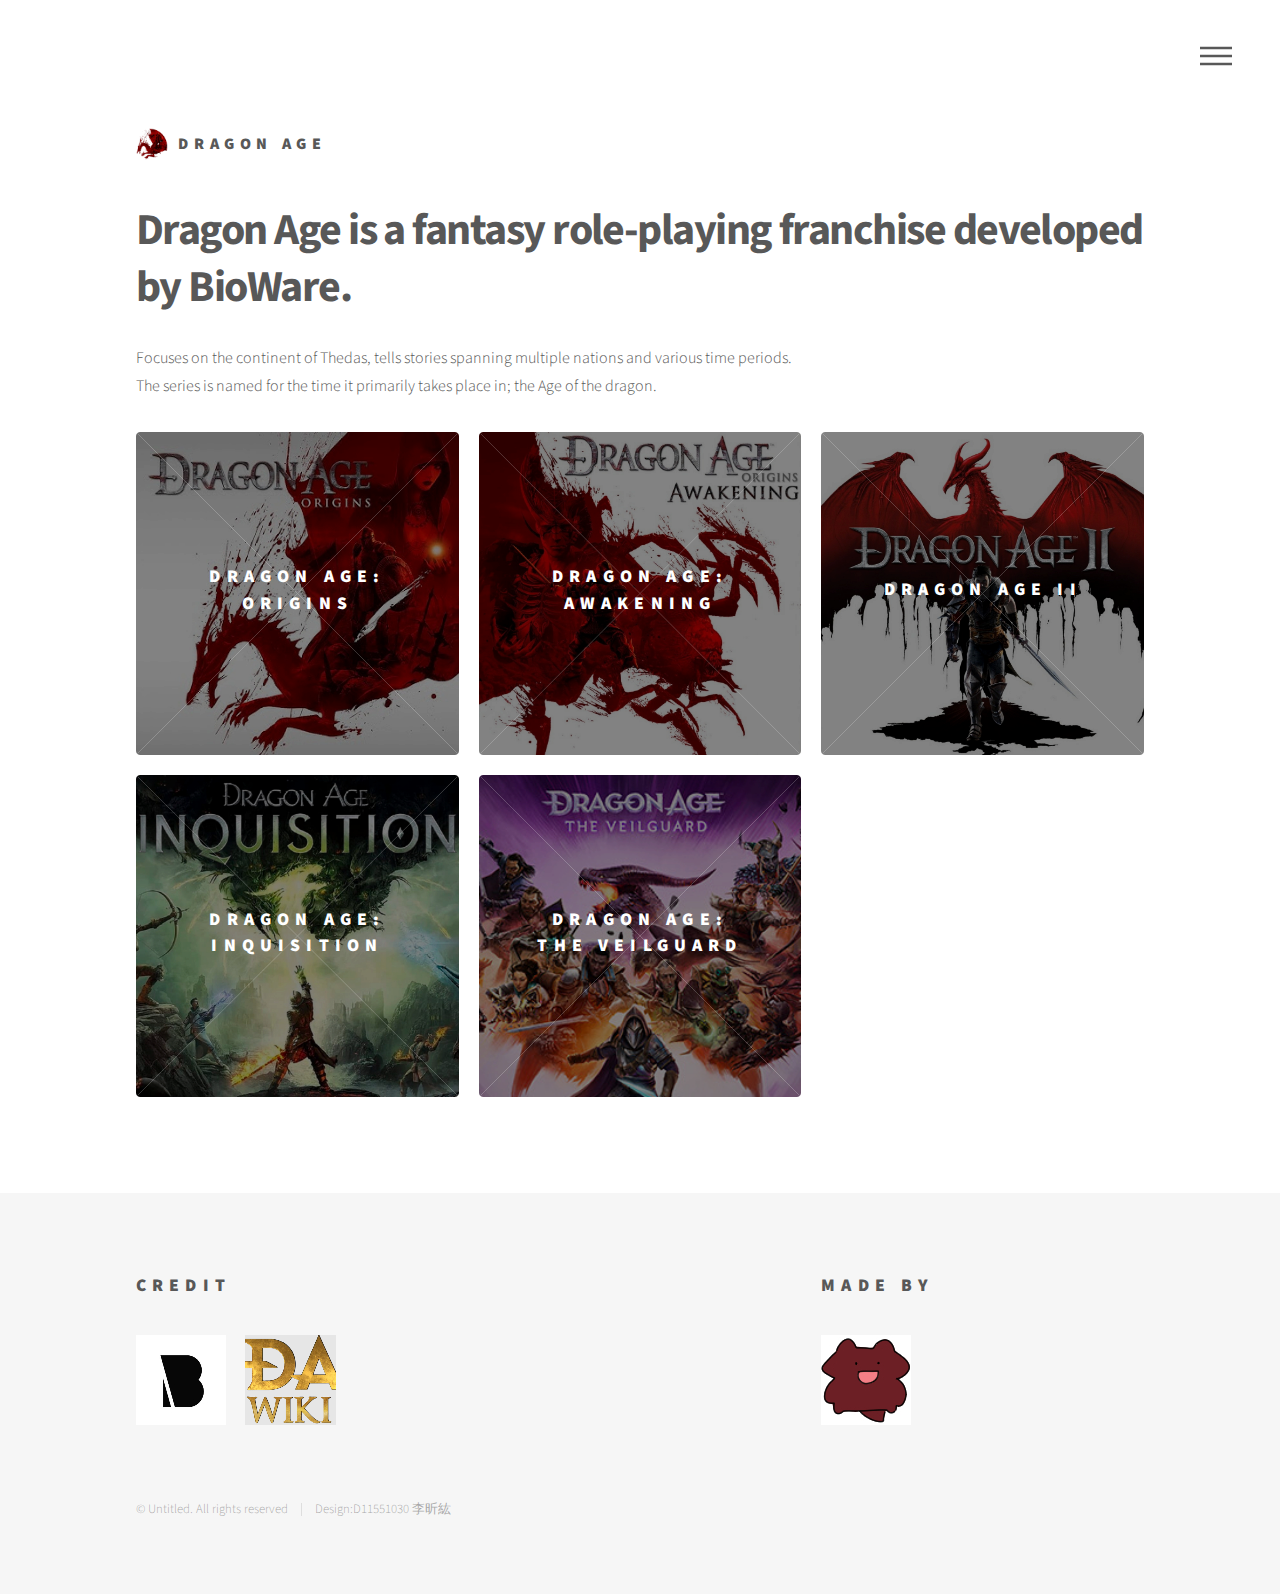
<file: endterm/index.html>
<!DOCTYPE HTML>
<!--
	Phantom by HTML5 UP
	html5up.net | @ajlkn
	Free for personal and commercial use under the CCA 3.0 license (html5up.net/license)
-->
<html>
	<head>
		<title>Dragon Age</title>
		<link rel="icon" type="image/x-icon" href="images/logo.png">
		<meta charset="utf-8" />
		<meta name="viewport" content="width=device-width, initial-scale=1, user-scalable=no" />
		<link rel="stylesheet" href="assets/css/main.css" />
		<noscript><link rel="stylesheet" href="assets/css/noscript.css" /></noscript>
	</head>
	<body class="is-preload">
		<!-- Wrapper -->
			<div id="wrapper">

				<!-- Header -->
					<header id="header">
						<div class="inner">

							<!-- Logo -->
								<a href="index.html" class="logo">
									<span class="symbol"><img src="images/logo.png" alt="" /></span><span class="title">Dragon Age</span>
								</a>

							<!-- Nav -->
								<nav>
									<ul>
										<li><a href="#menu">Menu</a></li>
									</ul>
								</nav>

						</div>
					</header>

				<!-- Menu -->
					<nav id="menu">
						<h2>Menu</h2>
						<ul>
							<li><a href="index.html">Home Page</a></li>
							<li><a href="generic1.html">Dragon age: Origins</a></li>
							<li><a href="generic2.html">Dragon Age: Awakening</a></li>
							<li><a href="generic3.html">Dragon Age II</a></li>
							<li><a href="generic4.html">Dragon Age: Inquisition</a></li>
							<li><a href="generic5.html">Dragon Age: The Veilguard</a></li>
						</ul>
					</nav>

				<!-- Main -->
					<div id="main">
						<div class="inner">
							<header>
								<h1>Dragon Age is a fantasy role-playing franchise developed<br />
									by BioWare.</a></h1>
								<p>Focuses on the continent of Thedas, tells stories spanning multiple nations and various time periods.<br/>
									The series is named for the time it primarily takes place in; the Age of the dragon.</p>
							</header>
							<section class="tiles">
								<article class="style1">
									<span class="image">
										<img src="images/hq720.jpg" alt="" />
									</span>
									<a href="generic1.html">
										<h2>Dragon Age:<br/>Origins</h2>
										<div class="content">
											<p>The first game of the Dragon Age series, released on November 3, 2009.</p>
										</div>
									</a>
								</article>
								<article class="style2">
									<span class="image">
										<img src="images/daa.jpg" alt="" />
									</span>
									<a href="generic2.html">
										<h2>Dragon Age:<br/>Awakening</h2>
										<div class="content">
											<p>The expansion pack of the first game, released on March 16, 2010.</p>
										</div>
									</a>
								</article>
								<article class="style3">
									<span class="image">
										<img src="images/da2.jpg" alt="" />
									</span>
									<a href="generic3.html">
										<h2>Dragon Age II</h2>
										<div class="content">
											<p>The second game of the series, released on March 8, 2011.</p>
										</div>
									</a>
								</article>
								<article class="style4">
									<span class="image">
										<img src="images/dai.jpg" alt="" />
									</span>
									<a href="generic4.html">
										<h2>Dragon Age:<br/>Inquisition</h2>
										<div class="content">
											<p>The third game of the series, released on November 18, 2014.</p>
										</div>
									</a>
								</article>
								<article class="style5">
									<span class="image">
										<img src="images/datv.jpg" alt="" />
									</span>
									<a href="generic5.html">
										<h2>Dragon Age:<br/>The Veilguard</h2>
										<div class="content">
											<p>The fourth game of the series, released on October 31, 2024.</p>
										</div>
									</a>
								</article>
							</section>
						</div>
					</div>

				<!-- Footer -->
					<footer id="footer">
						<div class="inner">
							<section>
								<h2>Credit</h2>
								<ul class="icons">
									<li><img src="images/biowarelogo.jpg"></li>
									<li><img src="images/Dawiki.png"></li>
							</section>
							<section>
								<h2>Made by</h2>
								<ul class="icons">
									<li><img src="images/mobao.jpg"></li>
								</ul>
							</section>
							<ul class="copyright">
								<li>&copy; Untitled. All rights reserved</li><li>Design:D11551030 李昕紘</li>
							</ul>
						</div>
					</footer>

			</div>

		<!-- Scripts -->
			<script src="assets/js/jquery.min.js"></script>
			<script src="assets/js/browser.min.js"></script>
			<script src="assets/js/breakpoints.min.js"></script>
			<script src="assets/js/util.js"></script>
			<script src="assets/js/main.js"></script>

	</body>
</html>
</file>
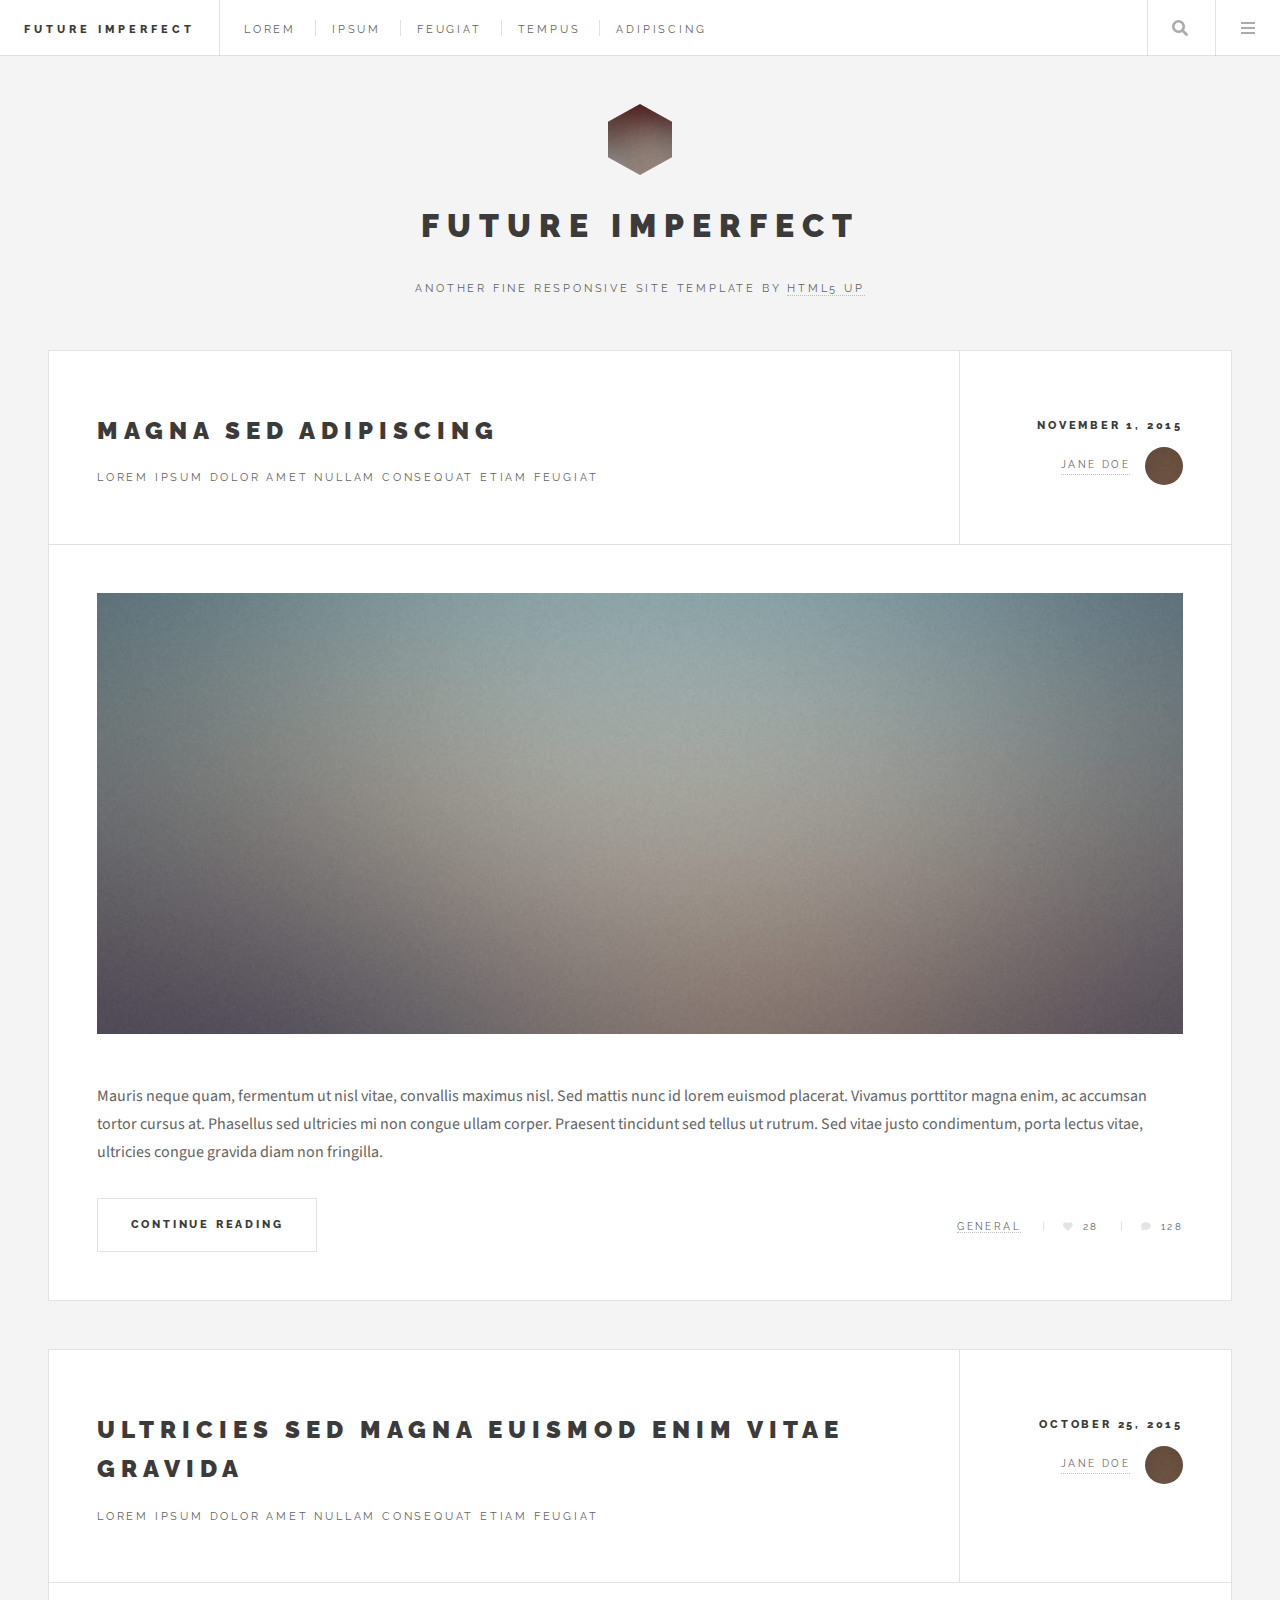
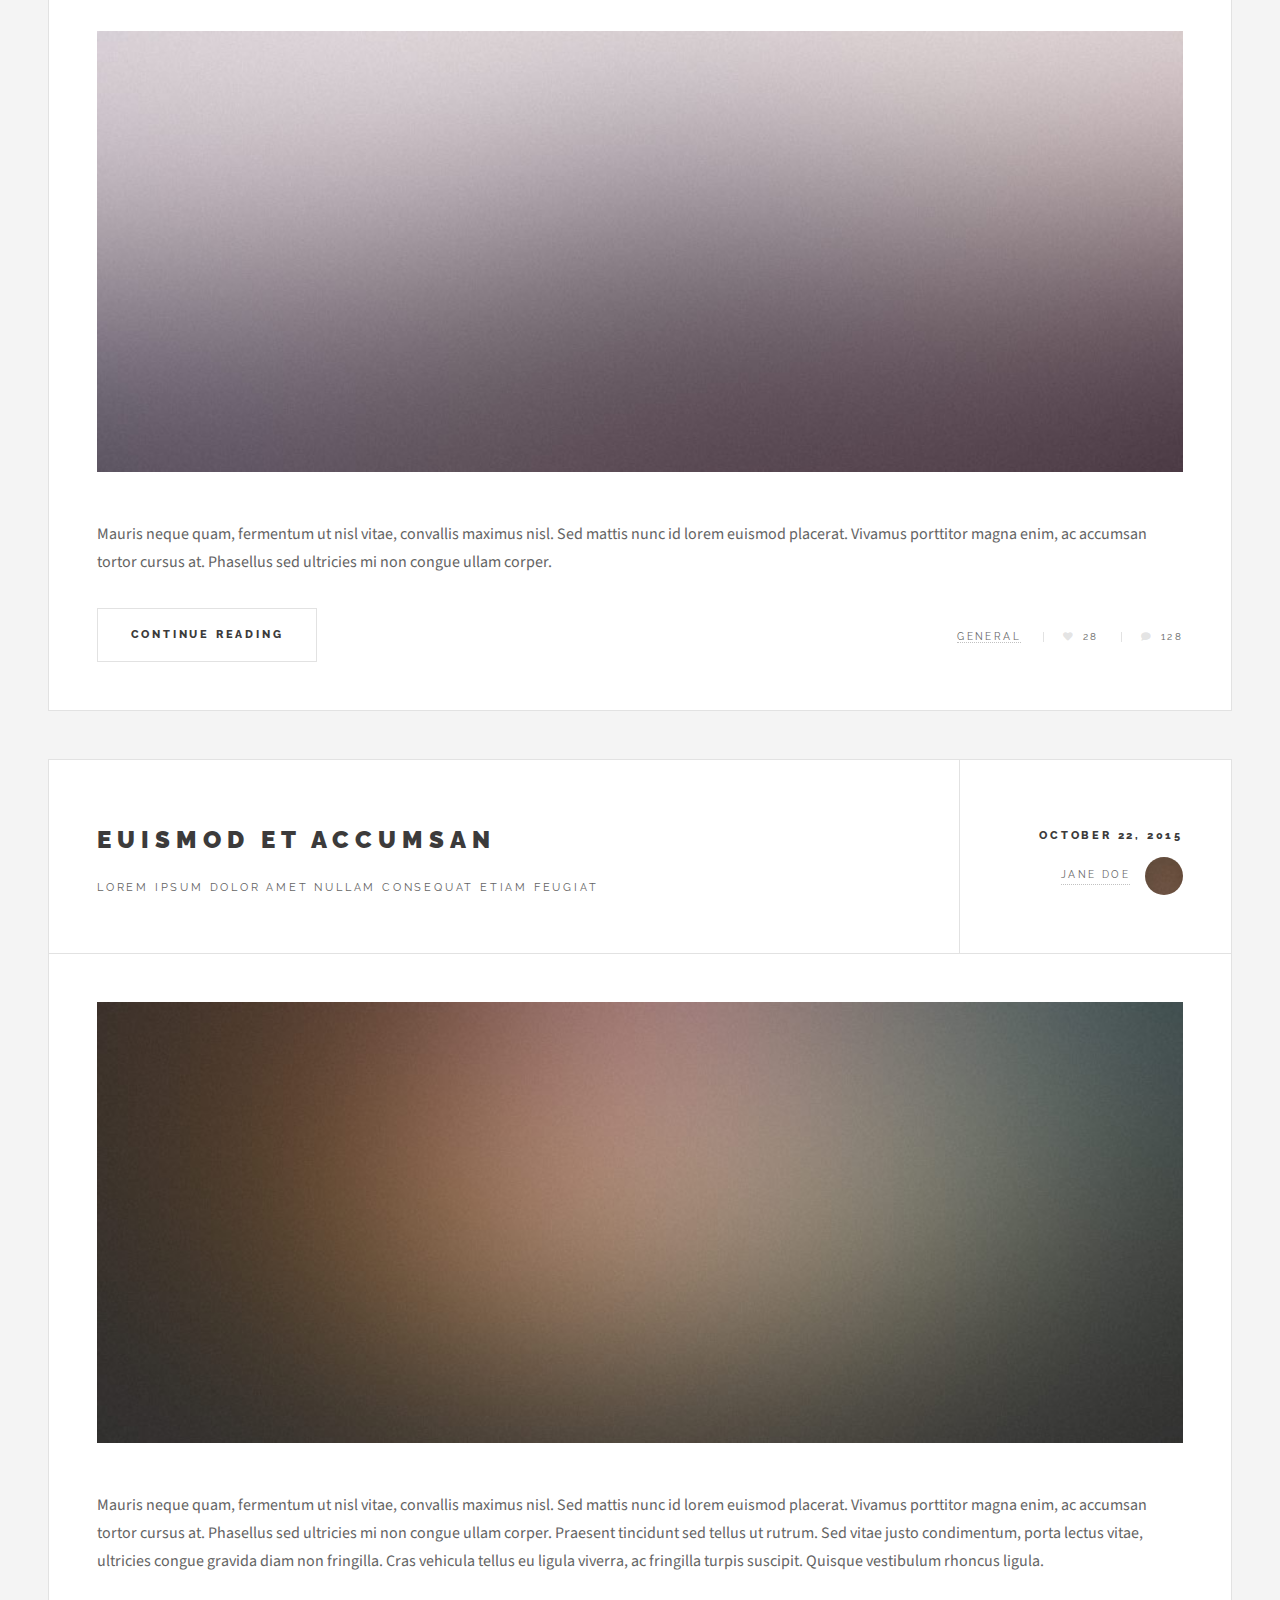
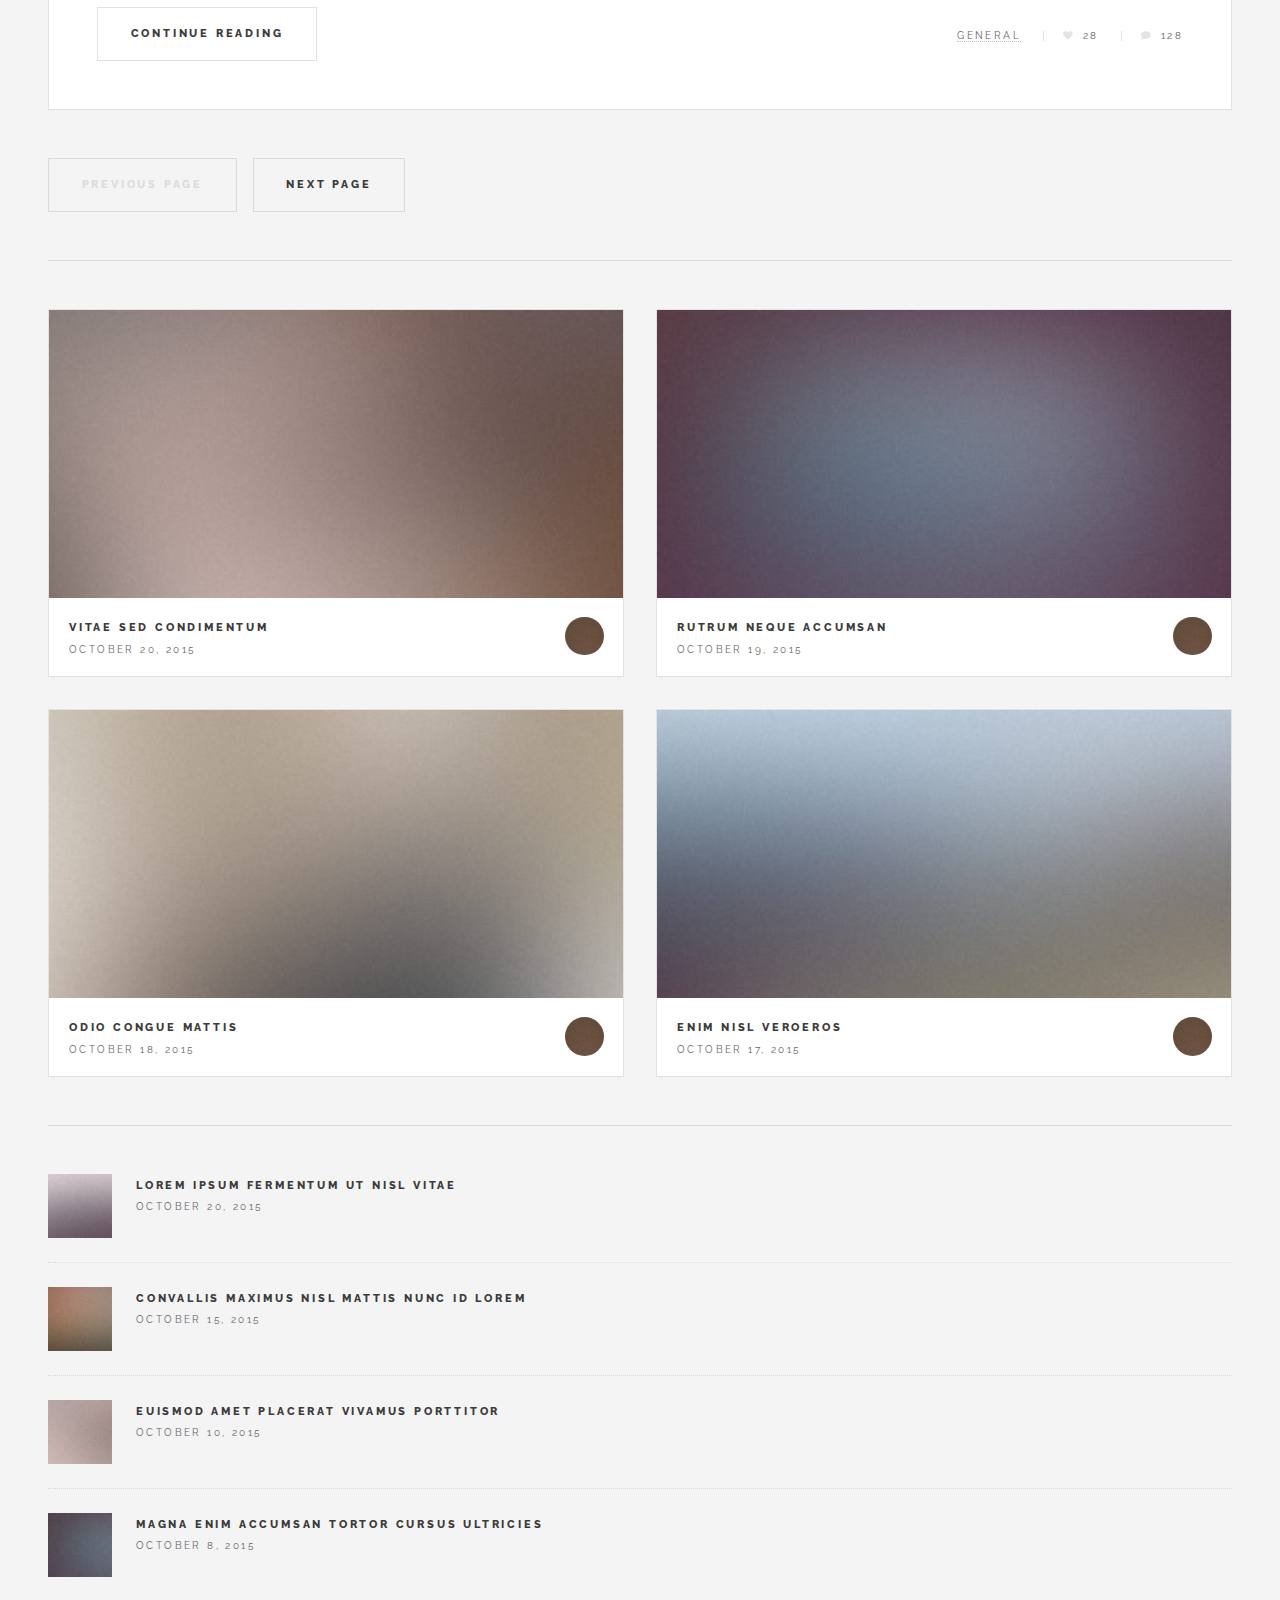
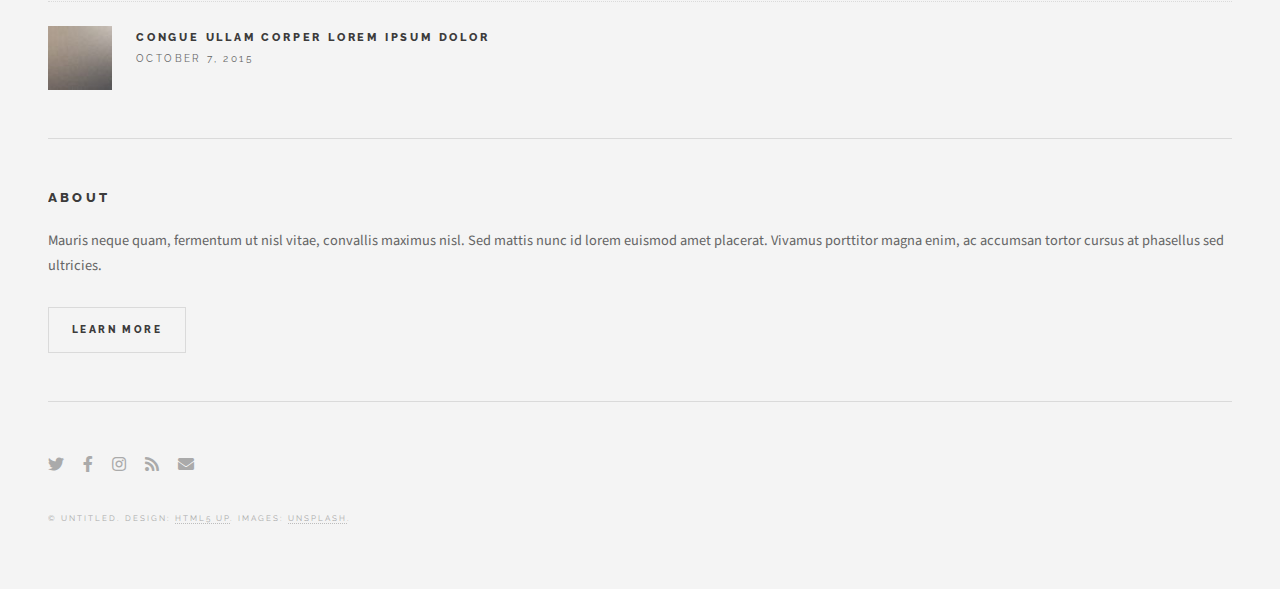
<file: html5up-future-imperfect/index.html>
<!DOCTYPE HTML>
<!--
	Future Imperfect by HTML5 UP
	html5up.net | @ajlkn
	Free for personal and commercial use under the CCA 3.0 license (html5up.net/license)
-->
<html>
	<head>
		<title>Future Imperfect by HTML5 UP</title>
		<meta charset="utf-8" />
		<meta name="viewport" content="width=device-width, initial-scale=1, user-scalable=no" />
		<link rel="stylesheet" href="assets/css/main.css" />
	</head>
	<body class="is-preload">

		<!-- Wrapper -->
			<div id="wrapper">

				<!-- Header -->
					<header id="header">
						<h1><a href="index.html">Future Imperfect</a></h1>
						<nav class="links">
							<ul>
								<li><a href="#">Lorem</a></li>
								<li><a href="#">Ipsum</a></li>
								<li><a href="#">Feugiat</a></li>
								<li><a href="#">Tempus</a></li>
								<li><a href="#">Adipiscing</a></li>
							</ul>
						</nav>
						<nav class="main">
							<ul>
								<li class="search">
									<a class="fa-search" href="#search">Search</a>
									<form id="search" method="get" action="#">
										<input type="text" name="query" placeholder="Search" />
									</form>
								</li>
								<li class="menu">
									<a class="fa-bars" href="#menu">Menu</a>
								</li>
							</ul>
						</nav>
					</header>

				<!-- Menu -->
					<section id="menu">

						<!-- Search -->
							<section>
								<form class="search" method="get" action="#">
									<input type="text" name="query" placeholder="Search" />
								</form>
							</section>

						<!-- Links -->
							<section>
								<ul class="links">
									<li>
										<a href="#">
											<h3>Lorem ipsum</h3>
											<p>Feugiat tempus veroeros dolor</p>
										</a>
									</li>
									<li>
										<a href="#">
											<h3>Dolor sit amet</h3>
											<p>Sed vitae justo condimentum</p>
										</a>
									</li>
									<li>
										<a href="#">
											<h3>Feugiat veroeros</h3>
											<p>Phasellus sed ultricies mi congue</p>
										</a>
									</li>
									<li>
										<a href="#">
											<h3>Etiam sed consequat</h3>
											<p>Porta lectus amet ultricies</p>
										</a>
									</li>
								</ul>
							</section>

						<!-- Actions -->
							<section>
								<ul class="actions stacked">
									<li><a href="#" class="button large fit">Log In</a></li>
								</ul>
							</section>

					</section>

				<!-- Main -->
					<div id="main">

						<!-- Post -->
							<article class="post">
								<header>
									<div class="title">
										<h2><a href="single.html">Magna sed adipiscing</a></h2>
										<p>Lorem ipsum dolor amet nullam consequat etiam feugiat</p>
									</div>
									<div class="meta">
										<time class="published" datetime="2015-11-01">November 1, 2015</time>
										<a href="#" class="author"><span class="name">Jane Doe</span><img src="images/avatar.jpg" alt="" /></a>
									</div>
								</header>
								<a href="single.html" class="image featured"><img src="images/pic01.jpg" alt="" /></a>
								<p>Mauris neque quam, fermentum ut nisl vitae, convallis maximus nisl. Sed mattis nunc id lorem euismod placerat. Vivamus porttitor magna enim, ac accumsan tortor cursus at. Phasellus sed ultricies mi non congue ullam corper. Praesent tincidunt sed tellus ut rutrum. Sed vitae justo condimentum, porta lectus vitae, ultricies congue gravida diam non fringilla.</p>
								<footer>
									<ul class="actions">
										<li><a href="single.html" class="button large">Continue Reading</a></li>
									</ul>
									<ul class="stats">
										<li><a href="#">General</a></li>
										<li><a href="#" class="icon solid fa-heart">28</a></li>
										<li><a href="#" class="icon solid fa-comment">128</a></li>
									</ul>
								</footer>
							</article>

						<!-- Post -->
							<article class="post">
								<header>
									<div class="title">
										<h2><a href="single.html">Ultricies sed magna euismod enim vitae gravida</a></h2>
										<p>Lorem ipsum dolor amet nullam consequat etiam feugiat</p>
									</div>
									<div class="meta">
										<time class="published" datetime="2015-10-25">October 25, 2015</time>
										<a href="#" class="author"><span class="name">Jane Doe</span><img src="images/avatar.jpg" alt="" /></a>
									</div>
								</header>
								<a href="single.html" class="image featured"><img src="images/pic02.jpg" alt="" /></a>
								<p>Mauris neque quam, fermentum ut nisl vitae, convallis maximus nisl. Sed mattis nunc id lorem euismod placerat. Vivamus porttitor magna enim, ac accumsan tortor cursus at. Phasellus sed ultricies mi non congue ullam corper.</p>
								<footer>
									<ul class="actions">
										<li><a href="single.html" class="button large">Continue Reading</a></li>
									</ul>
									<ul class="stats">
										<li><a href="#">General</a></li>
										<li><a href="#" class="icon solid fa-heart">28</a></li>
										<li><a href="#" class="icon solid fa-comment">128</a></li>
									</ul>
								</footer>
							</article>

						<!-- Post -->
							<article class="post">
								<header>
									<div class="title">
										<h2><a href="single.html">Euismod et accumsan</a></h2>
										<p>Lorem ipsum dolor amet nullam consequat etiam feugiat</p>
									</div>
									<div class="meta">
										<time class="published" datetime="2015-10-22">October 22, 2015</time>
										<a href="#" class="author"><span class="name">Jane Doe</span><img src="images/avatar.jpg" alt="" /></a>
									</div>
								</header>
								<a href="single.html" class="image featured"><img src="images/pic03.jpg" alt="" /></a>
								<p>Mauris neque quam, fermentum ut nisl vitae, convallis maximus nisl. Sed mattis nunc id lorem euismod placerat. Vivamus porttitor magna enim, ac accumsan tortor cursus at. Phasellus sed ultricies mi non congue ullam corper. Praesent tincidunt sed tellus ut rutrum. Sed vitae justo condimentum, porta lectus vitae, ultricies congue gravida diam non fringilla. Cras vehicula tellus eu ligula viverra, ac fringilla turpis suscipit. Quisque vestibulum rhoncus ligula.</p>
								<footer>
									<ul class="actions">
										<li><a href="single.html" class="button large">Continue Reading</a></li>
									</ul>
									<ul class="stats">
										<li><a href="#">General</a></li>
										<li><a href="#" class="icon solid fa-heart">28</a></li>
										<li><a href="#" class="icon solid fa-comment">128</a></li>
									</ul>
								</footer>
							</article>

						<!-- Post -->
						<!--
							<article class="post">
								<header>
									<div class="title">
										<h2><a href="#">Elements</a></h2>
										<p>Lorem ipsum dolor amet nullam consequat etiam feugiat</p>
									</div>
									<div class="meta">
										<time class="published" datetime="2015-10-18">October 18, 2015</time>
										<a href="#" class="author"><span class="name">Jane Doe</span><img src="images/avatar.jpg" alt="" /></a>
									</div>
								</header>

								<section>
									<h3>Text</h3>
									<p>This is <b>bold</b> and this is <strong>strong</strong>. This is <i>italic</i> and this is <em>emphasized</em>.
									This is <sup>superscript</sup> text and this is <sub>subscript</sub> text.
									This is <u>underlined</u> and this is code: <code>for (;;) { ... }</code>. Finally, <a href="#">this is a link</a>.</p>
									<hr />
									<p>Nunc lacinia ante nunc ac lobortis. Interdum adipiscing gravida odio porttitor sem non mi integer non faucibus ornare mi ut ante amet placerat aliquet. Volutpat eu sed ante lacinia sapien lorem accumsan varius montes viverra nibh in adipiscing blandit tempus accumsan.</p>
									<hr />
									<h2>Heading Level 2</h2>
									<h3>Heading Level 3</h3>
									<h4>Heading Level 4</h4>
									<hr />
									<h4>Blockquote</h4>
									<blockquote>Fringilla nisl. Donec accumsan interdum nisi, quis tincidunt felis sagittis eget tempus euismod. Vestibulum ante ipsum primis in faucibus vestibulum. Blandit adipiscing eu felis iaculis volutpat ac adipiscing accumsan faucibus. Vestibulum ante ipsum primis in faucibus lorem ipsum dolor sit amet nullam adipiscing eu felis.</blockquote>
									<h4>Preformatted</h4>
									<pre><code>i = 0;

while (!deck.isInOrder()) {
  print 'Iteration ' + i;
  deck.shuffle();
  i++;
}

print 'It took ' + i + ' iterations to sort the deck.';</code></pre>
								</section>

								<section>
									<h3>Lists</h3>
									<div class="row">
										<div class="col-6 col-12-medium">
											<h4>Unordered</h4>
											<ul>
												<li>Dolor pulvinar etiam.</li>
												<li>Sagittis adipiscing.</li>
												<li>Felis enim feugiat.</li>
											</ul>
											<h4>Alternate</h4>
											<ul class="alt">
												<li>Dolor pulvinar etiam.</li>
												<li>Sagittis adipiscing.</li>
												<li>Felis enim feugiat.</li>
											</ul>
										</div>
										<div class="col-6 col-12-medium">
											<h4>Ordered</h4>
											<ol>
												<li>Dolor pulvinar etiam.</li>
												<li>Etiam vel felis viverra.</li>
												<li>Felis enim feugiat.</li>
												<li>Dolor pulvinar etiam.</li>
												<li>Etiam vel felis lorem.</li>
												<li>Felis enim et feugiat.</li>
											</ol>
											<h4>Icons</h4>
											<ul class="icons">
												<li><a href="#" class="icon brands fa-twitter"><span class="label">Twitter</span></a></li>
												<li><a href="#" class="icon brands fa-facebook-f"><span class="label">Facebook</span></a></li>
												<li><a href="#" class="icon brands fa-instagram"><span class="label">Instagram</span></a></li>
												<li><a href="#" class="icon brands fa-github"><span class="label">Github</span></a></li>
											</ul>
										</div>
									</div>
									<h3>Actions</h3>
									<div class="row">
										<div class="col-6 col-12-medium">
											<ul class="actions">
												<li><a href="#" class="button">Default</a></li>
												<li><a href="#" class="button">Default</a></li>
												<li><a href="#" class="button">Default</a></li>
											</ul>
											<ul class="actions small">
												<li><a href="#" class="button small">Small</a></li>
												<li><a href="#" class="button small">Small</a></li>
												<li><a href="#" class="button small">Small</a></li>
											</ul>
											<ul class="actions stacked">
												<li><a href="#" class="button">Default</a></li>
												<li><a href="#" class="button">Default</a></li>
												<li><a href="#" class="button">Default</a></li>
											</ul>
											<ul class="actions stacked">
												<li><a href="#" class="button small">Small</a></li>
												<li><a href="#" class="button small">Small</a></li>
												<li><a href="#" class="button small">Small</a></li>
											</ul>
										</div>
										<div class="col-6 col-12-medium">
											<ul class="actions stacked">
												<li><a href="#" class="button fit">Default</a></li>
												<li><a href="#" class="button fit">Default</a></li>
											</ul>
											<ul class="actions stacked">
												<li><a href="#" class="button small fit">Small</a></li>
												<li><a href="#" class="button small fit">Small</a></li>
											</ul>
										</div>
									</div>
								</section>

								<section>
									<h3>Table</h3>
									<h4>Default</h4>
									<div class="table-wrapper">
										<table>
											<thead>
												<tr>
													<th>Name</th>
													<th>Description</th>
													<th>Price</th>
												</tr>
											</thead>
											<tbody>
												<tr>
													<td>Item One</td>
													<td>Ante turpis integer aliquet porttitor.</td>
													<td>29.99</td>
												</tr>
												<tr>
													<td>Item Two</td>
													<td>Vis ac commodo adipiscing arcu aliquet.</td>
													<td>19.99</td>
												</tr>
												<tr>
													<td>Item Three</td>
													<td> Morbi faucibus arcu accumsan lorem.</td>
													<td>29.99</td>
												</tr>
												<tr>
													<td>Item Four</td>
													<td>Vitae integer tempus condimentum.</td>
													<td>19.99</td>
												</tr>
												<tr>
													<td>Item Five</td>
													<td>Ante turpis integer aliquet porttitor.</td>
													<td>29.99</td>
												</tr>
											</tbody>
											<tfoot>
												<tr>
													<td colspan="2"></td>
													<td>100.00</td>
												</tr>
											</tfoot>
										</table>
									</div>

									<h4>Alternate</h4>
									<div class="table-wrapper">
										<table class="alt">
											<thead>
												<tr>
													<th>Name</th>
													<th>Description</th>
													<th>Price</th>
												</tr>
											</thead>
											<tbody>
												<tr>
													<td>Item One</td>
													<td>Ante turpis integer aliquet porttitor.</td>
													<td>29.99</td>
												</tr>
												<tr>
													<td>Item Two</td>
													<td>Vis ac commodo adipiscing arcu aliquet.</td>
													<td>19.99</td>
												</tr>
												<tr>
													<td>Item Three</td>
													<td> Morbi faucibus arcu accumsan lorem.</td>
													<td>29.99</td>
												</tr>
												<tr>
													<td>Item Four</td>
													<td>Vitae integer tempus condimentum.</td>
													<td>19.99</td>
												</tr>
												<tr>
													<td>Item Five</td>
													<td>Ante turpis integer aliquet porttitor.</td>
													<td>29.99</td>
												</tr>
											</tbody>
											<tfoot>
												<tr>
													<td colspan="2"></td>
													<td>100.00</td>
												</tr>
											</tfoot>
										</table>
									</div>
								</section>

								<section>
									<h3>Buttons</h3>
									<ul class="actions">
										<li><a href="#" class="button large">Large</a></li>
										<li><a href="#" class="button">Default</a></li>
										<li><a href="#" class="button small">Small</a></li>
									</ul>
									<ul class="actions fit">
										<li><a href="#" class="button fit">Fit</a></li>
										<li><a href="#" class="button fit">Fit</a></li>
										<li><a href="#" class="button fit">Fit</a></li>
									</ul>
									<ul class="actions fit small">
										<li><a href="#" class="button fit small">Fit + Small</a></li>
										<li><a href="#" class="button fit small">Fit + Small</a></li>
										<li><a href="#" class="button fit small">Fit + Small</a></li>
									</ul>
									<ul class="actions">
										<li><a href="#" class="button icon solid fa-download">Icon</a></li>
										<li><a href="#" class="button icon solid fa-upload">Icon</a></li>
										<li><a href="#" class="button icon solid fa-save">Icon</a></li>
									</ul>
									<ul class="actions">
										<li><span class="button disabled">Disabled</span></li>
										<li><span class="button disabled icon solid fa-download">Disabled</span></li>
									</ul>
								</section>

								<section>
									<h3>Form</h3>
									<form method="post" action="#">
										<div class="row gtr-uniform">
											<div class="col-6 col-12-xsmall">
												<input type="text" name="demo-name" id="demo-name" value="" placeholder="Name" />
											</div>
											<div class="col-6 col-12-xsmall">
												<input type="email" name="demo-email" id="demo-email" value="" placeholder="Email" />
											</div>
											<div class="col-12">
												<select name="demo-category" id="demo-category">
													<option value="">- Category -</option>
													<option value="1">Manufacturing</option>
													<option value="1">Shipping</option>
													<option value="1">Administration</option>
													<option value="1">Human Resources</option>
												</select>
											</div>
											<div class="col-4 col-12-small">
												<input type="radio" id="demo-priority-low" name="demo-priority" checked>
												<label for="demo-priority-low">Low</label>
											</div>
											<div class="col-4 col-12-small">
												<input type="radio" id="demo-priority-normal" name="demo-priority">
												<label for="demo-priority-normal">Normal</label>
											</div>
											<div class="col-4 col-12-small">
												<input type="radio" id="demo-priority-high" name="demo-priority">
												<label for="demo-priority-high">High</label>
											</div>
											<div class="col-6 col-12-small">
												<input type="checkbox" id="demo-copy" name="demo-copy">
												<label for="demo-copy">Email me a copy</label>
											</div>
											<div class="col-6 col-12-small">
												<input type="checkbox" id="demo-human" name="demo-human" checked>
												<label for="demo-human">Not a robot</label>
											</div>
											<div class="col-12">
												<textarea name="demo-message" id="demo-message" placeholder="Enter your message" rows="6"></textarea>
											</div>
											<div class="col-12">
												<ul class="actions">
													<li><input type="submit" value="Send Message" /></li>
													<li><input type="reset" value="Reset" /></li>
												</ul>
											</div>
										</div>
									</form>
								</section>

								<section>
									<h3>Image</h3>
									<h4>Fit</h4>
									<div class="box alt">
										<div class="row gtr-uniform">
											<div class="col-12"><span class="image fit"><img src="images/pic02.jpg" alt="" /></span></div>
											<div class="col-4"><span class="image fit"><img src="images/pic04.jpg" alt="" /></span></div>
											<div class="col-4"><span class="image fit"><img src="images/pic05.jpg" alt="" /></span></div>
											<div class="col-4"><span class="image fit"><img src="images/pic06.jpg" alt="" /></span></div>
											<div class="col-4"><span class="image fit"><img src="images/pic06.jpg" alt="" /></span></div>
											<div class="col-4"><span class="image fit"><img src="images/pic04.jpg" alt="" /></span></div>
											<div class="col-4"><span class="image fit"><img src="images/pic05.jpg" alt="" /></span></div>
											<div class="col-4"><span class="image fit"><img src="images/pic05.jpg" alt="" /></span></div>
											<div class="col-4"><span class="image fit"><img src="images/pic06.jpg" alt="" /></span></div>
											<div class="col-4"><span class="image fit"><img src="images/pic04.jpg" alt="" /></span></div>
										</div>
									</div>
									<h4>Left &amp; Right</h4>
									<p><span class="image left"><img src="images/pic07.jpg" alt="" /></span>Fringilla nisl. Donec accumsan interdum nisi, quis tincidunt felis sagittis eget. tempus euismod. Vestibulum ante ipsum primis in faucibus vestibulum. Blandit adipiscing eu felis iaculis volutpat ac adipiscing accumsan eu faucibus. Integer ac pellentesque praesent tincidunt felis sagittis eget. tempus euismod. Vestibulum ante ipsum primis in faucibus vestibulum. Blandit adipiscing eu felis iaculis volutpat ac adipiscing accumsan eu faucibus. Integer ac pellentesque praesent. Donec accumsan interdum nisi, quis tincidunt felis sagittis eget. tempus euismod. Vestibulum ante ipsum primis in faucibus vestibulum. Blandit adipiscing eu felis iaculis volutpat ac adipiscing accumsan eu faucibus. Integer ac pellentesque praesent tincidunt felis sagittis eget. tempus euismod. Vestibulum ante ipsum primis in faucibus vestibulum. Blandit adipiscing eu felis iaculis volutpat ac adipiscing accumsan eu faucibus. Integer ac pellentesque praesent. Blandit adipiscing eu felis iaculis volutpat ac adipiscing accumsan eu faucibus. Integer ac pellentesque praesent tincidunt felis sagittis eget. tempus euismod. Vestibulum ante ipsum primis in faucibus vestibulum. Blandit adipiscing eu felis iaculis volutpat ac adipiscing accumsan eu faucibus. Integer ac pellentesque praesent.</p>
									<p><span class="image right"><img src="images/pic04.jpg" alt="" /></span>Fringilla nisl. Donec accumsan interdum nisi, quis tincidunt felis sagittis eget. tempus euismod. Vestibulum ante ipsum primis in faucibus vestibulum. Blandit adipiscing eu felis iaculis volutpat ac adipiscing accumsan eu faucibus. Integer ac pellentesque praesent tincidunt felis sagittis eget. tempus euismod. Vestibulum ante ipsum primis in faucibus vestibulum. Blandit adipiscing eu felis iaculis volutpat ac adipiscing accumsan eu faucibus. Integer ac pellentesque praesent. Donec accumsan interdum nisi, quis tincidunt felis sagittis eget. tempus euismod. Vestibulum ante ipsum primis in faucibus vestibulum. Blandit adipiscing eu felis iaculis volutpat ac adipiscing accumsan eu faucibus. Integer ac pellentesque praesent tincidunt felis sagittis eget. tempus euismod. Vestibulum ante ipsum primis in faucibus vestibulum. Blandit adipiscing eu felis iaculis volutpat ac adipiscing accumsan eu faucibus. Integer ac pellentesque praesent. Blandit adipiscing eu felis iaculis volutpat ac adipiscing accumsan eu faucibus. Integer ac pellentesque praesent tincidunt felis sagittis eget. tempus euismod. Vestibulum ante ipsum primis in faucibus vestibulum. Blandit adipiscing eu felis iaculis volutpat ac adipiscing accumsan eu faucibus. Integer ac pellentesque praesent.</p>
								</section>

							</article>
						-->

						<!-- Pagination -->
							<ul class="actions pagination">
								<li><a href="" class="disabled button large previous">Previous Page</a></li>
								<li><a href="#" class="button large next">Next Page</a></li>
							</ul>

					</div>

				<!-- Sidebar -->
					<section id="sidebar">

						<!-- Intro -->
							<section id="intro">
								<a href="#" class="logo"><img src="images/logo.jpg" alt="" /></a>
								<header>
									<h2>Future Imperfect</h2>
									<p>Another fine responsive site template by <a href="http://html5up.net">HTML5 UP</a></p>
								</header>
							</section>

						<!-- Mini Posts -->
							<section>
								<div class="mini-posts">

									<!-- Mini Post -->
										<article class="mini-post">
											<header>
												<h3><a href="single.html">Vitae sed condimentum</a></h3>
												<time class="published" datetime="2015-10-20">October 20, 2015</time>
												<a href="#" class="author"><img src="images/avatar.jpg" alt="" /></a>
											</header>
											<a href="single.html" class="image"><img src="images/pic04.jpg" alt="" /></a>
										</article>

									<!-- Mini Post -->
										<article class="mini-post">
											<header>
												<h3><a href="single.html">Rutrum neque accumsan</a></h3>
												<time class="published" datetime="2015-10-19">October 19, 2015</time>
												<a href="#" class="author"><img src="images/avatar.jpg" alt="" /></a>
											</header>
											<a href="single.html" class="image"><img src="images/pic05.jpg" alt="" /></a>
										</article>

									<!-- Mini Post -->
										<article class="mini-post">
											<header>
												<h3><a href="single.html">Odio congue mattis</a></h3>
												<time class="published" datetime="2015-10-18">October 18, 2015</time>
												<a href="#" class="author"><img src="images/avatar.jpg" alt="" /></a>
											</header>
											<a href="single.html" class="image"><img src="images/pic06.jpg" alt="" /></a>
										</article>

									<!-- Mini Post -->
										<article class="mini-post">
											<header>
												<h3><a href="single.html">Enim nisl veroeros</a></h3>
												<time class="published" datetime="2015-10-17">October 17, 2015</time>
												<a href="#" class="author"><img src="images/avatar.jpg" alt="" /></a>
											</header>
											<a href="single.html" class="image"><img src="images/pic07.jpg" alt="" /></a>
										</article>

								</div>
							</section>

						<!-- Posts List -->
							<section>
								<ul class="posts">
									<li>
										<article>
											<header>
												<h3><a href="single.html">Lorem ipsum fermentum ut nisl vitae</a></h3>
												<time class="published" datetime="2015-10-20">October 20, 2015</time>
											</header>
											<a href="single.html" class="image"><img src="images/pic08.jpg" alt="" /></a>
										</article>
									</li>
									<li>
										<article>
											<header>
												<h3><a href="single.html">Convallis maximus nisl mattis nunc id lorem</a></h3>
												<time class="published" datetime="2015-10-15">October 15, 2015</time>
											</header>
											<a href="single.html" class="image"><img src="images/pic09.jpg" alt="" /></a>
										</article>
									</li>
									<li>
										<article>
											<header>
												<h3><a href="single.html">Euismod amet placerat vivamus porttitor</a></h3>
												<time class="published" datetime="2015-10-10">October 10, 2015</time>
											</header>
											<a href="single.html" class="image"><img src="images/pic10.jpg" alt="" /></a>
										</article>
									</li>
									<li>
										<article>
											<header>
												<h3><a href="single.html">Magna enim accumsan tortor cursus ultricies</a></h3>
												<time class="published" datetime="2015-10-08">October 8, 2015</time>
											</header>
											<a href="single.html" class="image"><img src="images/pic11.jpg" alt="" /></a>
										</article>
									</li>
									<li>
										<article>
											<header>
												<h3><a href="single.html">Congue ullam corper lorem ipsum dolor</a></h3>
												<time class="published" datetime="2015-10-06">October 7, 2015</time>
											</header>
											<a href="single.html" class="image"><img src="images/pic12.jpg" alt="" /></a>
										</article>
									</li>
								</ul>
							</section>

						<!-- About -->
							<section class="blurb">
								<h2>About</h2>
								<p>Mauris neque quam, fermentum ut nisl vitae, convallis maximus nisl. Sed mattis nunc id lorem euismod amet placerat. Vivamus porttitor magna enim, ac accumsan tortor cursus at phasellus sed ultricies.</p>
								<ul class="actions">
									<li><a href="#" class="button">Learn More</a></li>
								</ul>
							</section>

						<!-- Footer -->
							<section id="footer">
								<ul class="icons">
									<li><a href="#" class="icon brands fa-twitter"><span class="label">Twitter</span></a></li>
									<li><a href="#" class="icon brands fa-facebook-f"><span class="label">Facebook</span></a></li>
									<li><a href="#" class="icon brands fa-instagram"><span class="label">Instagram</span></a></li>
									<li><a href="#" class="icon solid fa-rss"><span class="label">RSS</span></a></li>
									<li><a href="#" class="icon solid fa-envelope"><span class="label">Email</span></a></li>
								</ul>
								<p class="copyright">&copy; Untitled. Design: <a href="http://html5up.net">HTML5 UP</a>. Images: <a href="http://unsplash.com">Unsplash</a>.</p>
							</section>

					</section>

			</div>

		<!-- Scripts -->
			<script src="assets/js/jquery.min.js"></script>
			<script src="assets/js/browser.min.js"></script>
			<script src="assets/js/breakpoints.min.js"></script>
			<script src="assets/js/util.js"></script>
			<script src="assets/js/main.js"></script>

	</body>
</html>
</file>
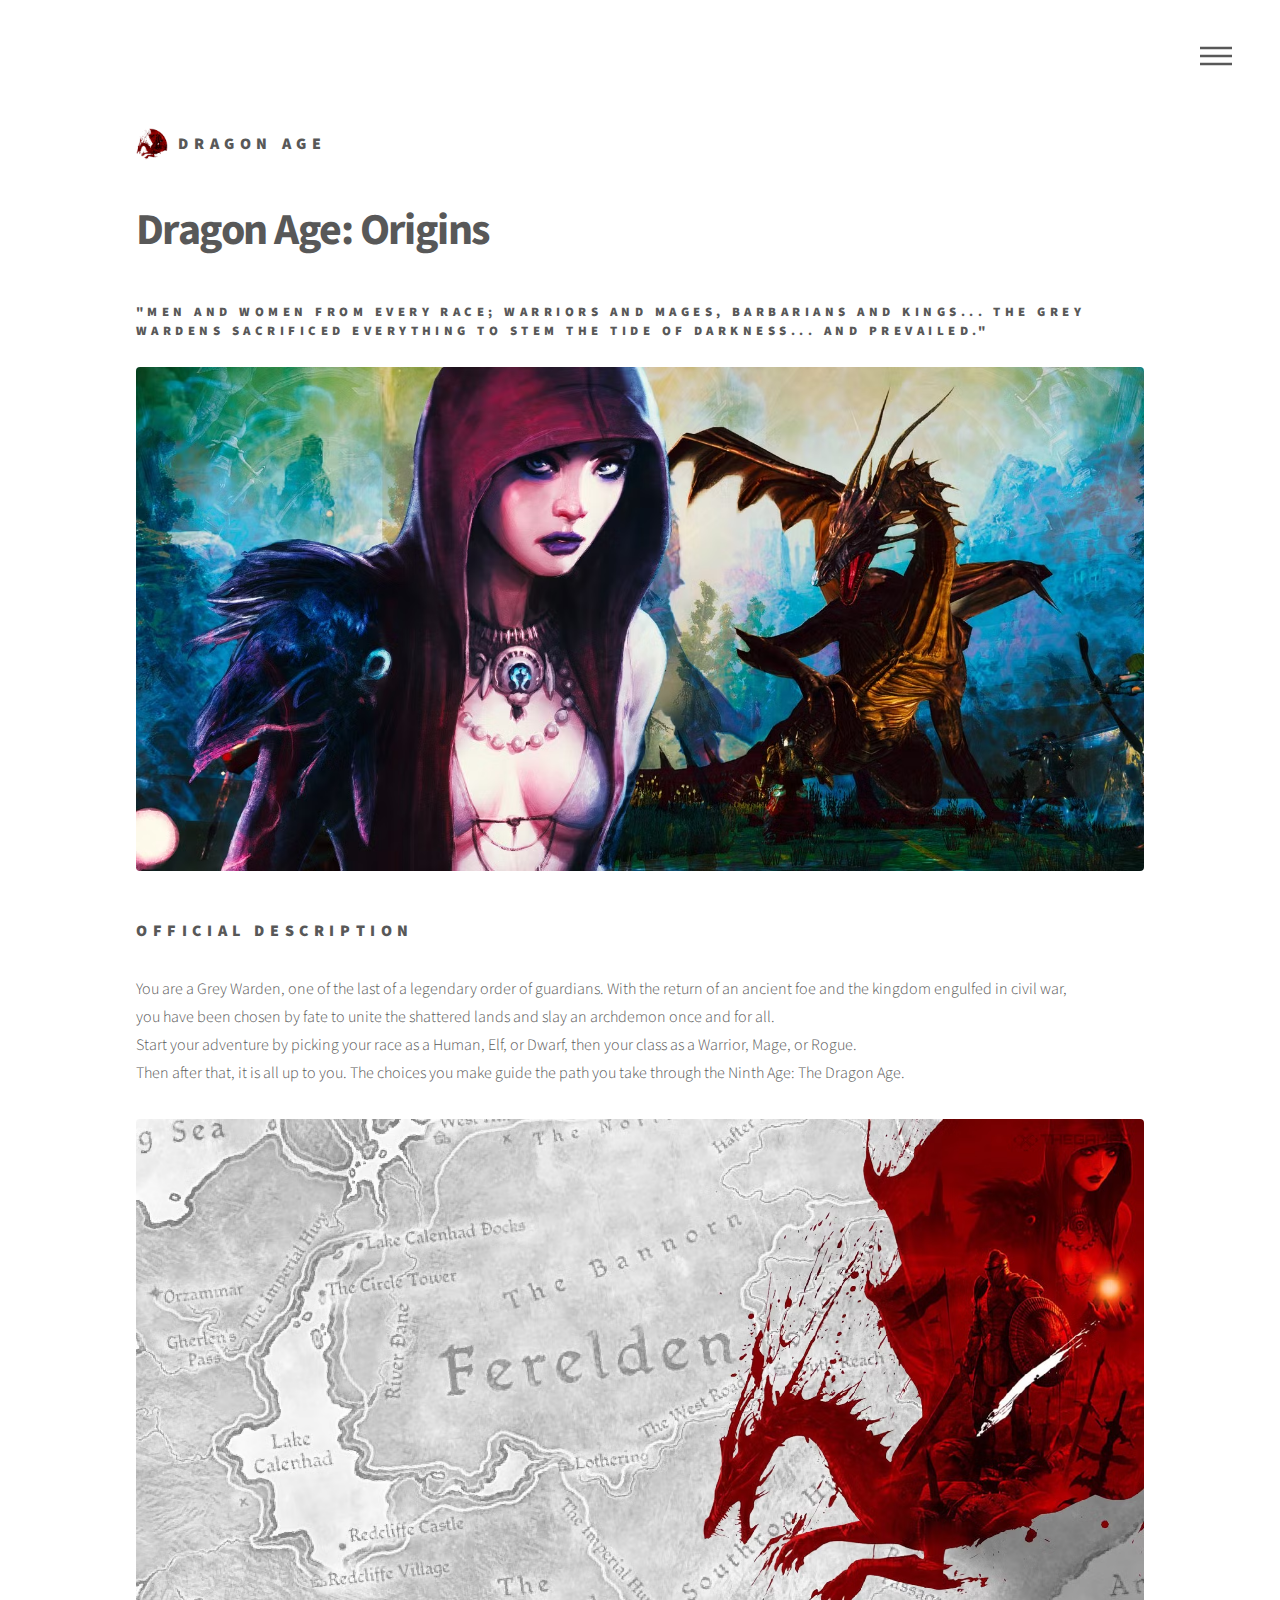
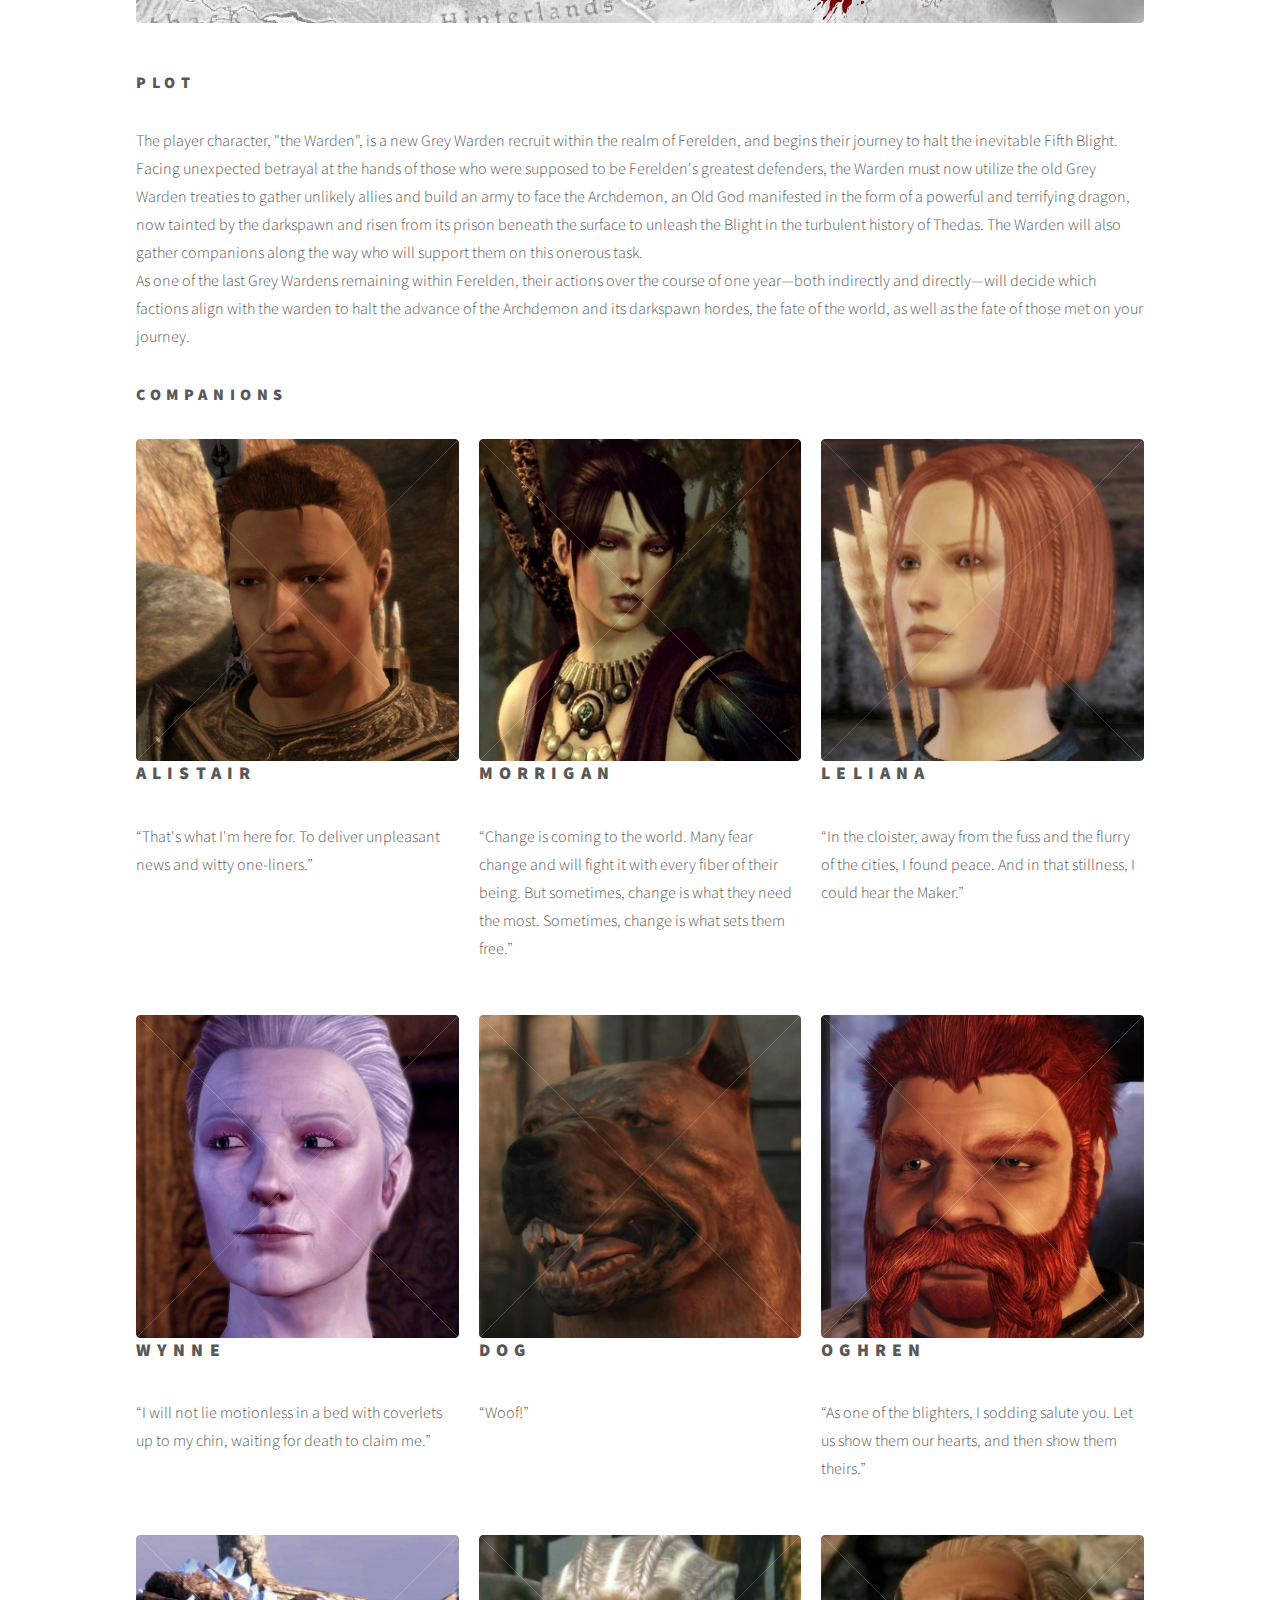
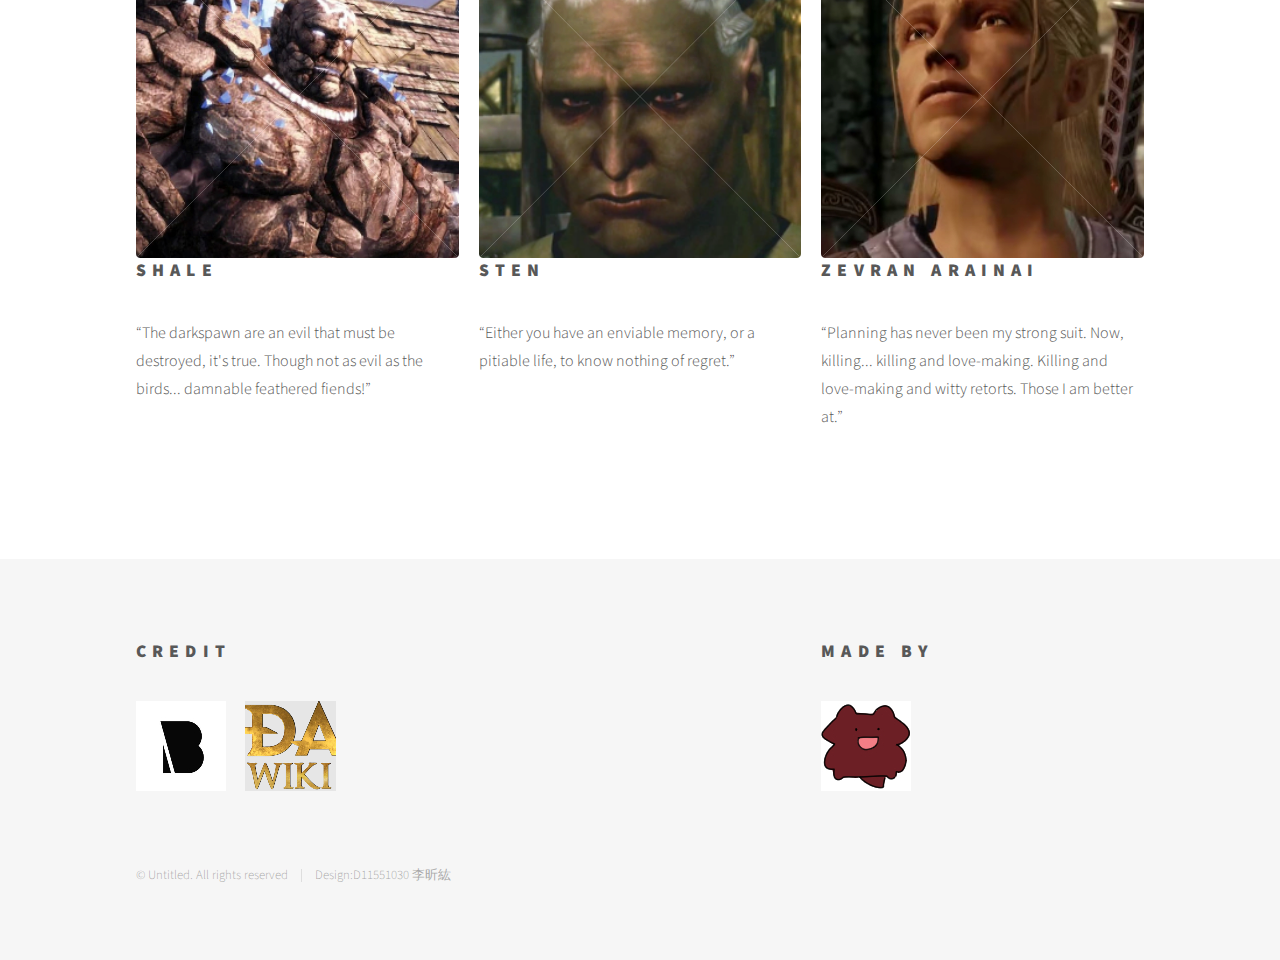
<file: endterm/generic1.html>
<!DOCTYPE HTML>
<!--
	Phantom by HTML5 UP
	html5up.net | @ajlkn
	Free for personal and commercial use under the CCA 3.0 license (html5up.net/license)
-->
<html>
	<head>
		<title>Dragon Age: Origins</title>
		<link rel="icon" type="image/x-icon" href="images/logo.png">
		<meta charset="utf-8" />
		<meta name="viewport" content="width=device-width, initial-scale=1, user-scalable=no" />
		<link rel="stylesheet" href="assets/css/main.css" />
		<noscript><link rel="stylesheet" href="assets/css/noscript.css" /></noscript>
	</head>
	<body class="is-preload">
		<!-- Wrapper -->
			<div id="wrapper">

				<!-- Header -->
					<header id="header">
						<div class="inner">

							<!-- Logo -->
								<a href="index.html" class="logo">
									<span class="symbol"><img src="images/logo.png" alt="" /></span><span class="title">Dragon Age</span>
								</a>

							<!-- Nav -->
								<nav>
									<ul>
										<li><a href="#menu">Menu</a></li>
									</ul>
								</nav>

						</div>
					</header>

				<!-- Menu -->
					<nav id="menu">
						<h2>Menu</h2>
						<ul>
							<li><a href="index.html">Home Page</a></li>
							<li><a href="generic1.html">Dragon age: Origins</a></li>
							<li><a href="generic2.html">Dragon Age: Awakening</a></li>
							<li><a href="generic3.html">Dragon Age II</a></li>
							<li><a href="generic4.html">Dragon Age: Inquisition</a></li>
							<li><a href="generic5.html">Dragon Age: The Veilguard</a></li>
						</ul>
					</nav>

				<!-- Main -->
					<div id="main">
						<div class="inner">
							<h1>Dragon Age: Origins</h1>
							<h4>"Men and women from every race; warriors and mages, barbarians and kings... the Grey Wardens sacrificed everything to stem the tide of darkness... and prevailed."</h4>
							<span class="image main"><img src="images/daosplash.avif" alt="" /></span>
							<h3>Official description</h3>
							<p>You are a Grey Warden, one of the last of a legendary order of guardians. With the return of an ancient foe and the kingdom engulfed in civil war,<br/>you have been chosen by fate to unite the shattered lands and slay an archdemon once and for all.<br/>Start your adventure by picking your race as a Human, Elf, or Dwarf, then your class as a Warrior, Mage, or Rogue.<br/>Then after that, it is all up to you. The choices you make guide the path you take through the Ninth Age: The Dragon Age.</p>
							<span class="image main"><img src="images/daosplash2.avif" alt="" /></span>
							<h3>Plot</h3>
							<p>The player character, "the Warden", is a new Grey Warden recruit within the realm of Ferelden, and begins their journey to halt the inevitable Fifth Blight.<br/>Facing unexpected betrayal at the hands of those who were supposed to be Ferelden's greatest defenders, the Warden must now utilize the old Grey Warden treaties to gather unlikely allies and build an army to face the Archdemon, an Old God manifested in the form of a powerful and terrifying dragon, now tainted by the darkspawn and risen from its prison beneath the surface to unleash the Blight in the turbulent history of Thedas. The Warden will also gather companions along the way who will support them on this onerous task.<br/>As one of the last Grey Wardens remaining within Ferelden, their actions over the course of one year—both indirectly and directly—will decide which factions align with the warden to halt the advance of the Archdemon and its darkspawn hordes, the fate of the world, as well as the fate of those met on your journey.</p>
							<h3>Companions</h3>
							<section class="tiles">
								<article class="style1">
									<span class="image">
										<img src="images/alistair.jpg" alt="" />
									</span>
										<h2>Alistair</h2>
										<div class="content">
											<p>“That's what I'm here for. To deliver unpleasant news and witty one-liners.”</p>
										</div>
									</a>
								</article>
								<article class="style2">
									<span class="image">
										<img src="images/morrigan.jpg" alt="" />
									</span>
										<h2>Morrigan</h2>
										<div class="content">
											<p>“Change is coming to the world. Many fear change and will fight it with every fiber of their being. But sometimes, change is what they need the most. Sometimes, change is what sets them free.”</p>
										</div>
									</a>
								</article>
								<article class="style3">
									<span class="image">
										<img src="images/leliana.jpg" alt="" />
									</span>
										<h2>Leliana</h2>
										<div class="content">
											<p>“In the cloister, away from the fuss and the flurry of the cities, I found peace. And in that stillness, I could hear the Maker.”</p>
										</div>
									</a>
								</article>
								<article class="style4">
									<span class="image">
										<img src="images/wynne.jpg" alt="" />
									</span>

										<h2>Wynne</h2>
										<div class="content">
											<p>“I will not lie motionless in a bed with coverlets up to my chin, waiting for death to claim me.”</p>
										</div>
									</a>
								</article>
								<article class="style5">
									<span class="image">
										<img src="images/dog.jpg" alt="" />
									</span>
										<h2>Dog</h2>
										<div class="content">
											<p>“Woof!”</p>
										</div>
									</a>
								</article>
								<article class="style6">
									<span class="image">
										<img src="images/oghren.jpg" alt="" />
									</span>
										<h2>Oghren</h2>
										<div class="content">
											<p>“As one of the blighters, I sodding salute you. Let us show them our hearts, and then show them theirs.”</p>
										</div>
									</a>
								</article>
								<article class="style1">
									<span class="image">
										<img src="images/shale.jpg" alt="" />
									</span>
										<h2>Shale</h2>
										<div class="content">
											<p>“The darkspawn are an evil that must be destroyed, it's true. Though not as evil as the birds... damnable feathered fiends!”</p>
										</div>
									</a>
								</article>
								<article class="style1">
									<span class="image">
										<img src="images/sten.jpg" alt="" />
									</span>
										<h2>Sten</h2>
										<div class="content">
											<p>“Either you have an enviable memory, or a pitiable life, to know nothing of regret.”</p>
										</div>
									</a>
								</article>
								<article class="style1">
									<span class="image">
										<img src="images/zevran.jpg" alt="" />
									</span>
										<h2>Zevran Arainai</h2>
										<div class="content">
											<p>“Planning has never been my strong suit. Now, killing... killing and love-making. Killing and love-making and witty retorts. Those I am better at.”</p>
										</div>
									</a>
								</article>
							</section>
						</div>
					</div>

				<!-- Footer -->
				<footer id="footer">
					<div class="inner">
						<section>
							<h2>Credit</h2>
							<ul class="icons">
								<li><img src="images/biowarelogo.jpg"></li>
								<li><img src="images/Dawiki.png"></li>
						</section>
						<section>
							<h2>Made by</h2>
							<ul class="icons">
								<li><img src="images/mobao.jpg"></li>
							</ul>
						</section>
						<ul class="copyright">
								<li>&copy; Untitled. All rights reserved</li><li>Design:D11551030 李昕紘</li>
							</ul>
						</div>
					</footer>

			</div>

		<!-- Scripts -->
			<script src="assets/js/jquery.min.js"></script>
			<script src="assets/js/browser.min.js"></script>
			<script src="assets/js/breakpoints.min.js"></script>
			<script src="assets/js/util.js"></script>
			<script src="assets/js/main.js"></script>

	</body>
</html>
</file>
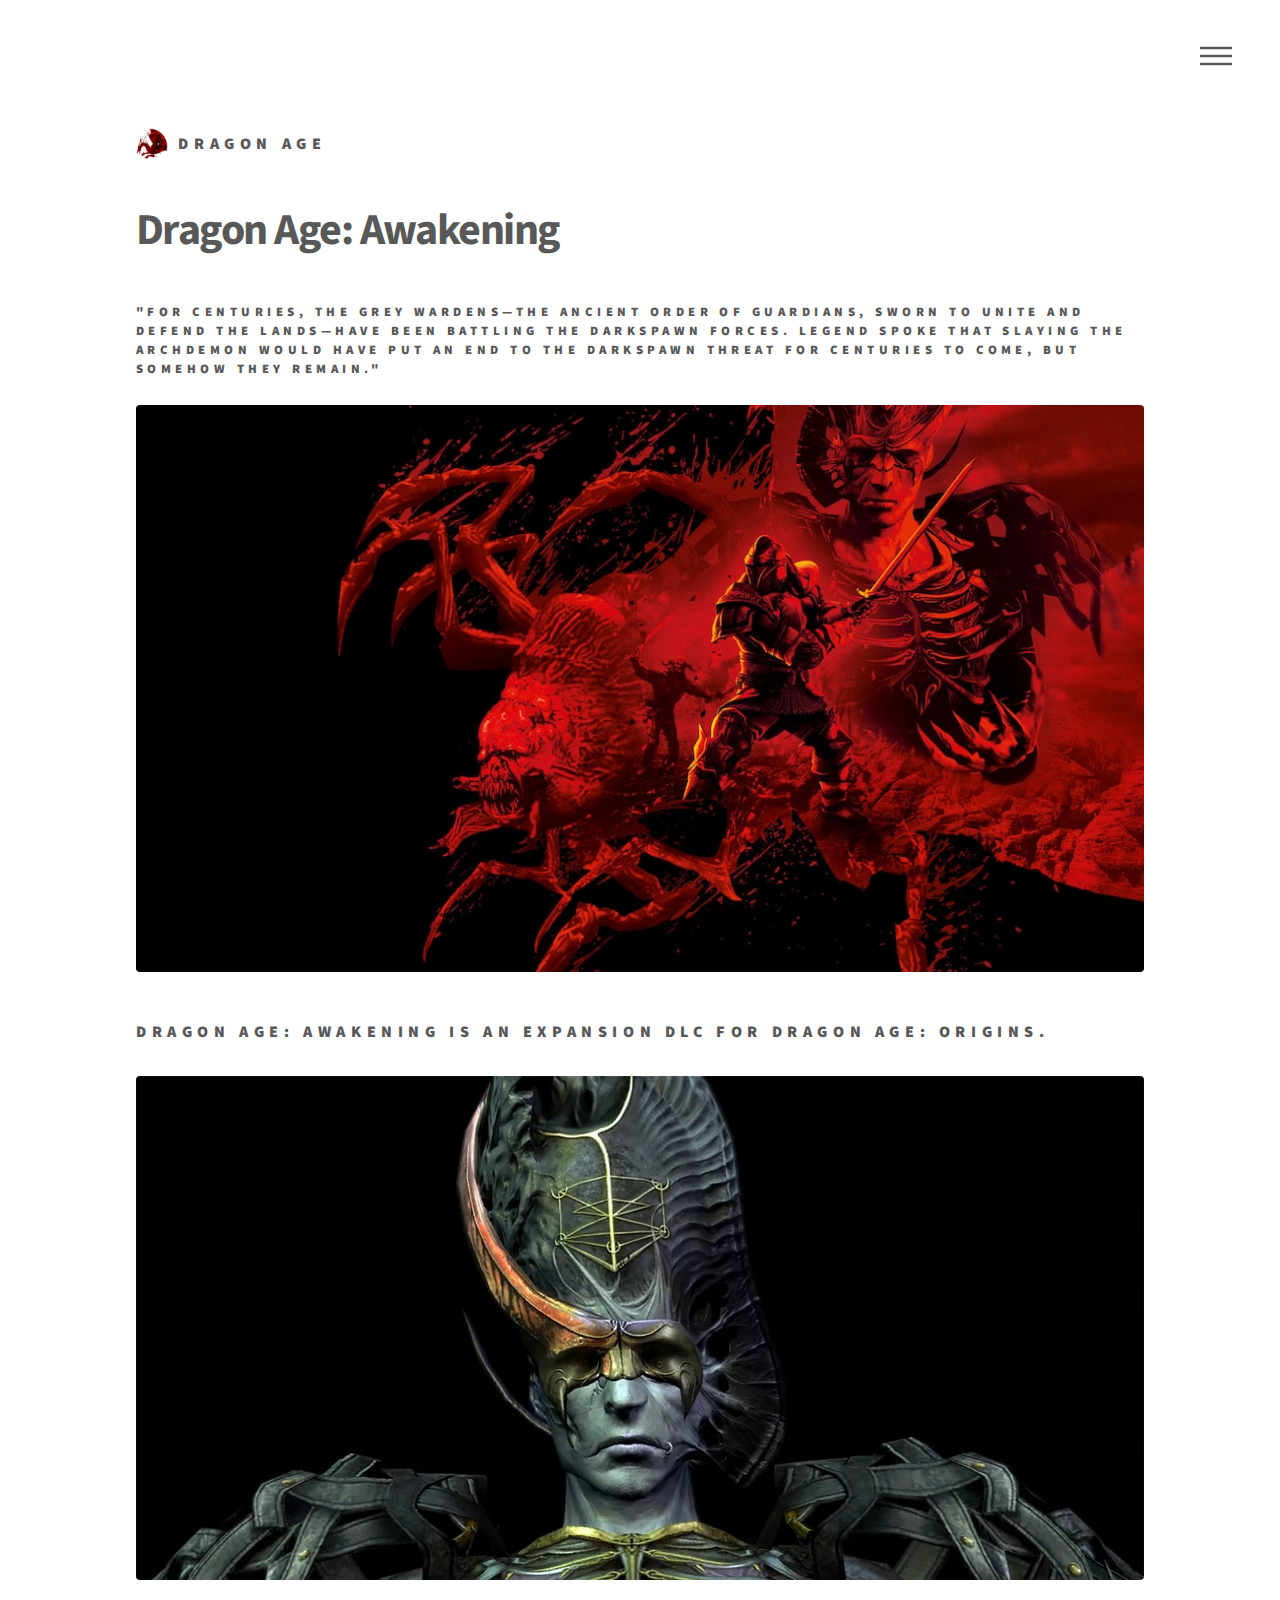
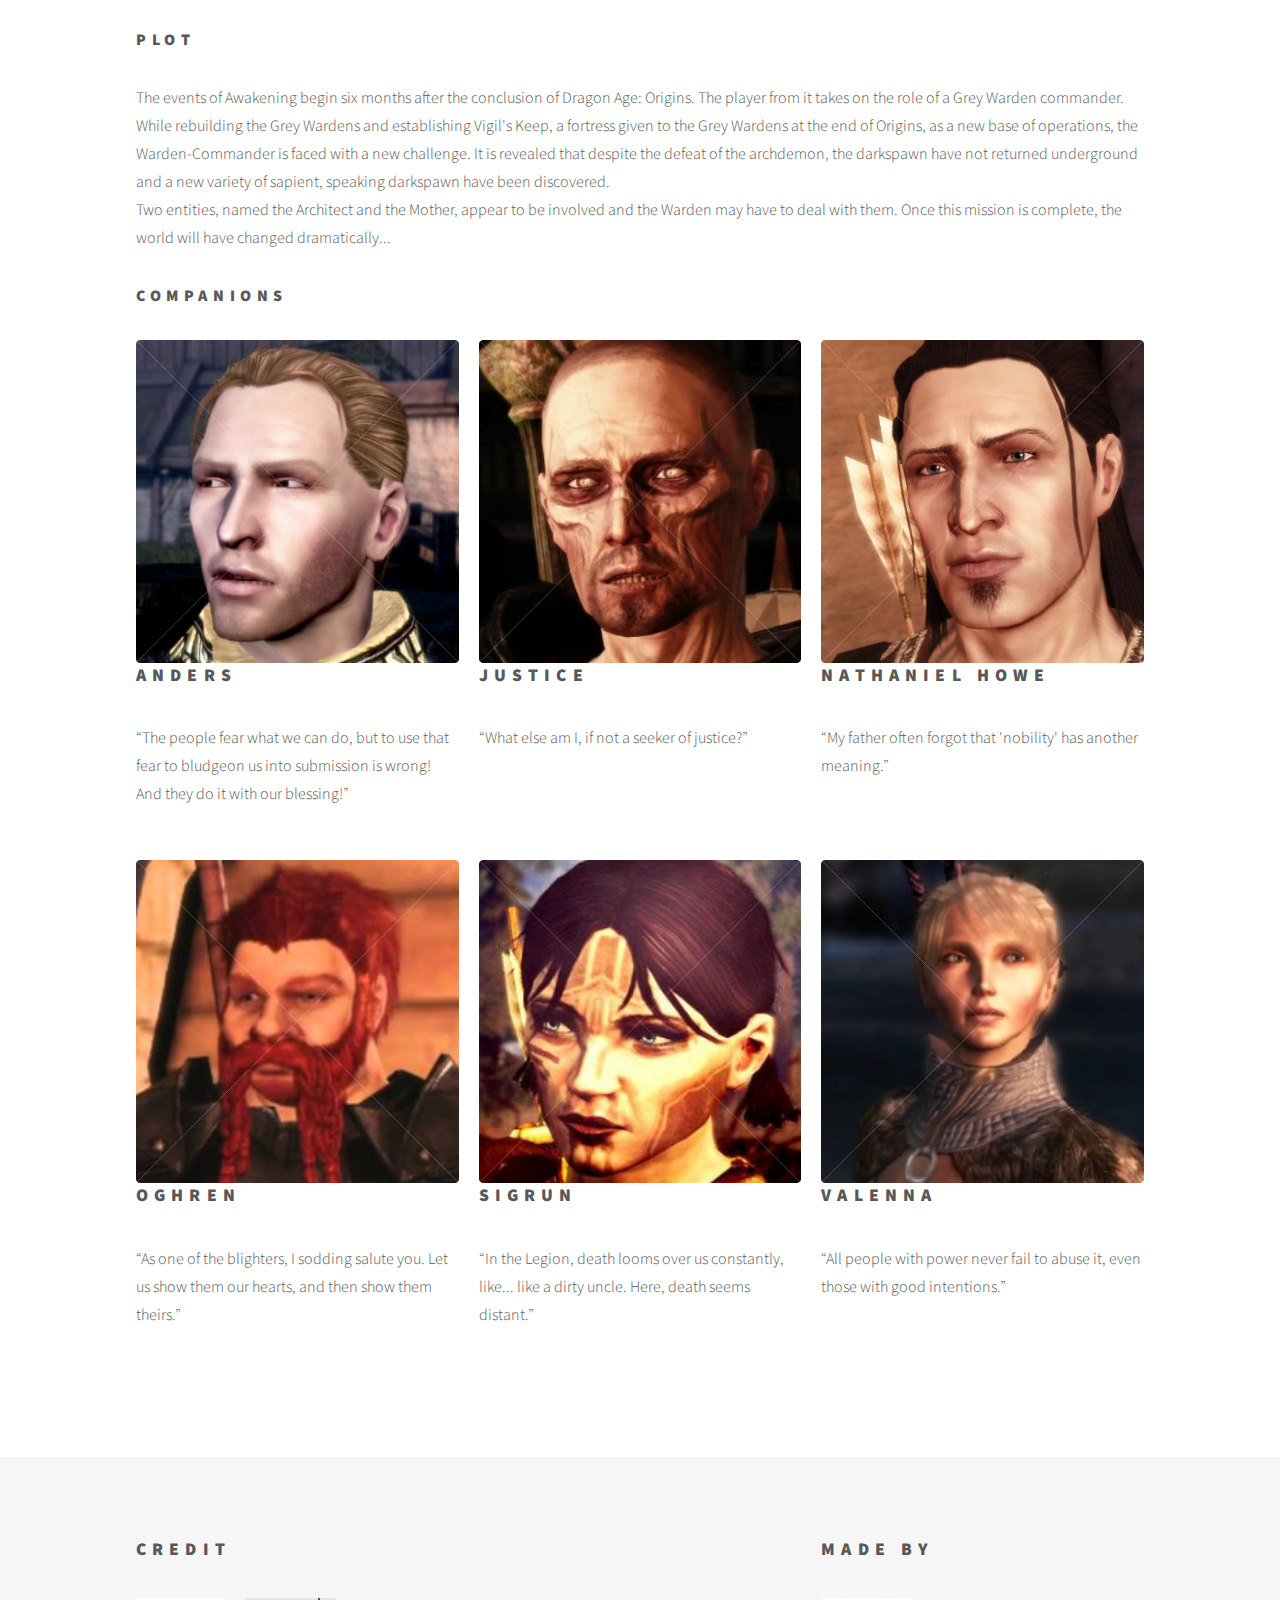
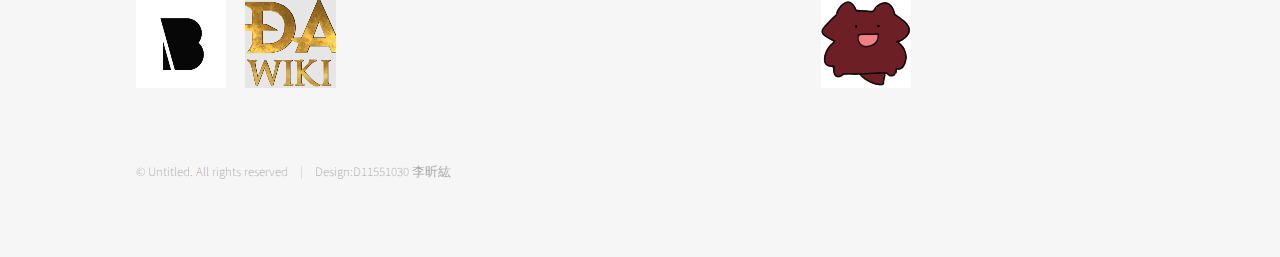
<file: endterm/generic2.html>
<!DOCTYPE HTML>
<!--
	Phantom by HTML5 UP
	html5up.net | @ajlkn
	Free for personal and commercial use under the CCA 3.0 license (html5up.net/license)
-->
<html>
	<head>
		<title>Dragon Age: Awakening</title>
		<link rel="icon" type="image/x-icon" href="images/logo.png">
		<meta charset="utf-8" />
		<meta name="viewport" content="width=device-width, initial-scale=1, user-scalable=no" />
		<link rel="stylesheet" href="assets/css/main.css" />
		<noscript><link rel="stylesheet" href="assets/css/noscript.css" /></noscript>
	</head>
	<body class="is-preload">
		<!-- Wrapper -->
			<div id="wrapper">

				<!-- Header -->
					<header id="header">
						<div class="inner">

							<!-- Logo -->
								<a href="index.html" class="logo">
									<span class="symbol"><img src="images/logo.png" alt="" /></span><span class="title">Dragon Age</span>
								</a>

							<!-- Nav -->
								<nav>
									<ul>
										<li><a href="#menu">Menu</a></li>
									</ul>
								</nav>

						</div>
					</header>

				<!-- Menu -->
					<nav id="menu">
						<h2>Menu</h2>
						<ul>
							<li><a href="index.html">Home Page</a></li>
							<li><a href="generic1.html">Dragon age: Origins</a></li>
							<li><a href="generic2.html">Dragon Age: Awakening</a></li>
							<li><a href="generic3.html">Dragon Age II</a></li>
							<li><a href="generic4.html">Dragon Age: Inquisition</a></li>
							<li><a href="generic5.html">Dragon Age: The Veilguard</a></li>
						</ul>
					</nav>

				<!-- Main -->
					<div id="main">
						<div class="inner">
							<h1>Dragon Age: Awakening</h1>
							<h4>"For centuries, the Grey Wardens—the ancient order of guardians, sworn to unite and defend the lands—have been battling the darkspawn forces. Legend spoke that slaying the Archdemon would have put an end to the darkspawn threat for centuries to come, but somehow they remain."</h4>
							<span class="image main"><img src="images/Daasplash.jpg" alt="" /></span>
							<h3>Dragon Age: Awakening is an expansion DLC for Dragon Age: Origins.</h3>
							<span class="image main"><img src="images/Dragon-Age-Architect.avif" alt="" /></span>
							<h3>Plot</h3>
							<p>The events of Awakening begin six months after the conclusion of Dragon Age: Origins. The player from it takes on the role of a Grey Warden commander.<br/>While rebuilding the Grey Wardens and establishing Vigil's Keep, a fortress given to the Grey Wardens at the end of Origins, as a new base of operations, the Warden-Commander is faced with a new challenge. It is revealed that despite the defeat of the archdemon, the darkspawn have not returned underground and a new variety of sapient, speaking darkspawn have been discovered.<br/>Two entities, named the Architect and the Mother, appear to be involved and the Warden may have to deal with them. Once this mission is complete, the world will have changed dramatically...</p>
							<h3>Companions</h3>
							<section class="tiles">
								<article class="style1">
									<span class="image">
										<img src="images/anders1.jpg" alt="" />
									</span>
										<h2>Anders</h2>
										<div class="content">
											<p>“The people fear what we can do, but to use that fear to bludgeon us into submission is wrong! And they do it with our blessing!”</p>
										</div>
									</a>
								</article>
								<article class="style2">
									<span class="image">
										<img src="images/justice.jpg" alt="" />
									</span>
										<h2>Justice</h2>
										<div class="content">
											<p>“What else am I, if not a seeker of justice?”</p>
										</div>
									</a>
								</article>
								<article class="style3">
									<span class="image">
										<img src="images/natha.jpg" alt="" />
									</span>
										<h2>Nathaniel Howe</h2>
										<div class="content">
											<p>“My father often forgot that 'nobility' has another meaning.”</p>
										</div>
									</a>
								</article>
								<article class="style4">
									<span class="image">
										<img src="images/oghren1.jpg" alt="" />
									</span>

										<h2>Oghren</h2>
										<div class="content">
											<p>“As one of the blighters, I sodding salute you. Let us show them our hearts, and then show them theirs.”</p>
										</div>
									</a>
								</article>
								<article class="style5">
									<span class="image">
										<img src="images/sigrun.jpg" alt="" />
									</span>
										<h2>Sigrun</h2>
										<div class="content">
											<p>“In the Legion, death looms over us constantly, like... like a dirty uncle. Here, death seems distant.”</p>
										</div>
									</a>
								</article>
								<article class="style6">
									<span class="image">
										<img src="images/velanna.jpg" alt="" />
									</span>
										<h2>Valenna</h2>
										<div class="content">
											<p>“All people with power never fail to abuse it, even those with good intentions.”</p>
										</div>
									</a>
								</article>
							</section>
						</div>
					</div>

				<!-- Footer -->
				<footer id="footer">
					<div class="inner">
						<section>
							<h2>Credit</h2>
							<ul class="icons">
								<li><img src="images/biowarelogo.jpg"></li>
								<li><img src="images/Dawiki.png"></li>
						</section>
						<section>
							<h2>Made by</h2>
							<ul class="icons">
								<li><img src="images/mobao.jpg"></li>
							</ul>
						</section>
						<ul class="copyright">
								<li>&copy; Untitled. All rights reserved</li><li>Design:D11551030 李昕紘</li>
							</ul>
						</div>
					</footer>

			</div>

		<!-- Scripts -->
			<script src="assets/js/jquery.min.js"></script>
			<script src="assets/js/browser.min.js"></script>
			<script src="assets/js/breakpoints.min.js"></script>
			<script src="assets/js/util.js"></script>
			<script src="assets/js/main.js"></script>

	</body>
</html>
</file>
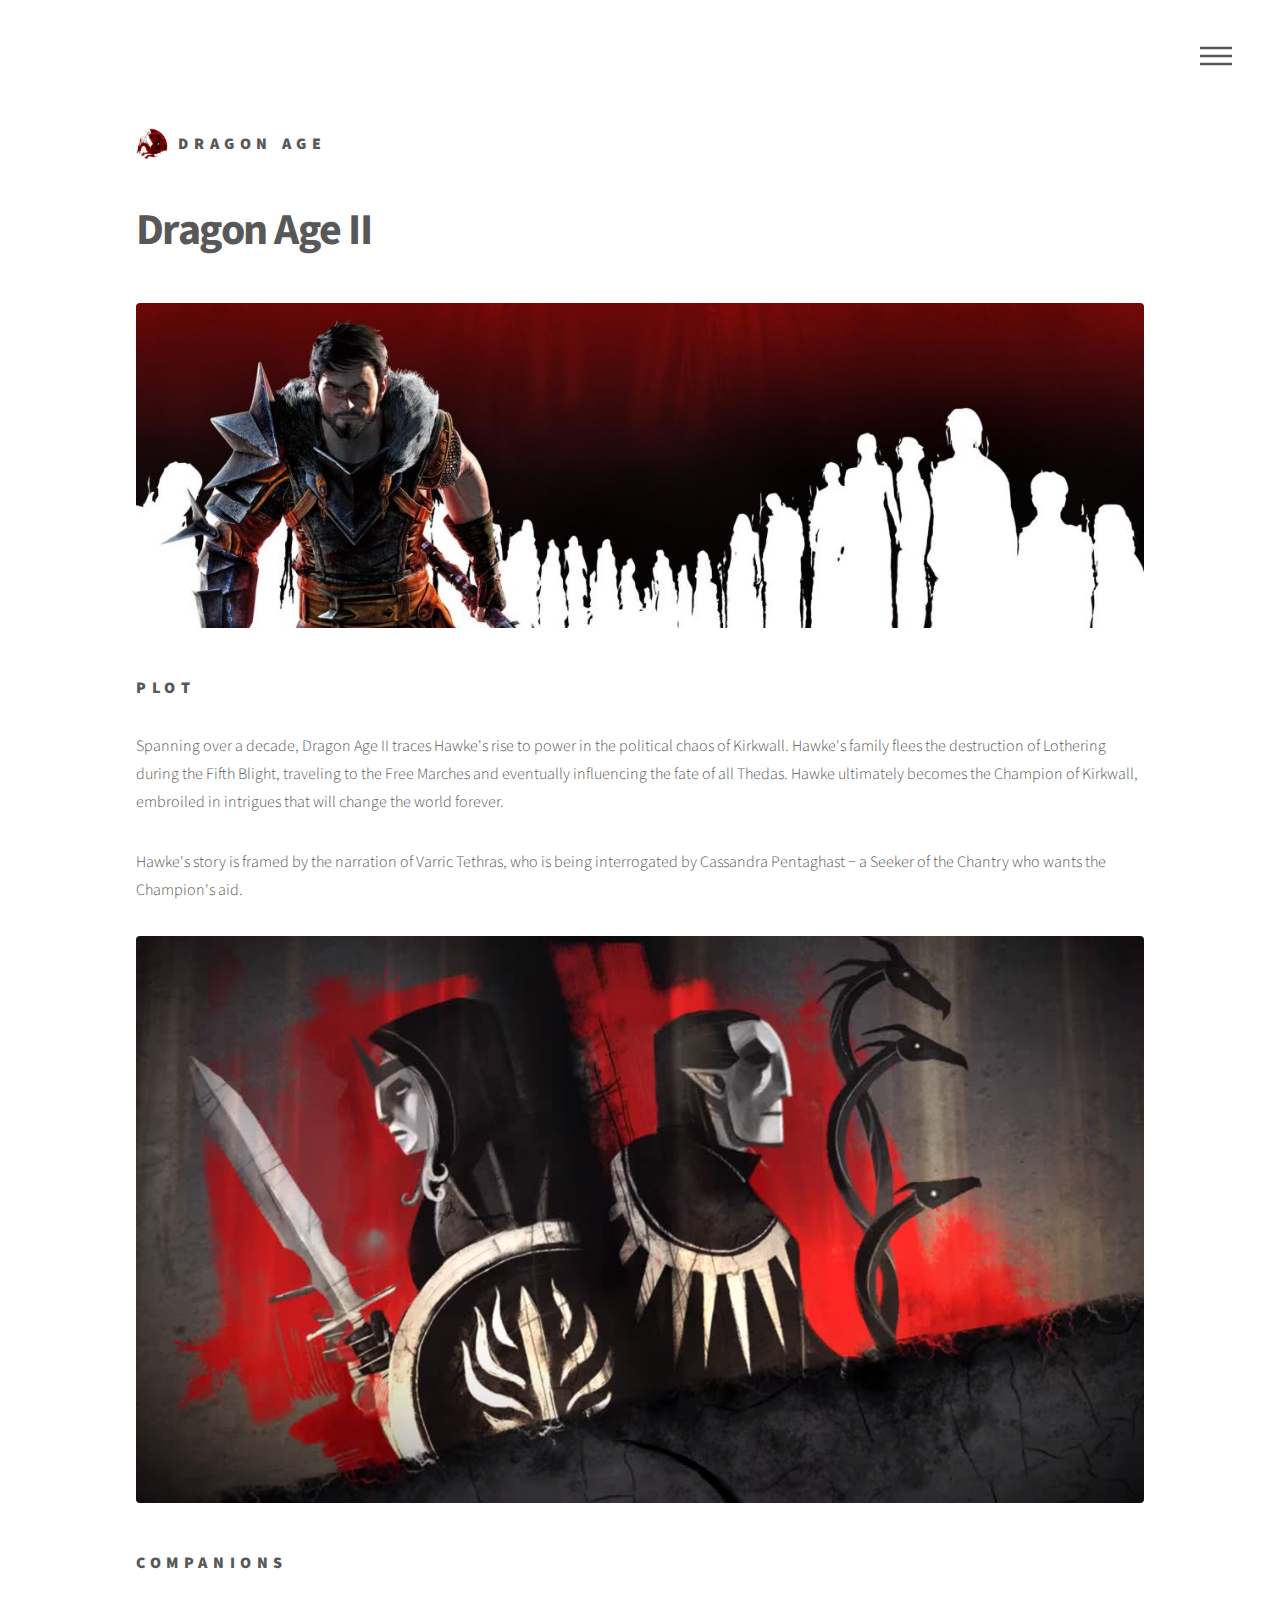
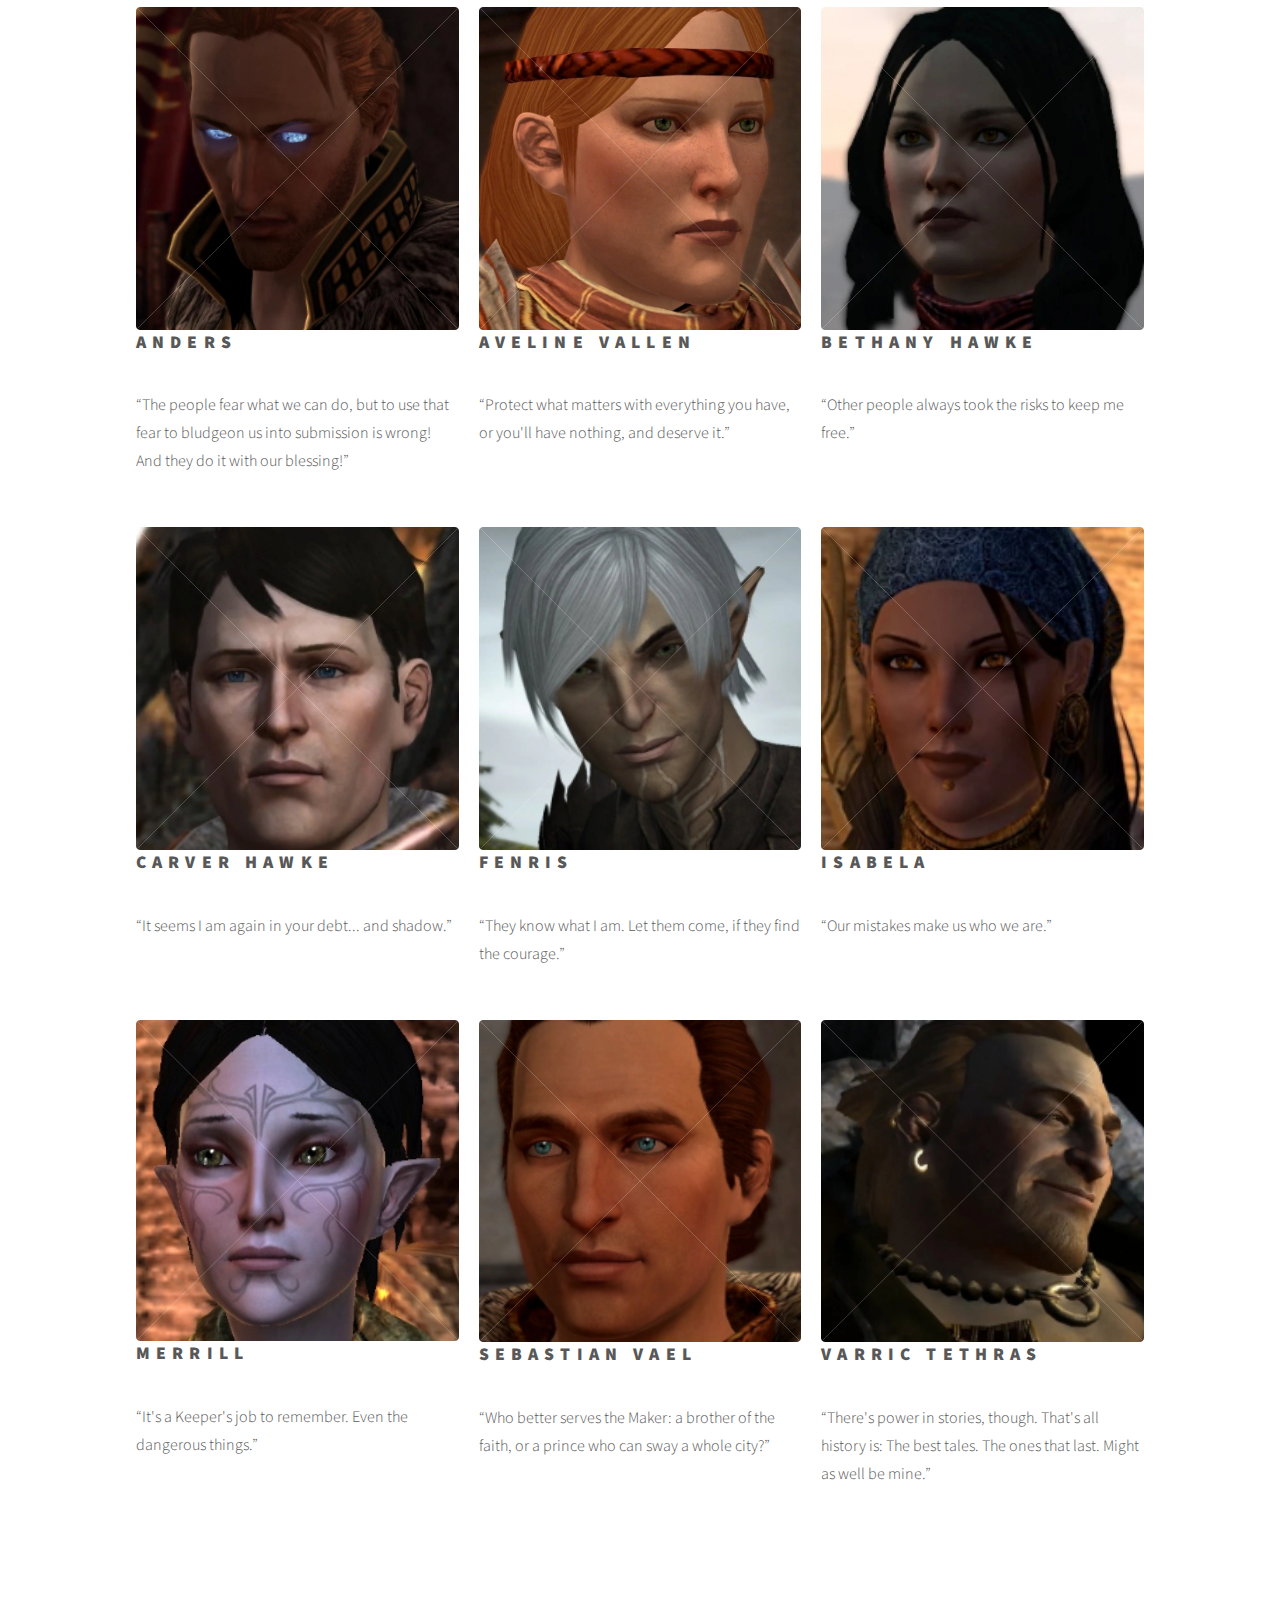
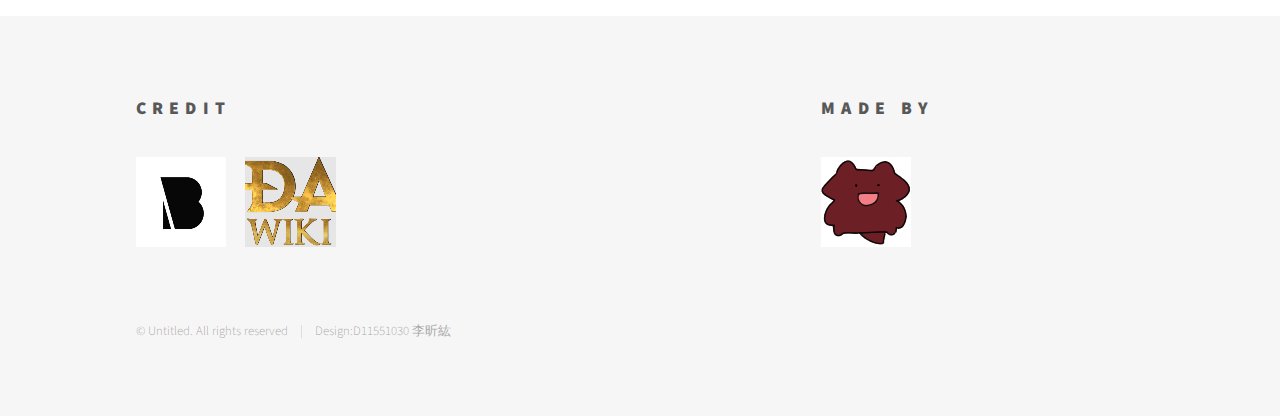
<file: endterm/generic3.html>
<!DOCTYPE HTML>
<!--
	Phantom by HTML5 UP
	html5up.net | @ajlkn
	Free for personal and commercial use under the CCA 3.0 license (html5up.net/license)
-->
<html>
	<head>
		<title>Dragon Age II</title>
		<link rel="icon" type="image/x-icon" href="images/logo.png">
		<meta charset="utf-8" />
		<meta name="viewport" content="width=device-width, initial-scale=1, user-scalable=no" />
		<link rel="stylesheet" href="assets/css/main.css" />
		<noscript><link rel="stylesheet" href="assets/css/noscript.css" /></noscript>
	</head>
	<body class="is-preload">
		<!-- Wrapper -->
			<div id="wrapper">

				<!-- Header -->
					<header id="header">
						<div class="inner">

							<!-- Logo -->
								<a href="index.html" class="logo">
									<span class="symbol"><img src="images/logo.png" alt="" /></span><span class="title">Dragon Age</span>
								</a>

							<!-- Nav -->
								<nav>
									<ul>
										<li><a href="#menu">Menu</a></li>
									</ul>
								</nav>

						</div>
					</header>

				<!-- Menu -->
					<nav id="menu">
						<h2>Menu</h2>
						<ul>
							<li><a href="index.html">Home Page</a></li>
							<li><a href="generic1.html">Dragon age: Origins</a></li>
							<li><a href="generic2.html">Dragon Age: Awakening</a></li>
							<li><a href="generic3.html">Dragon Age II</a></li>
							<li><a href="generic4.html">Dragon Age: Inquisition</a></li>
							<li><a href="generic5.html">Dragon Age: The Veilguard</a></li>
						</ul>
					</nav>

				<!-- Main -->
					<div id="main">
						<div class="inner">
							<h1>Dragon Age II</h1>
							<span class="image main"><img src="images/da2sp.jpg" alt="" /></span>
							<h3>Plot</h3>
							<p>Spanning over a decade, Dragon Age II traces Hawke's rise to power in the political chaos of Kirkwall. Hawke's family flees the destruction of Lothering during the Fifth Blight, traveling to the Free Marches and eventually influencing the fate of all Thedas. Hawke ultimately becomes the Champion of Kirkwall, embroiled in intrigues that will change the world forever.</p>
								<p>Hawke's story is framed by the narration of Varric Tethras, who is being interrogated by Cassandra Pentaghast − a Seeker of the Chantry who wants the Champion's aid.</p>
								<span class="image main"><img src="images/da2-10.jpg" alt="" /></span>
								<h3>Companions</h3>
							<section class="tiles">
								<article class="style1">
									<span class="image">
										<img src="images/anders2.jpg" alt="" />
									</span>
										<h2>Anders</h2>
										<div class="content">
											<p>“The people fear what we can do, but to use that fear to bludgeon us into submission is wrong! And they do it with our blessing!”</p>
										</div>
									</a>
								</article>
								<article class="style2">
									<span class="image">
										<img src="images/aveline.jpg" alt="" />
									</span>
										<h2>Aveline Vallen</h2>
										<div class="content">
											<p>“Protect what matters with everything you have, or you'll have nothing, and deserve it.”</p>
										</div>
									</a>
								</article>
								<article class="style3">
									<span class="image">
										<img src="images/bethany.jpg" alt="" />
									</span>
										<h2>Bethany Hawke</h2>
										<div class="content">
											<p>“Other people always took the risks to keep me free.”</p>
										</div>
									</a>
								</article>
								<article class="style4">
									<span class="image">
										<img src="images/carver.jpg" alt="" />
									</span>

										<h2>Carver Hawke</h2>
										<div class="content">
											<p>“It seems I am again in your debt... and shadow.”</p>
										</div>
									</a>
								</article>
								<article class="style5">
									<span class="image">
										<img src="images/fenris.jpg" alt="" />
									</span>
										<h2>Fenris</h2>
										<div class="content">
											<p>“They know what I am. Let them come, if they find the courage.”</p>
										</div>
									</a>
								</article>
								<article class="style6">
									<span class="image">
										<img src="images/isabela.jpg" alt="" />
									</span>
										<h2>Isabela</h2>
										<div class="content">
											<p>“Our mistakes make us who we are.”</p>
										</div>
									</a>
								</article>
								<article class="style1">
									<span class="image">
										<img src="images/meril.jpg" alt="" />
									</span>
										<h2>Merrill</h2>
										<div class="content">
											<p>“It's a Keeper's job to remember. Even the dangerous things.”</p>
										</div>
									</a>
								</article>
								<article class="style1">
									<span class="image">
										<img src="images/sebas.jpg" alt="" />
									</span>
										<h2>Sebastian Vael</h2>
										<div class="content">
											<p>“Who better serves the Maker: a brother of the faith, or a prince who can sway a whole city?”</p>
										</div>
									</a>
								</article>
								<article class="style1">
									<span class="image">
										<img src="images/varric.jpg" alt="" />
									</span>
										<h2>Varric Tethras</h2>
										<div class="content">
											<p>“There's power in stories, though. That's all history is: The best tales. The ones that last. Might as well be mine.”</p>
										</div>
									</a>
								</article>
							</section>
						</div>
					</div>

				<!-- Footer -->
				<footer id="footer">
					<div class="inner">
						<section>
							<h2>Credit</h2>
							<ul class="icons">
								<li><img src="images/biowarelogo.jpg"></li>
								<li><img src="images/Dawiki.png"></li>
						</section>
						<section>
							<h2>Made by</h2>
							<ul class="icons">
								<li><img src="images/mobao.jpg"></li>
							</ul>
						</section>
						<ul class="copyright">
								<li>&copy; Untitled. All rights reserved</li><li>Design:D11551030 李昕紘</li>
							</ul>
						</div>
					</footer>

			</div>

		<!-- Scripts -->
			<script src="assets/js/jquery.min.js"></script>
			<script src="assets/js/browser.min.js"></script>
			<script src="assets/js/breakpoints.min.js"></script>
			<script src="assets/js/util.js"></script>
			<script src="assets/js/main.js"></script>

	</body>
</html>
</file>
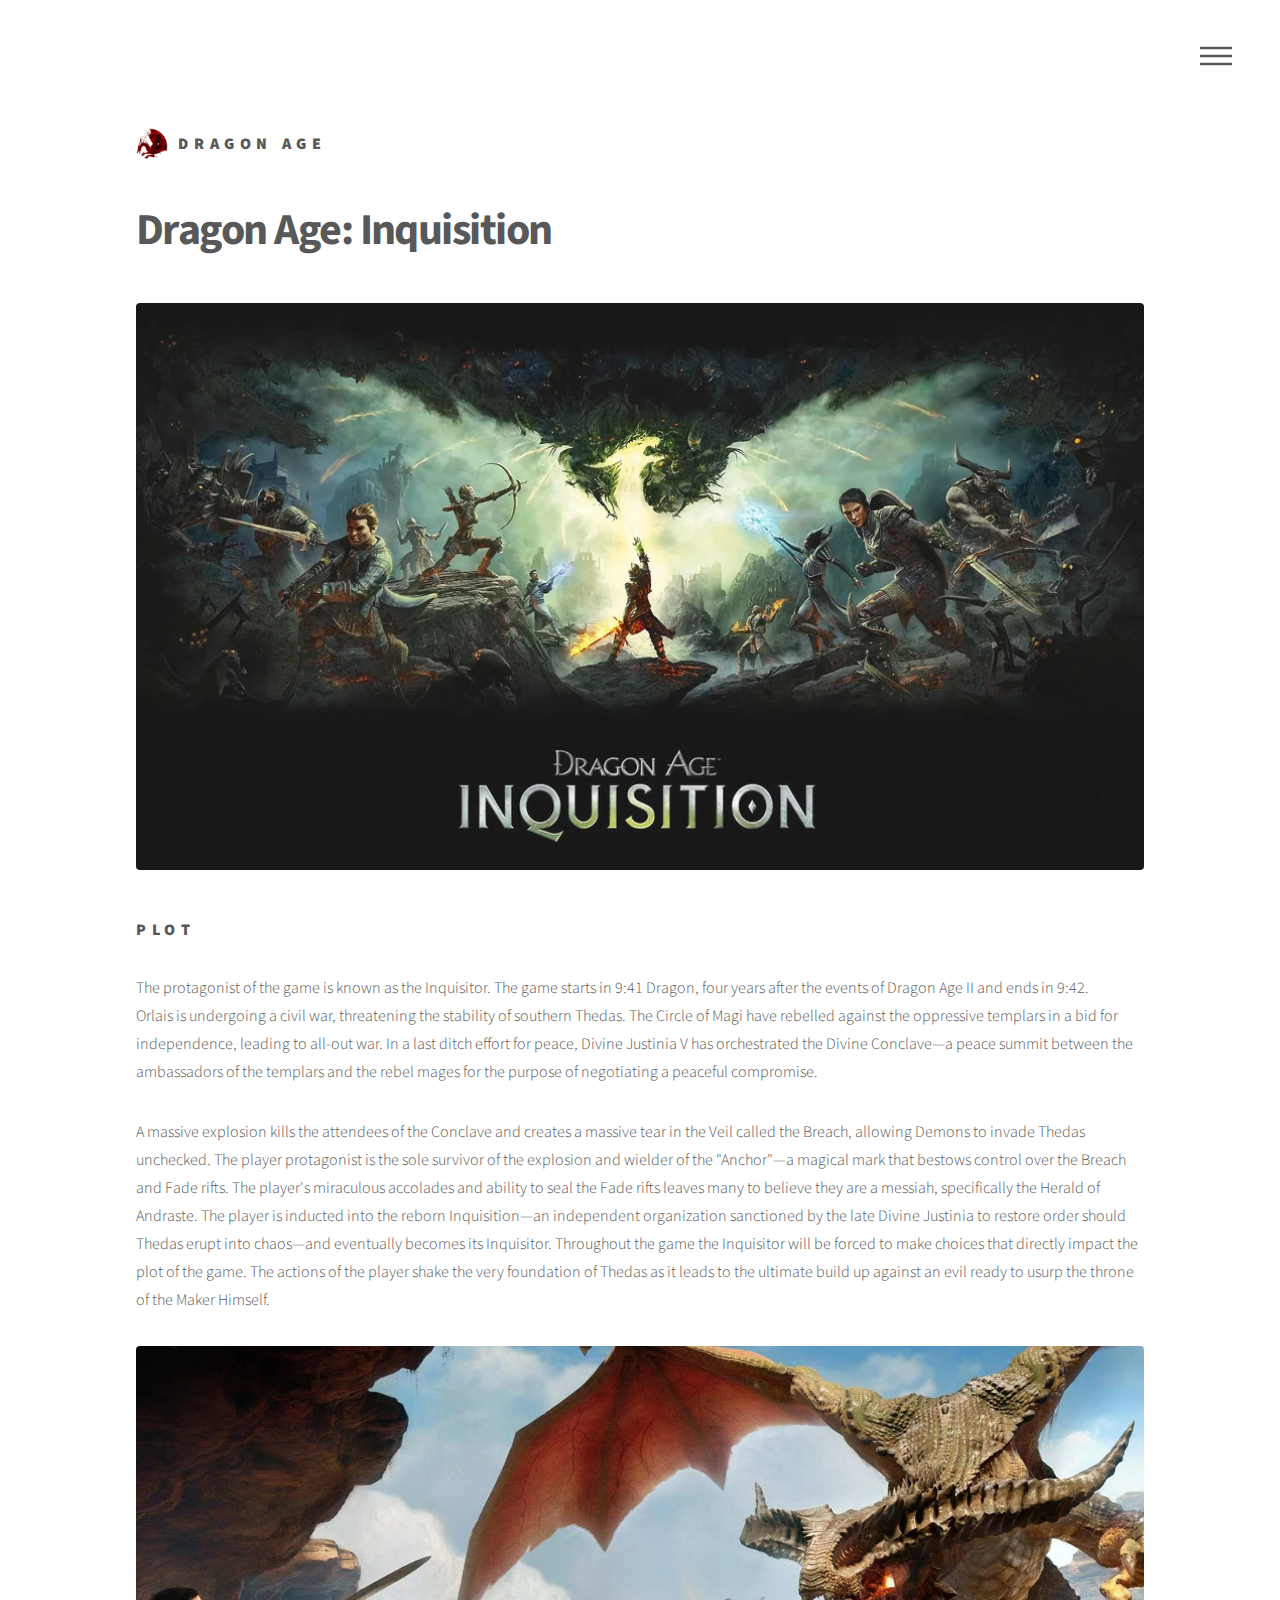
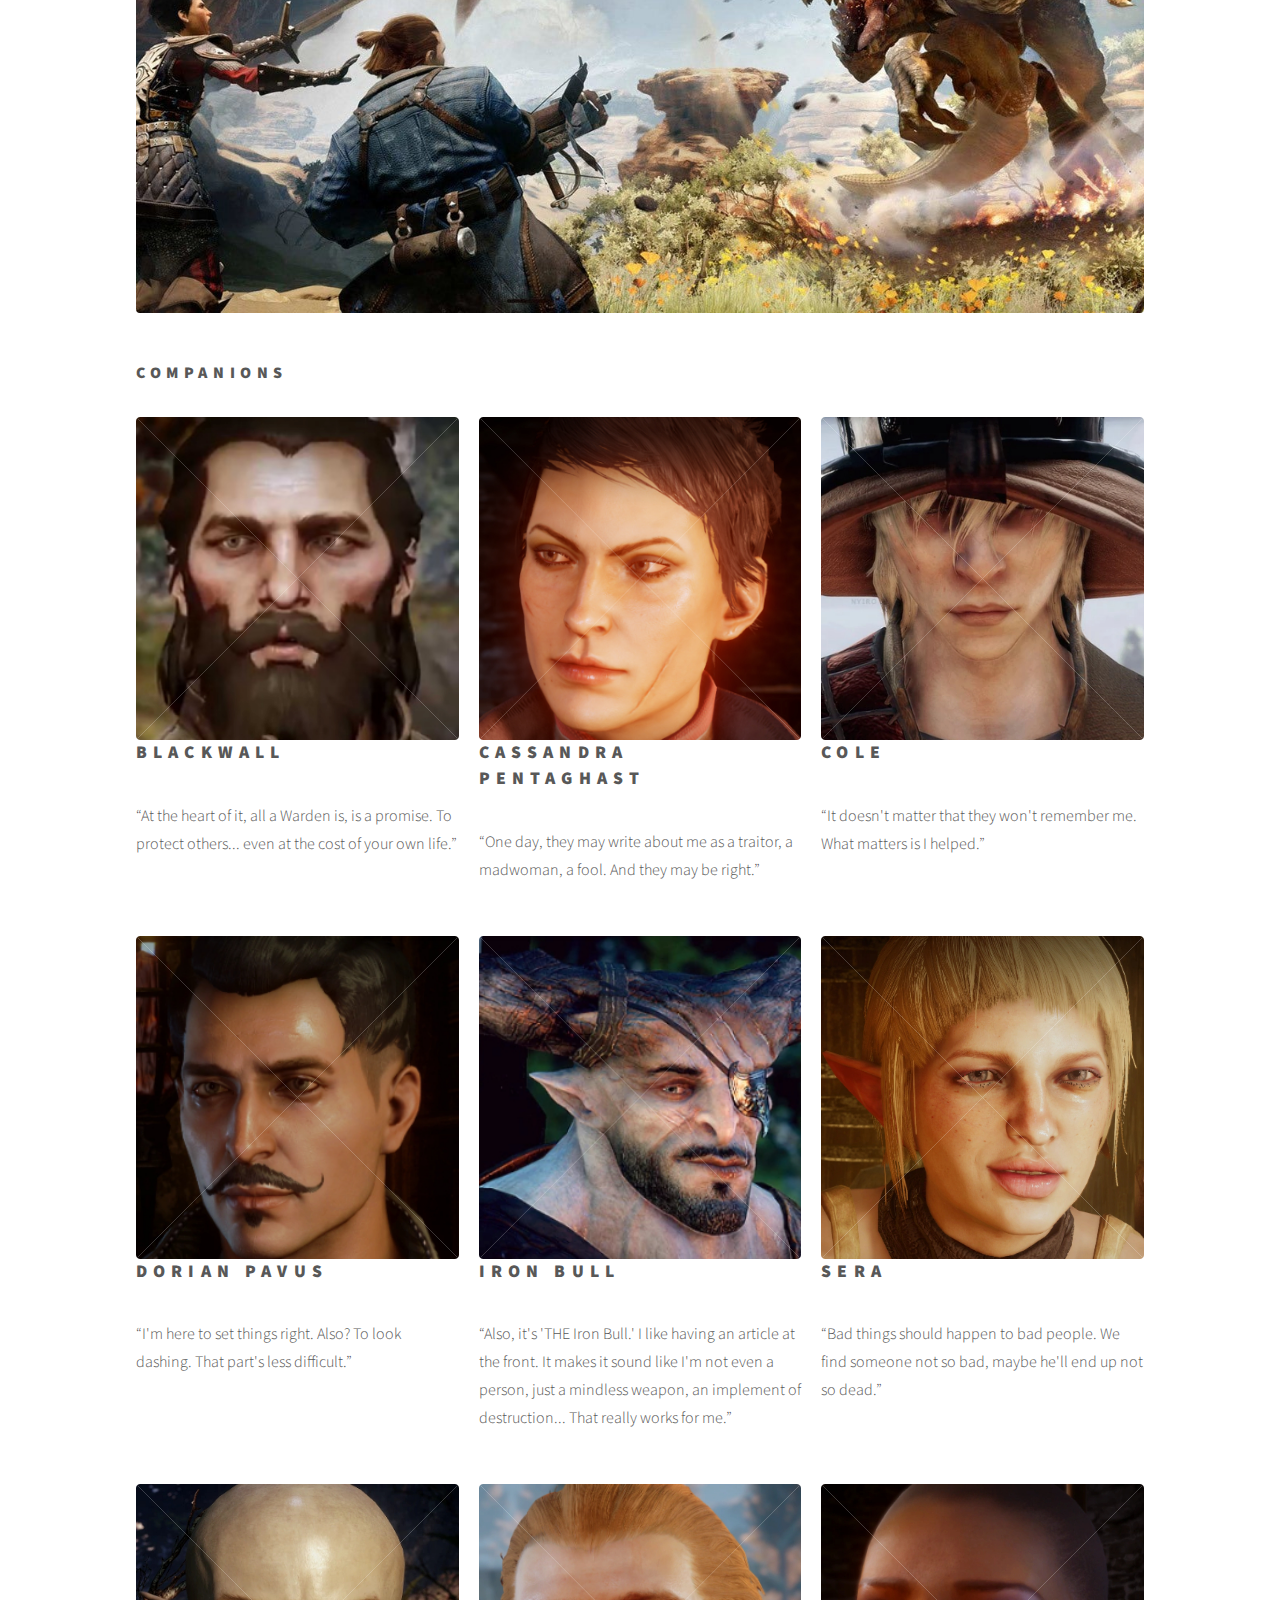
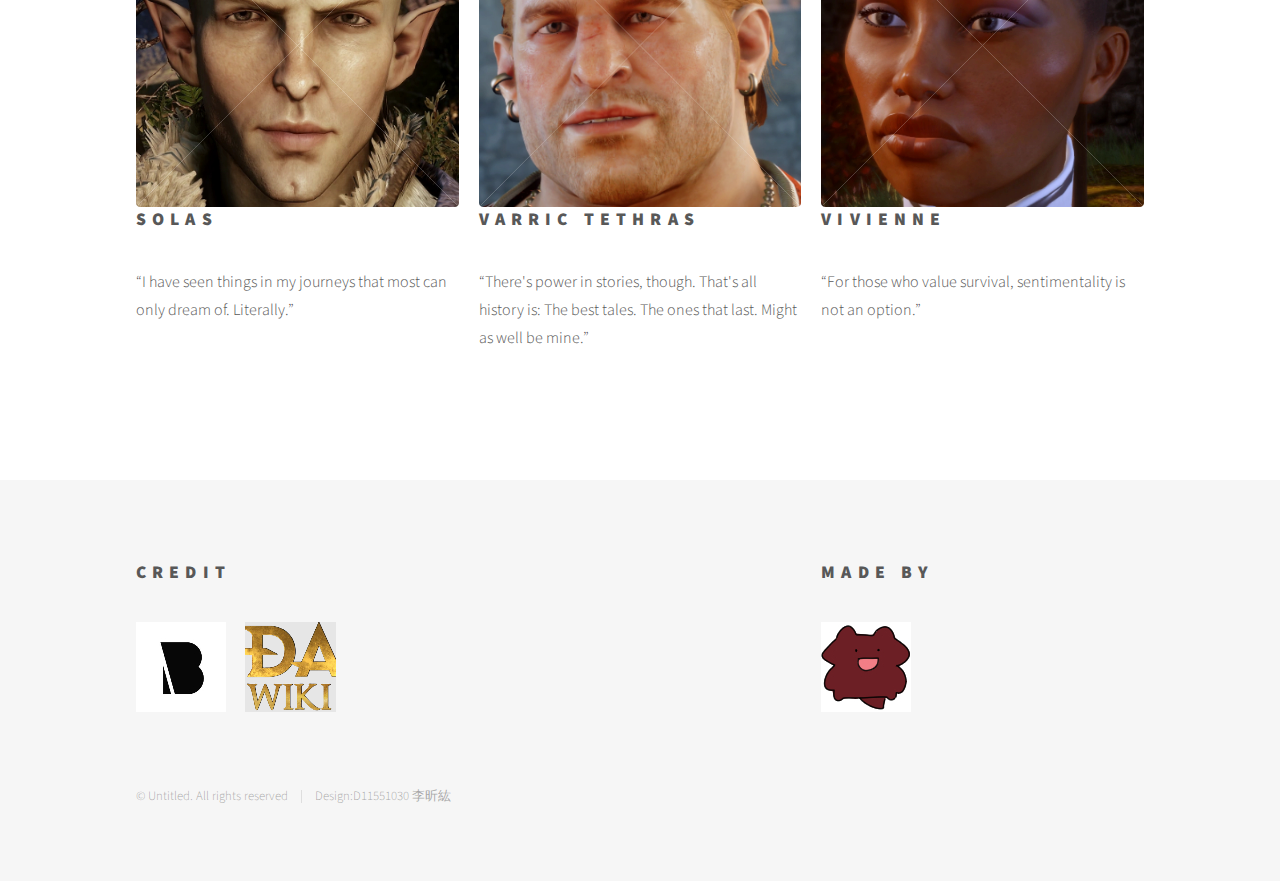
<file: endterm/generic4.html>
<!DOCTYPE HTML>
<!--
	Phantom by HTML5 UP
	html5up.net | @ajlkn
	Free for personal and commercial use under the CCA 3.0 license (html5up.net/license)
-->
<html>
	<head>
		<title>Dragon Age: inquisition</title>
		<link rel="icon" type="image/x-icon" href="images/logo.png">
		<meta charset="utf-8" />
		<meta name="viewport" content="width=device-width, initial-scale=1, user-scalable=no" />
		<link rel="stylesheet" href="assets/css/main.css" />
		<noscript><link rel="stylesheet" href="assets/css/noscript.css" /></noscript>
	</head>
	<body class="is-preload">
		<!-- Wrapper -->
			<div id="wrapper">

				<!-- Header -->
					<header id="header">
						<div class="inner">

							<!-- Logo -->
								<a href="index.html" class="logo">
									<span class="symbol"><img src="images/logo.png" alt="" /></span><span class="title">Dragon Age</span>
								</a>

							<!-- Nav -->
								<nav>
									<ul>
										<li><a href="#menu">Menu</a></li>
									</ul>
								</nav>

						</div>
					</header>

				<!-- Menu -->
					<nav id="menu">
						<h2>Menu</h2>
						<ul>
							<li><a href="index.html">Home Page</a></li>
							<li><a href="generic1.html">Dragon age: Origins</a></li>
							<li><a href="generic2.html">Dragon Age: Awakening</a></li>
							<li><a href="generic3.html">Dragon Age II</a></li>
							<li><a href="generic4.html">Dragon Age: Inquisition</a></li>
							<li><a href="generic5.html">Dragon Age: The Veilguard</a></li>
						</ul>
					</nav>

				<!-- Main -->
					<div id="main">
						<div class="inner">
							<h1>Dragon Age: Inquisition</h1>
							<span class="image main"><img src="images/Dragon_Age_Inquisition_wallpaper.webp" alt="" /></span>
							<h3>Plot</h3>
							<p>The protagonist of the game is known as the Inquisitor. The game starts in 9:41 Dragon, four years after the events of Dragon Age II and ends in 9:42.<br/>Orlais is undergoing a civil war, threatening the stability of southern Thedas. The Circle of Magi have rebelled against the oppressive templars in a bid for independence, leading to all-out war. In a last ditch effort for peace, Divine Justinia V has orchestrated the Divine Conclave—a peace summit between the ambassadors of the templars and the rebel mages for the purpose of negotiating a peaceful compromise.</p>

								<p>A massive explosion kills the attendees of the Conclave and creates a massive tear in the Veil called the Breach, allowing Demons to invade Thedas unchecked. The player protagonist is the sole survivor of the explosion and wielder of the "Anchor"—a magical mark that bestows control over the Breach and Fade rifts. The player's miraculous accolades and ability to seal the Fade rifts leaves many to believe they are a messiah, specifically the Herald of Andraste. The player is inducted into the reborn Inquisition—an independent organization sanctioned by the late Divine Justinia to restore order should Thedas erupt into chaos—and eventually becomes its Inquisitor. Throughout the game the Inquisitor will be forced to make choices that directly impact the plot of the game. The actions of the player shake the very foundation of Thedas as it leads to the ultimate build up against an evil ready to usurp the throne of the Maker Himself.</p>
							<span class="image main"><img src="images/dai1107141280jpg-37bc56_160w.jpg" alt="" /></span>
							<h3>Companions</h3>
							<section class="tiles">
								<article class="style1">
									<span class="image">
										<img src="images/blackwall.jpg" alt="" />
									</span>
										<h2>Blackwall</h2>
										<div class="content">
											<p>“At the heart of it, all a Warden is, is a promise. To protect others... even at the cost of your own life.”</p>
										</div>
									</a>
								</article>
								<article class="style2">
									<span class="image">
										<img src="images/cassandra.jpg" alt="" />
									</span>
										<h2>Cassandra Pentaghast</h2>
										<div class="content">
											<p>“One day, they may write about me as a traitor, a madwoman, a fool. And they may be right.”</p>
										</div>
									</a>
								</article>
								<article class="style3">
									<span class="image">
										<img src="images/cole.jpg" alt="" />
									</span>
										<h2>Cole</h2>
										<div class="content">
											<p>“It doesn't matter that they won't remember me. What matters is I helped.”</p>
										</div>
									</a>
								</article>
								<article class="style4">
									<span class="image">
										<img src="images/dorian.jpg" alt="" />
									</span>

										<h2>Dorian Pavus</h2>
										<div class="content">
											<p>“I'm here to set things right. Also? To look dashing. That part's less difficult.”</p>
										</div>
									</a>
								</article>
								<article class="style5">
									<span class="image">
										<img src="images/ironbull.jpg" alt="" />
									</span>
										<h2>Iron Bull</h2>
										<div class="content">
											<p>“Also, it's 'THE Iron Bull.' I like having an article at the front. It makes it sound like I'm not even a person, just a mindless weapon, an implement of destruction... That really works for me.”</p>
										</div>
									</a>
								</article>
								<article class="style6">
									<span class="image">
										<img src="images/sera.jpg" alt="" />
									</span>
										<h2>Sera</h2>
										<div class="content">
											<p>“Bad things should happen to bad people. We find someone not so bad, maybe he'll end up not so dead.”</p>
										</div>
									</a>
								</article>
								<article class="style1">
									<span class="image">
										<img src="images/solas.jpg" alt="" />
									</span>
										<h2>Solas</h2>
										<div class="content">
											<p>“I have seen things in my journeys that most can only dream of. Literally.”</p>
										</div>
									</a>
								</article>
								<article class="style1">
									<span class="image">
										<img src="images/varric1.jpg" alt="" />
									</span>
										<h2>Varric Tethras</h2>
										<div class="content">
											<p>“There's power in stories, though. That's all history is: The best tales. The ones that last. Might as well be mine.”</p>
										</div>
									</a>
								</article>
								<article class="style1">
									<span class="image">
										<img src="images/vivienne.jpg" alt="" />
									</span>
										<h2>Vivienne</h2>
										<div class="content">
											<p>“For those who value survival, sentimentality is not an option.”</p>
										</div>
									</a>
								</article>
							</section>
						</div>
					</div>

				<!-- Footer -->
				<footer id="footer">
					<div class="inner">
						<section>
							<h2>Credit</h2>
							<ul class="icons">
								<li><img src="images/biowarelogo.jpg"></li>
								<li><img src="images/Dawiki.png"></li>
						</section>
						<section>
							<h2>Made by</h2>
							<ul class="icons">
								<li><img src="images/mobao.jpg"></li>
							</ul>
						</section>
						<ul class="copyright">
								<li>&copy; Untitled. All rights reserved</li><li>Design:D11551030 李昕紘</li>
							</ul>
						</div>
					</footer>

			</div>

		<!-- Scripts -->
			<script src="assets/js/jquery.min.js"></script>
			<script src="assets/js/browser.min.js"></script>
			<script src="assets/js/breakpoints.min.js"></script>
			<script src="assets/js/util.js"></script>
			<script src="assets/js/main.js"></script>

	</body>
</html>
</file>
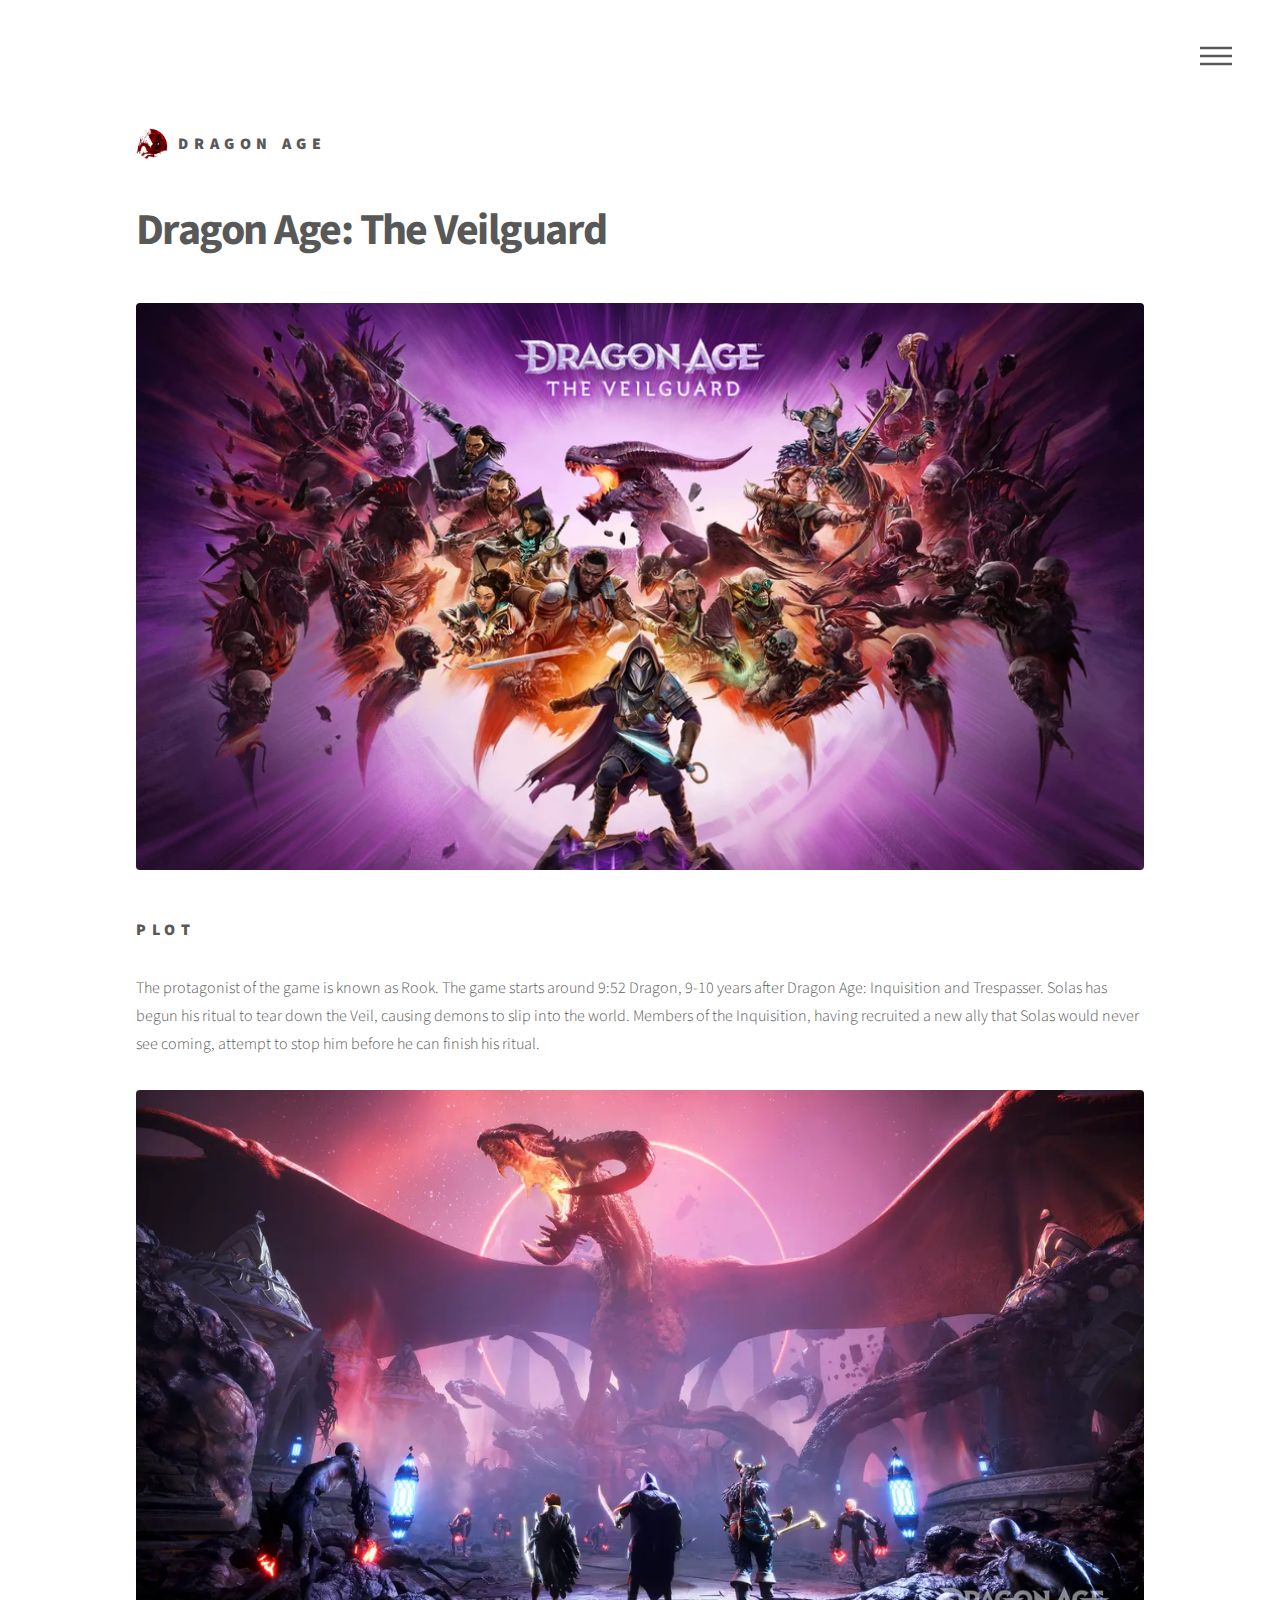
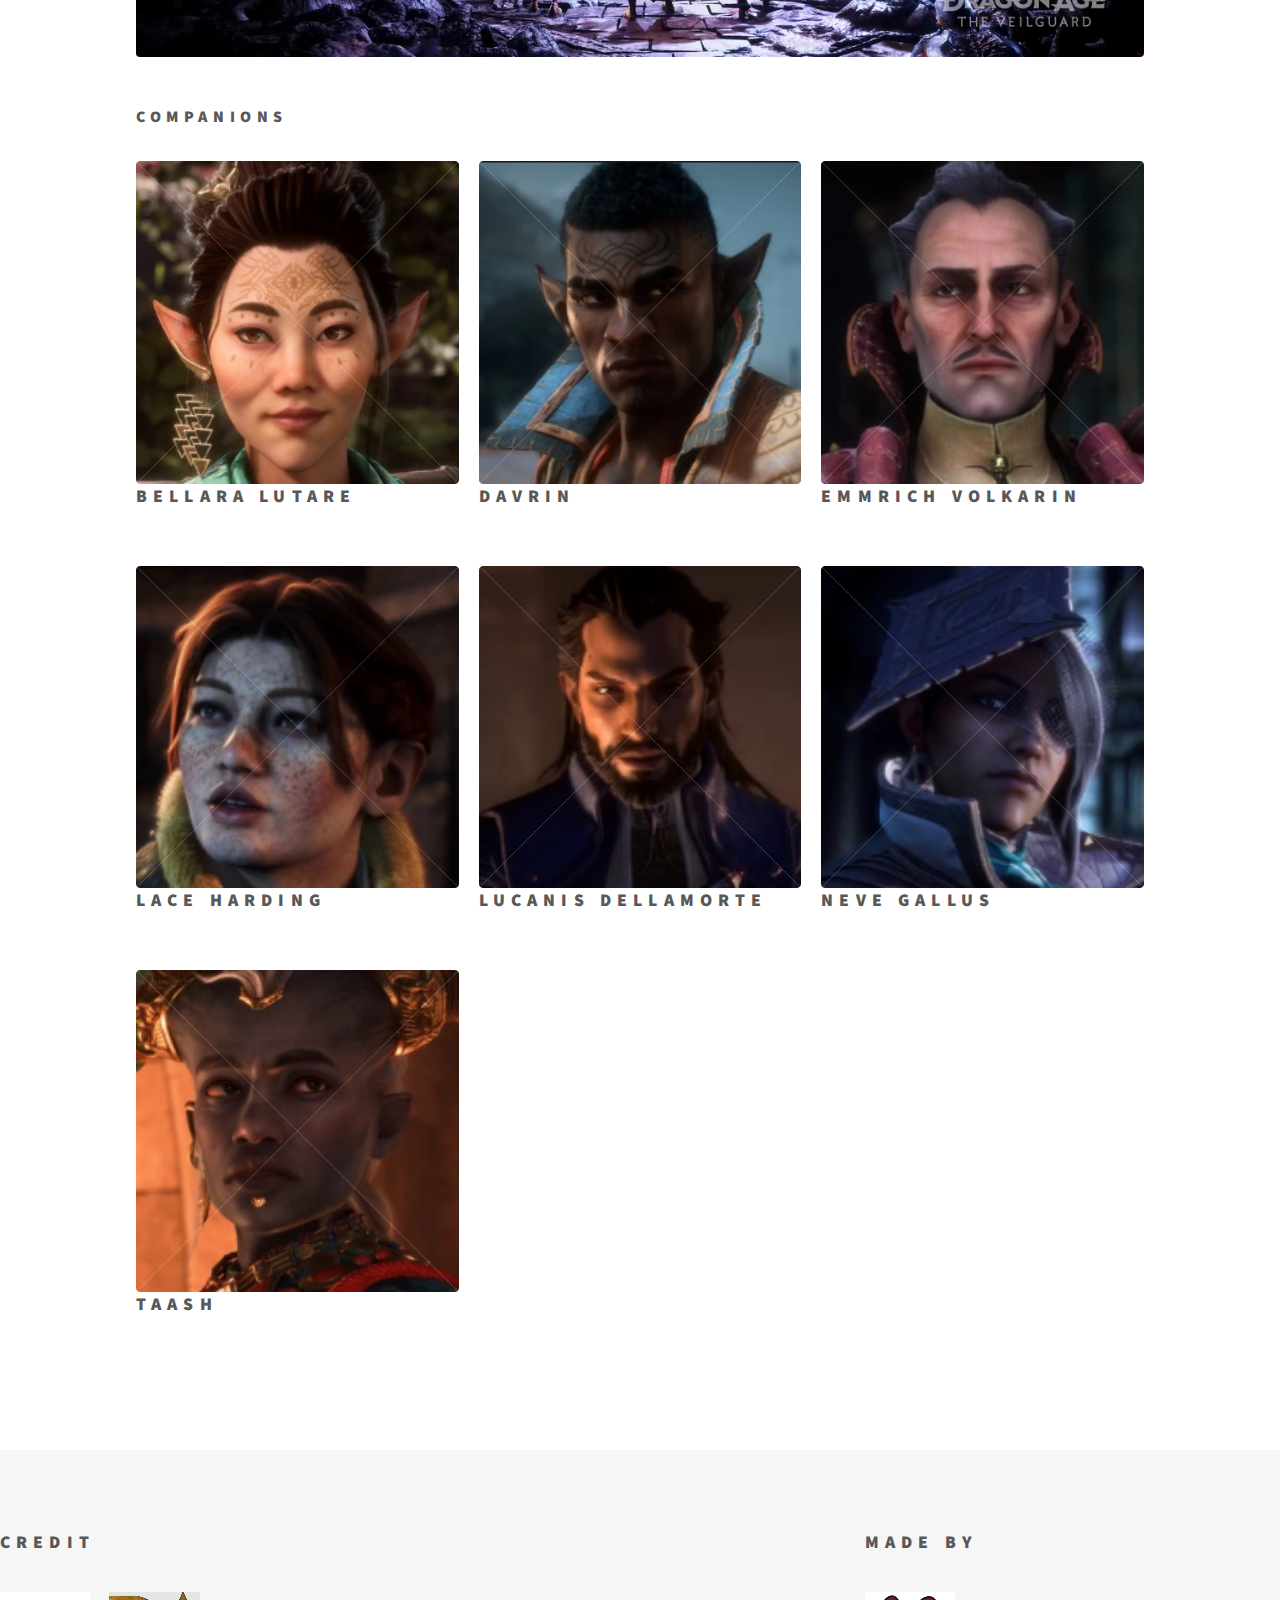
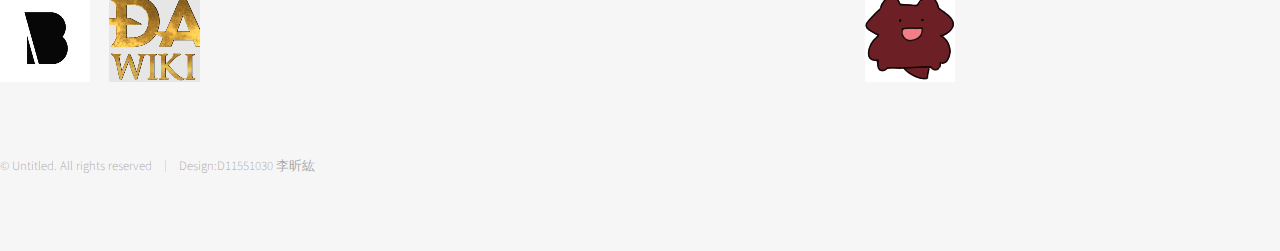
<file: endterm/generic5.html>
<!DOCTYPE HTML>
<!--
	Phantom by HTML5 UP
	html5up.net | @ajlkn
	Free for personal and commercial use under the CCA 3.0 license (html5up.net/license)
-->
<html>
	<head>
		<title>Dragon Age: The Veilguard</title>
		<link rel="icon" type="image/x-icon" href="images/logo.png">
		<meta charset="utf-8" />
		<meta name="viewport" content="width=device-width, initial-scale=1, user-scalable=no" />
		<link rel="stylesheet" href="assets/css/main.css" />
		<noscript><link rel="stylesheet" href="assets/css/noscript.css" /></noscript>
	</head>
	<body class="is-preload">
		<!-- Wrapper -->
			<div id="wrapper">

				<!-- Header -->
					<header id="header">
						<div class="inner">

							<!-- Logo -->
								<a href="index.html" class="logo">
									<span class="symbol"><img src="images/logo.png" alt="" /></span><span class="title">Dragon Age</span>
								</a>

							<!-- Nav -->
								<nav>
									<ul>
										<li><a href="#menu">Menu</a></li>
									</ul>
								</nav>

						</div>
					</header>

				<!-- Menu -->
					<nav id="menu">
						<h2>Menu</h2>
						<ul>
							<li><a href="index.html">Home Page</a></li>
							<li><a href="generic1.html">Dragon age: Origins</a></li>
							<li><a href="generic2.html">Dragon Age: Awakening</a></li>
							<li><a href="generic3.html">Dragon Age II</a></li>
							<li><a href="generic4.html">Dragon Age: Inquisition</a></li>
							<li><a href="generic5.html">Dragon Age: The Veilguard</a></li>
						</ul>
					</nav>

				<!-- Main -->
					<div id="main">
						<div class="inner">
							<h1>Dragon Age: The Veilguard</h1>
							<span class="image main"><img src="images/Veilguard_wallpaper.webp" alt="" /></span>
							<h3>Plot</h3>
							<p>The protagonist of the game is known as Rook. The game starts around 9:52 Dragon, 9-10 years after Dragon Age: Inquisition and Trespasser. Solas has begun his ritual to tear down the Veil, causing demons to slip into the world. Members of the Inquisition, having recruited a new ally that Solas would never see coming, attempt to stop him before he can finish his ritual.</p>
							<span class="image main"><img src="images/Dragon-Age-The-Veilguard_Screenshot_01_Dragon_3840x2160.webp" alt="" /></span>
							<h3>Companions</h3>
							<section class="tiles">
								<article class="style1">
									<span class="image">
										<img src="images/bellara.jpg" alt="" />
									</span>
										<h2>Bellara Lutare</h2>
										<div class="content">
										</div>
									</a>
								</article>
								<article class="style2">
									<span class="image">
										<img src="images/darvin.jpg" alt="" />
									</span>
										<h2>Davrin</h2>
										<div class="content">
										</div>
									</a>
								</article>
								<article class="style3">
									<span class="image">
										<img src="images/emmrich.jpg" alt="" />
									</span>
										<h2>Emmrich Volkarin</h2>
										<div class="content">
										</div>
									</a>
								</article>
								<article class="style4">
									<span class="image">
										<img src="images/lace.jpg" alt="" />
									</span>

										<h2>Lace Harding</h2>
										<div class="content">
										</div>
									</a>
								</article>
								<article class="style5">
									<span class="image">
										<img src="images/lucanis.jpg" alt="" />
									</span>
										<h2>Lucanis Dellamorte</h2>
										<div class="content">
										</div>
									</a>
								</article>
								<article class="style6">
									<span class="image">
										<img src="images/neve.jpg" alt="" />
									</span>
										<h2>Neve Gallus</h2>
										<div class="content">
										</div>
									</a>
								</article>
								<article class="style1">
									<span class="image">
										<img src="images/taash.jpg" alt="" />
									</span>
										<h2>Taash</h2>
										<div class="content">
										</div>
									</a>
								</article>
										</div>
									</a>
								</article>
							</section>
						</div>
					</div>

				<!-- Footer -->
				<footer id="footer">
					<div class="inner">
						<section>
							<h2>Credit</h2>
							<ul class="icons">
								<li><img src="images/biowarelogo.jpg"></li>
								<li><img src="images/Dawiki.png"></li>
						</section>
						<section>
							<h2>Made by</h2>
							<ul class="icons">
								<li><img src="images/mobao.jpg"></li>
							</ul>
						</section>
						<ul class="copyright">
								<li>&copy; Untitled. All rights reserved</li><li>Design:D11551030 李昕紘</li>
							</ul>
						</div>
					</footer>

			</div>

		<!-- Scripts -->
			<script src="assets/js/jquery.min.js"></script>
			<script src="assets/js/browser.min.js"></script>
			<script src="assets/js/breakpoints.min.js"></script>
			<script src="assets/js/util.js"></script>
			<script src="assets/js/main.js"></script>

	</body>
</html>
</file>
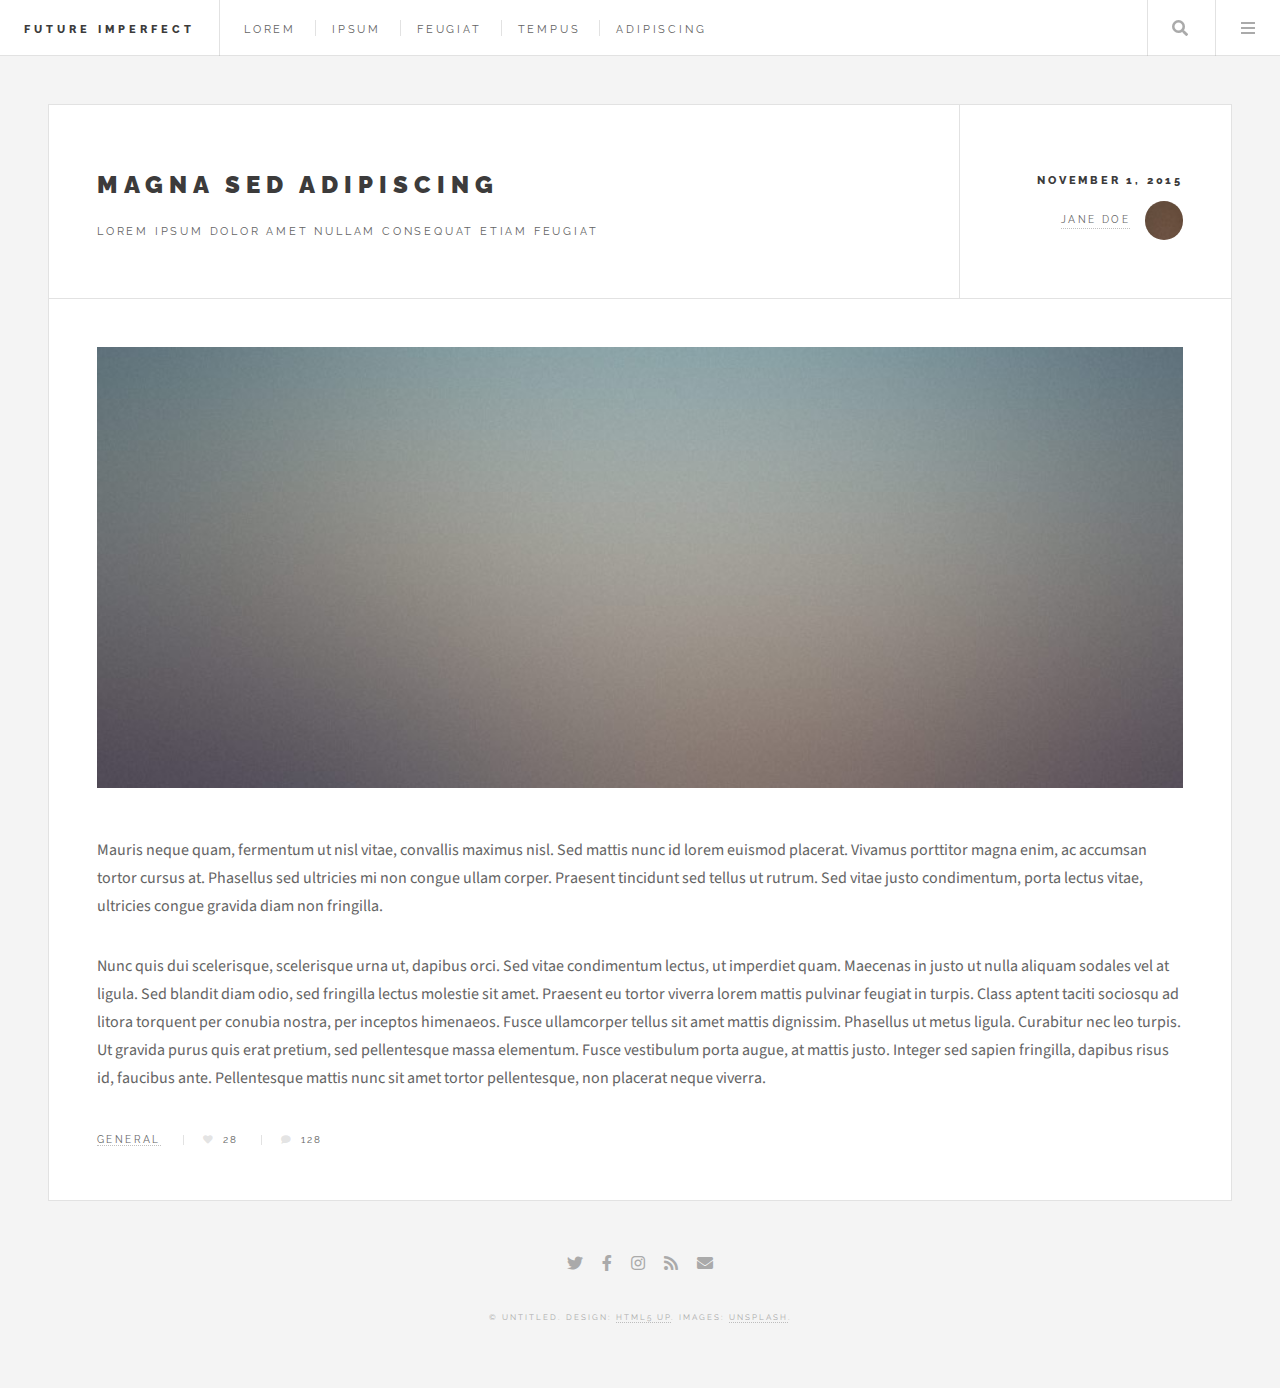
<file: html5up-future-imperfect/single.html>
<!DOCTYPE HTML>
<!--
	Future Imperfect by HTML5 UP
	html5up.net | @ajlkn
	Free for personal and commercial use under the CCA 3.0 license (html5up.net/license)
-->
<html>
	<head>
		<title>Single - Future Imperfect by HTML5 UP</title>
		<meta charset="utf-8" />
		<meta name="viewport" content="width=device-width, initial-scale=1, user-scalable=no" />
		<link rel="stylesheet" href="assets/css/main.css" />
	</head>
	<body class="single is-preload">

		<!-- Wrapper -->
			<div id="wrapper">

				<!-- Header -->
					<header id="header">
						<h1><a href="index.html">Future Imperfect</a></h1>
						<nav class="links">
							<ul>
								<li><a href="#">Lorem</a></li>
								<li><a href="#">Ipsum</a></li>
								<li><a href="#">Feugiat</a></li>
								<li><a href="#">Tempus</a></li>
								<li><a href="#">Adipiscing</a></li>
							</ul>
						</nav>
						<nav class="main">
							<ul>
								<li class="search">
									<a class="fa-search" href="#search">Search</a>
									<form id="search" method="get" action="#">
										<input type="text" name="query" placeholder="Search" />
									</form>
								</li>
								<li class="menu">
									<a class="fa-bars" href="#menu">Menu</a>
								</li>
							</ul>
						</nav>
					</header>

				<!-- Menu -->
					<section id="menu">

						<!-- Search -->
							<section>
								<form class="search" method="get" action="#">
									<input type="text" name="query" placeholder="Search" />
								</form>
							</section>

						<!-- Links -->
							<section>
								<ul class="links">
									<li>
										<a href="#">
											<h3>Lorem ipsum</h3>
											<p>Feugiat tempus veroeros dolor</p>
										</a>
									</li>
									<li>
										<a href="#">
											<h3>Dolor sit amet</h3>
											<p>Sed vitae justo condimentum</p>
										</a>
									</li>
									<li>
										<a href="#">
											<h3>Feugiat veroeros</h3>
											<p>Phasellus sed ultricies mi congue</p>
										</a>
									</li>
									<li>
										<a href="#">
											<h3>Etiam sed consequat</h3>
											<p>Porta lectus amet ultricies</p>
										</a>
									</li>
								</ul>
							</section>

						<!-- Actions -->
							<section>
								<ul class="actions stacked">
									<li><a href="#" class="button large fit">Log In</a></li>
								</ul>
							</section>

					</section>

				<!-- Main -->
					<div id="main">

						<!-- Post -->
							<article class="post">
								<header>
									<div class="title">
										<h2><a href="#">Magna sed adipiscing</a></h2>
										<p>Lorem ipsum dolor amet nullam consequat etiam feugiat</p>
									</div>
									<div class="meta">
										<time class="published" datetime="2015-11-01">November 1, 2015</time>
										<a href="#" class="author"><span class="name">Jane Doe</span><img src="images/avatar.jpg" alt="" /></a>
									</div>
								</header>
								<span class="image featured"><img src="images/pic01.jpg" alt="" /></span>
								<p>Mauris neque quam, fermentum ut nisl vitae, convallis maximus nisl. Sed mattis nunc id lorem euismod placerat. Vivamus porttitor magna enim, ac accumsan tortor cursus at. Phasellus sed ultricies mi non congue ullam corper. Praesent tincidunt sed tellus ut rutrum. Sed vitae justo condimentum, porta lectus vitae, ultricies congue gravida diam non fringilla.</p>
								<p>Nunc quis dui scelerisque, scelerisque urna ut, dapibus orci. Sed vitae condimentum lectus, ut imperdiet quam. Maecenas in justo ut nulla aliquam sodales vel at ligula. Sed blandit diam odio, sed fringilla lectus molestie sit amet. Praesent eu tortor viverra lorem mattis pulvinar feugiat in turpis. Class aptent taciti sociosqu ad litora torquent per conubia nostra, per inceptos himenaeos. Fusce ullamcorper tellus sit amet mattis dignissim. Phasellus ut metus ligula. Curabitur nec leo turpis. Ut gravida purus quis erat pretium, sed pellentesque massa elementum. Fusce vestibulum porta augue, at mattis justo. Integer sed sapien fringilla, dapibus risus id, faucibus ante. Pellentesque mattis nunc sit amet tortor pellentesque, non placerat neque viverra. </p>
								<footer>
									<ul class="stats">
										<li><a href="#">General</a></li>
										<li><a href="#" class="icon solid fa-heart">28</a></li>
										<li><a href="#" class="icon solid fa-comment">128</a></li>
									</ul>
								</footer>
							</article>

					</div>

				<!-- Footer -->
					<section id="footer">
						<ul class="icons">
							<li><a href="#" class="icon brands fa-twitter"><span class="label">Twitter</span></a></li>
							<li><a href="#" class="icon brands fa-facebook-f"><span class="label">Facebook</span></a></li>
							<li><a href="#" class="icon brands fa-instagram"><span class="label">Instagram</span></a></li>
							<li><a href="#" class="icon solid fa-rss"><span class="label">RSS</span></a></li>
							<li><a href="#" class="icon solid fa-envelope"><span class="label">Email</span></a></li>
						</ul>
						<p class="copyright">&copy; Untitled. Design: <a href="http://html5up.net">HTML5 UP</a>. Images: <a href="http://unsplash.com">Unsplash</a>.</p>
					</section>

			</div>

		<!-- Scripts -->
			<script src="assets/js/jquery.min.js"></script>
			<script src="assets/js/browser.min.js"></script>
			<script src="assets/js/breakpoints.min.js"></script>
			<script src="assets/js/util.js"></script>
			<script src="assets/js/main.js"></script>

	</body>
</html>
</file>
<file: endterm/assets/css/noscript.css>
/*
	Phantom by HTML5 UP
	html5up.net | @ajlkn
	Free for personal and commercial use under the CCA 3.0 license (html5up.net/license)
*/

/* Tiles */

	body.is-preload .tiles article {
		-moz-transform: none;
		-webkit-transform: none;
		-ms-transform: none;
		transform: none;
		opacity: 1;
	}
</file>
<file: endterm/assets/css/main.css>
@import url(fontawesome-all.min.css);
@import url("https://fonts.googleapis.com/css?family=Source+Sans+Pro:300,700,900");

/*
	Phantom by HTML5 UP
	html5up.net | @ajlkn
	Free for personal and commercial use under the CCA 3.0 license (html5up.net/license)
*/

html, body, div, span, applet, object,
iframe, h1, h2, h3, h4, h5, h6, p, blockquote,
pre, a, abbr, acronym, address, big, cite,
code, del, dfn, em, img, ins, kbd, q, s, samp,
small, strike, strong, sub, sup, tt, var, b,
u, i, center, dl, dt, dd, ol, ul, li, fieldset,
form, label, legend, table, caption, tbody,
tfoot, thead, tr, th, td, article, aside,
canvas, details, embed, figure, figcaption,
footer, header, hgroup, menu, nav, output, ruby,
section, summary, time, mark, audio, video {
	margin: 0;
	padding: 0;
	border: 0;
	font-size: 100%;
	font: inherit;
	vertical-align: baseline;}

article, aside, details, figcaption, figure,
footer, header, hgroup, menu, nav, section {
	display: block;}

body {
	line-height: 1;
}

ol, ul {
	list-style: none;
}

blockquote, q {
	quotes: none;
}

	blockquote:before, blockquote:after, q:before, q:after {
		content: '';
		content: none;
	}

table {
	border-collapse: collapse;
	border-spacing: 0;
}

body {
	-webkit-text-size-adjust: none;
}

mark {
	background-color: transparent;
	color: inherit;
}

input::-moz-focus-inner {
	border: 0;
	padding: 0;
}

input, select, textarea {
	-moz-appearance: none;
	-webkit-appearance: none;
	-ms-appearance: none;
	appearance: none;
}

/* Basic */

	@-ms-viewport {
		width: device-width;
	}

	body {
		-ms-overflow-style: scrollbar;
	}

	@media screen and (max-width: 480px) {

		html, body {
			min-width: 320px;
		}

	}

	html {
		box-sizing: border-box;
	}

	*, *:before, *:after {
		box-sizing: inherit;
	}

	body {
		background: #ffffff;
	}

		body.is-preload *, body.is-preload *:before, body.is-preload *:after {
			-moz-animation: none !important;
			-webkit-animation: none !important;
			-ms-animation: none !important;
			animation: none !important;
			-moz-transition: none !important;
			-webkit-transition: none !important;
			-ms-transition: none !important;
			transition: none !important;
		}

/* Type */

	body, input, select, textarea {
		color: #585858;
		font-family: "Source Sans Pro", Helvetica, sans-serif;
		font-size: 16pt;
		font-weight: 300;
		line-height: 1.75;
	}

		@media screen and (max-width: 1680px) {

			body, input, select, textarea {
				font-size: 14pt;
			}

		}

		@media screen and (max-width: 1280px) {

			body, input, select, textarea {
				font-size: 12pt;
			}

		}

	a {
		-moz-transition: border-bottom-color 0.2s ease, color 0.2s ease;
		-webkit-transition: border-bottom-color 0.2s ease, color 0.2s ease;
		-ms-transition: border-bottom-color 0.2s ease, color 0.2s ease;
		transition: border-bottom-color 0.2s ease, color 0.2s ease;
		text-decoration: none;
		color: #585858;
		border-bottom: dotted 1px rgba(88, 88, 88, 0.5);
	}

		a:hover {
			border-bottom-color: transparent;
			color: #851c1c !important;
		}

	strong, b {
		font-weight: 900;
	}

	em, i {
		font-style: italic;
	}

	p {
		margin: 0 0 2em 0;
	}

	h1 {
		font-size: 2.75em;
		font-weight: 700;
		line-height: 1.3;
		margin: 0 0 1em 0;
		letter-spacing: -0.035em;
	}

		h1 a {
			color: inherit;
		}

		@media screen and (max-width: 736px) {

			h1 {
				font-size: 2em;
				margin: 0 0 1em 0;
			}

		}

		@media screen and (max-width: 360px) {

			h1 {
				font-size: 1.75em;
			}

		}

	h2, h3, h4, h5, h6 {
		font-weight: 900;
		line-height: 1.5;
		margin: 0 0 2em 0;
		text-transform: uppercase;
		letter-spacing: 0.35em;
	}

		h2 a, h3 a, h4 a, h5 a, h6 a {
			color: inherit;
		}

	h2 {
		font-size: 1.1em;
	}

	h3 {
		font-size: 1em;
	}

	h4 {
		font-size: 0.8em;
	}

	h5 {
		font-size: 0.8em;
	}

	h6 {
		font-size: 0.8em;
	}

	@media screen and (max-width: 980px) {

		h1 br, h2 br, h3 br, h4 br, h5 br, h6 br {
			display: none;
		}

	}

	@media screen and (max-width: 736px) {

		h2 {
			font-size: 1em;
		}

		h3 {
			font-size: 0.8em;
		}

	}

	sub {
		font-size: 0.8em;
		position: relative;
		top: 0.5em;
	}

	sup {
		font-size: 0.8em;
		position: relative;
		top: -0.5em;
	}

	blockquote {
		border-left: solid 4px #c9c9c9;
		font-style: italic;
		margin: 0 0 2em 0;
		padding: 0.5em 0 0.5em 2em;
	}

	code {
		background: rgba(144, 144, 144, 0.075);
		border-radius: 4px;
		border: solid 1px #c9c9c9;
		font-family: "Courier New", monospace;
		font-size: 0.9em;
		margin: 0 0.25em;
		padding: 0.25em 0.65em;
	}

	pre {
		-webkit-overflow-scrolling: touch;
		font-family: "Courier New", monospace;
		font-size: 0.9em;
		margin: 0 0 2em 0;
	}

		pre code {
			display: block;
			line-height: 1.75;
			padding: 1em 1.5em;
			overflow-x: auto;
		}

	hr {
		border: 0;
		border-bottom: solid 1px #c9c9c9;
		margin: 2em 0;
	}

		hr.major {
			margin: 3em 0;
		}

	.align-left {
		text-align: left;
	}

	.align-center {
		text-align: center;
	}

	.align-right {
		text-align: right;
	}

/* Row */

	.row {
		display: flex;
		flex-wrap: wrap;
		box-sizing: border-box;
		align-items: stretch;
	}

		.row > * {
			box-sizing: border-box;
		}

		.row.gtr-uniform > * > :last-child {
			margin-bottom: 0;
		}

		.row.aln-left {
			justify-content: flex-start;
		}

		.row.aln-center {
			justify-content: center;
		}

		.row.aln-right {
			justify-content: flex-end;
		}

		.row.aln-top {
			align-items: flex-start;
		}

		.row.aln-middle {
			align-items: center;
		}

		.row.aln-bottom {
			align-items: flex-end;
		}

		.row > .imp {
			order: -1;
		}

		.row > .col-1 {
			width: 8.33333%;
		}

		.row > .off-1 {
			margin-left: 8.33333%;
		}

		.row > .col-2 {
			width: 16.66667%;
		}

		.row > .off-2 {
			margin-left: 16.66667%;
		}

		.row > .col-3 {
			width: 25%;
		}

		.row > .off-3 {
			margin-left: 25%;
		}

		.row > .col-4 {
			width: 33.33333%;
		}

		.row > .off-4 {
			margin-left: 33.33333%;
		}

		.row > .col-5 {
			width: 41.66667%;
		}

		.row > .off-5 {
			margin-left: 41.66667%;
		}

		.row > .col-6 {
			width: 50%;
		}

		.row > .off-6 {
			margin-left: 50%;
		}

		.row > .col-7 {
			width: 58.33333%;
		}

		.row > .off-7 {
			margin-left: 58.33333%;
		}

		.row > .col-8 {
			width: 66.66667%;
		}

		.row > .off-8 {
			margin-left: 66.66667%;
		}

		.row > .col-9 {
			width: 75%;
		}

		.row > .off-9 {
			margin-left: 75%;
		}

		.row > .col-10 {
			width: 83.33333%;
		}

		.row > .off-10 {
			margin-left: 83.33333%;
		}

		.row > .col-11 {
			width: 91.66667%;
		}

		.row > .off-11 {
			margin-left: 91.66667%;
		}

		.row > .col-12 {
			width: 100%;
		}

		.row > .off-12 {
			margin-left: 100%;
		}

		.row.gtr-0 {
			margin-top: 0;
			margin-left: 0em;
		}

			.row.gtr-0 > * {
				padding: 0 0 0 0em;
			}

			.row.gtr-0.gtr-uniform {
				margin-top: 0em;
			}

				.row.gtr-0.gtr-uniform > * {
					padding-top: 0em;
				}

		.row.gtr-25 {
			margin-top: 0;
			margin-left: -0.5em;
		}

			.row.gtr-25 > * {
				padding: 0 0 0 0.5em;
			}

			.row.gtr-25.gtr-uniform {
				margin-top: -0.5em;
			}

				.row.gtr-25.gtr-uniform > * {
					padding-top: 0.5em;
				}

		.row.gtr-50 {
			margin-top: 0;
			margin-left: -1em;
		}

			.row.gtr-50 > * {
				padding: 0 0 0 1em;
			}

			.row.gtr-50.gtr-uniform {
				margin-top: -1em;
			}

				.row.gtr-50.gtr-uniform > * {
					padding-top: 1em;
				}

		.row {
			margin-top: 0;
			margin-left: -2em;
		}

			.row > * {
				padding: 0 0 0 2em;
			}

			.row.gtr-uniform {
				margin-top: -2em;
			}

				.row.gtr-uniform > * {
					padding-top: 2em;
				}

		.row.gtr-150 {
			margin-top: 0;
			margin-left: -3em;
		}

			.row.gtr-150 > * {
				padding: 0 0 0 3em;
			}

			.row.gtr-150.gtr-uniform {
				margin-top: -3em;
			}

				.row.gtr-150.gtr-uniform > * {
					padding-top: 3em;
				}

		.row.gtr-200 {
			margin-top: 0;
			margin-left: -4em;
		}

			.row.gtr-200 > * {
				padding: 0 0 0 4em;
			}

			.row.gtr-200.gtr-uniform {
				margin-top: -4em;
			}

				.row.gtr-200.gtr-uniform > * {
					padding-top: 4em;
				}

		@media screen and (max-width: 1680px) {

			.row {
				display: flex;
				flex-wrap: wrap;
				box-sizing: border-box;
				align-items: stretch;
			}

				.row > * {
					box-sizing: border-box;
				}

				.row.gtr-uniform > * > :last-child {
					margin-bottom: 0;
				}

				.row.aln-left {
					justify-content: flex-start;
				}

				.row.aln-center {
					justify-content: center;
				}

				.row.aln-right {
					justify-content: flex-end;
				}

				.row.aln-top {
					align-items: flex-start;
				}

				.row.aln-middle {
					align-items: center;
				}

				.row.aln-bottom {
					align-items: flex-end;
				}

				.row > .imp-xlarge {
					order: -1;
				}

				.row > .col-1-xlarge {
					width: 8.33333%;
				}

				.row > .off-1-xlarge {
					margin-left: 8.33333%;
				}

				.row > .col-2-xlarge {
					width: 16.66667%;
				}

				.row > .off-2-xlarge {
					margin-left: 16.66667%;
				}

				.row > .col-3-xlarge {
					width: 25%;
				}

				.row > .off-3-xlarge {
					margin-left: 25%;
				}

				.row > .col-4-xlarge {
					width: 33.33333%;
				}

				.row > .off-4-xlarge {
					margin-left: 33.33333%;
				}

				.row > .col-5-xlarge {
					width: 41.66667%;
				}

				.row > .off-5-xlarge {
					margin-left: 41.66667%;
				}

				.row > .col-6-xlarge {
					width: 50%;
				}

				.row > .off-6-xlarge {
					margin-left: 50%;
				}

				.row > .col-7-xlarge {
					width: 58.33333%;
				}

				.row > .off-7-xlarge {
					margin-left: 58.33333%;
				}

				.row > .col-8-xlarge {
					width: 66.66667%;
				}

				.row > .off-8-xlarge {
					margin-left: 66.66667%;
				}

				.row > .col-9-xlarge {
					width: 75%;
				}

				.row > .off-9-xlarge {
					margin-left: 75%;
				}

				.row > .col-10-xlarge {
					width: 83.33333%;
				}

				.row > .off-10-xlarge {
					margin-left: 83.33333%;
				}

				.row > .col-11-xlarge {
					width: 91.66667%;
				}

				.row > .off-11-xlarge {
					margin-left: 91.66667%;
				}

				.row > .col-12-xlarge {
					width: 100%;
				}

				.row > .off-12-xlarge {
					margin-left: 100%;
				}

				.row.gtr-0 {
					margin-top: 0;
					margin-left: 0em;
				}

					.row.gtr-0 > * {
						padding: 0 0 0 0em;
					}

					.row.gtr-0.gtr-uniform {
						margin-top: 0em;
					}

						.row.gtr-0.gtr-uniform > * {
							padding-top: 0em;
						}

				.row.gtr-25 {
					margin-top: 0;
					margin-left: -0.5em;
				}

					.row.gtr-25 > * {
						padding: 0 0 0 0.5em;
					}

					.row.gtr-25.gtr-uniform {
						margin-top: -0.5em;
					}

						.row.gtr-25.gtr-uniform > * {
							padding-top: 0.5em;
						}

				.row.gtr-50 {
					margin-top: 0;
					margin-left: -1em;
				}

					.row.gtr-50 > * {
						padding: 0 0 0 1em;
					}

					.row.gtr-50.gtr-uniform {
						margin-top: -1em;
					}

						.row.gtr-50.gtr-uniform > * {
							padding-top: 1em;
						}

				.row {
					margin-top: 0;
					margin-left: -2em;
				}

					.row > * {
						padding: 0 0 0 2em;
					}

					.row.gtr-uniform {
						margin-top: -2em;
					}

						.row.gtr-uniform > * {
							padding-top: 2em;
						}

				.row.gtr-150 {
					margin-top: 0;
					margin-left: -3em;
				}

					.row.gtr-150 > * {
						padding: 0 0 0 3em;
					}

					.row.gtr-150.gtr-uniform {
						margin-top: -3em;
					}

						.row.gtr-150.gtr-uniform > * {
							padding-top: 3em;
						}

				.row.gtr-200 {
					margin-top: 0;
					margin-left: -4em;
				}

					.row.gtr-200 > * {
						padding: 0 0 0 4em;
					}

					.row.gtr-200.gtr-uniform {
						margin-top: -4em;
					}

						.row.gtr-200.gtr-uniform > * {
							padding-top: 4em;
						}

		}

		@media screen and (max-width: 1280px) {

			.row {
				display: flex;
				flex-wrap: wrap;
				box-sizing: border-box;
				align-items: stretch;
			}

				.row > * {
					box-sizing: border-box;
				}

				.row.gtr-uniform > * > :last-child {
					margin-bottom: 0;
				}

				.row.aln-left {
					justify-content: flex-start;
				}

				.row.aln-center {
					justify-content: center;
				}

				.row.aln-right {
					justify-content: flex-end;
				}

				.row.aln-top {
					align-items: flex-start;
				}

				.row.aln-middle {
					align-items: center;
				}

				.row.aln-bottom {
					align-items: flex-end;
				}

				.row > .imp-large {
					order: -1;
				}

				.row > .col-1-large {
					width: 8.33333%;
				}

				.row > .off-1-large {
					margin-left: 8.33333%;
				}

				.row > .col-2-large {
					width: 16.66667%;
				}

				.row > .off-2-large {
					margin-left: 16.66667%;
				}

				.row > .col-3-large {
					width: 25%;
				}

				.row > .off-3-large {
					margin-left: 25%;
				}

				.row > .col-4-large {
					width: 33.33333%;
				}

				.row > .off-4-large {
					margin-left: 33.33333%;
				}

				.row > .col-5-large {
					width: 41.66667%;
				}

				.row > .off-5-large {
					margin-left: 41.66667%;
				}

				.row > .col-6-large {
					width: 50%;
				}

				.row > .off-6-large {
					margin-left: 50%;
				}

				.row > .col-7-large {
					width: 58.33333%;
				}

				.row > .off-7-large {
					margin-left: 58.33333%;
				}

				.row > .col-8-large {
					width: 66.66667%;
				}

				.row > .off-8-large {
					margin-left: 66.66667%;
				}

				.row > .col-9-large {
					width: 75%;
				}

				.row > .off-9-large {
					margin-left: 75%;
				}

				.row > .col-10-large {
					width: 83.33333%;
				}

				.row > .off-10-large {
					margin-left: 83.33333%;
				}

				.row > .col-11-large {
					width: 91.66667%;
				}

				.row > .off-11-large {
					margin-left: 91.66667%;
				}

				.row > .col-12-large {
					width: 100%;
				}

				.row > .off-12-large {
					margin-left: 100%;
				}

				.row.gtr-0 {
					margin-top: 0;
					margin-left: 0em;
				}

					.row.gtr-0 > * {
						padding: 0 0 0 0em;
					}

					.row.gtr-0.gtr-uniform {
						margin-top: 0em;
					}

						.row.gtr-0.gtr-uniform > * {
							padding-top: 0em;
						}

				.row.gtr-25 {
					margin-top: 0;
					margin-left: -0.5em;
				}

					.row.gtr-25 > * {
						padding: 0 0 0 0.5em;
					}

					.row.gtr-25.gtr-uniform {
						margin-top: -0.5em;
					}

						.row.gtr-25.gtr-uniform > * {
							padding-top: 0.5em;
						}

				.row.gtr-50 {
					margin-top: 0;
					margin-left: -1em;
				}

					.row.gtr-50 > * {
						padding: 0 0 0 1em;
					}

					.row.gtr-50.gtr-uniform {
						margin-top: -1em;
					}

						.row.gtr-50.gtr-uniform > * {
							padding-top: 1em;
						}

				.row {
					margin-top: 0;
					margin-left: -2em;
				}

					.row > * {
						padding: 0 0 0 2em;
					}

					.row.gtr-uniform {
						margin-top: -2em;
					}

						.row.gtr-uniform > * {
							padding-top: 2em;
						}

				.row.gtr-150 {
					margin-top: 0;
					margin-left: -3em;
				}

					.row.gtr-150 > * {
						padding: 0 0 0 3em;
					}

					.row.gtr-150.gtr-uniform {
						margin-top: -3em;
					}

						.row.gtr-150.gtr-uniform > * {
							padding-top: 3em;
						}

				.row.gtr-200 {
					margin-top: 0;
					margin-left: -4em;
				}

					.row.gtr-200 > * {
						padding: 0 0 0 4em;
					}

					.row.gtr-200.gtr-uniform {
						margin-top: -4em;
					}

						.row.gtr-200.gtr-uniform > * {
							padding-top: 4em;
						}

		}

		@media screen and (max-width: 980px) {

			.row {
				display: flex;
				flex-wrap: wrap;
				box-sizing: border-box;
				align-items: stretch;
			}

				.row > * {
					box-sizing: border-box;
				}

				.row.gtr-uniform > * > :last-child {
					margin-bottom: 0;
				}

				.row.aln-left {
					justify-content: flex-start;
				}

				.row.aln-center {
					justify-content: center;
				}

				.row.aln-right {
					justify-content: flex-end;
				}

				.row.aln-top {
					align-items: flex-start;
				}

				.row.aln-middle {
					align-items: center;
				}

				.row.aln-bottom {
					align-items: flex-end;
				}

				.row > .imp-medium {
					order: -1;
				}

				.row > .col-1-medium {
					width: 8.33333%;
				}

				.row > .off-1-medium {
					margin-left: 8.33333%;
				}

				.row > .col-2-medium {
					width: 16.66667%;
				}

				.row > .off-2-medium {
					margin-left: 16.66667%;
				}

				.row > .col-3-medium {
					width: 25%;
				}

				.row > .off-3-medium {
					margin-left: 25%;
				}

				.row > .col-4-medium {
					width: 33.33333%;
				}

				.row > .off-4-medium {
					margin-left: 33.33333%;
				}

				.row > .col-5-medium {
					width: 41.66667%;
				}

				.row > .off-5-medium {
					margin-left: 41.66667%;
				}

				.row > .col-6-medium {
					width: 50%;
				}

				.row > .off-6-medium {
					margin-left: 50%;
				}

				.row > .col-7-medium {
					width: 58.33333%;
				}

				.row > .off-7-medium {
					margin-left: 58.33333%;
				}

				.row > .col-8-medium {
					width: 66.66667%;
				}

				.row > .off-8-medium {
					margin-left: 66.66667%;
				}

				.row > .col-9-medium {
					width: 75%;
				}

				.row > .off-9-medium {
					margin-left: 75%;
				}

				.row > .col-10-medium {
					width: 83.33333%;
				}

				.row > .off-10-medium {
					margin-left: 83.33333%;
				}

				.row > .col-11-medium {
					width: 91.66667%;
				}

				.row > .off-11-medium {
					margin-left: 91.66667%;
				}

				.row > .col-12-medium {
					width: 100%;
				}

				.row > .off-12-medium {
					margin-left: 100%;
				}

				.row.gtr-0 {
					margin-top: 0;
					margin-left: 0em;
				}

					.row.gtr-0 > * {
						padding: 0 0 0 0em;
					}

					.row.gtr-0.gtr-uniform {
						margin-top: 0em;
					}

						.row.gtr-0.gtr-uniform > * {
							padding-top: 0em;
						}

				.row.gtr-25 {
					margin-top: 0;
					margin-left: -0.375em;
				}

					.row.gtr-25 > * {
						padding: 0 0 0 0.375em;
					}

					.row.gtr-25.gtr-uniform {
						margin-top: -0.375em;
					}

						.row.gtr-25.gtr-uniform > * {
							padding-top: 0.375em;
						}

				.row.gtr-50 {
					margin-top: 0;
					margin-left: -0.75em;
				}

					.row.gtr-50 > * {
						padding: 0 0 0 0.75em;
					}

					.row.gtr-50.gtr-uniform {
						margin-top: -0.75em;
					}

						.row.gtr-50.gtr-uniform > * {
							padding-top: 0.75em;
						}

				.row {
					margin-top: 0;
					margin-left: -1.5em;
				}

					.row > * {
						padding: 0 0 0 1.5em;
					}

					.row.gtr-uniform {
						margin-top: -1.5em;
					}

						.row.gtr-uniform > * {
							padding-top: 1.5em;
						}

				.row.gtr-150 {
					margin-top: 0;
					margin-left: -2.25em;
				}

					.row.gtr-150 > * {
						padding: 0 0 0 2.25em;
					}

					.row.gtr-150.gtr-uniform {
						margin-top: -2.25em;
					}

						.row.gtr-150.gtr-uniform > * {
							padding-top: 2.25em;
						}

				.row.gtr-200 {
					margin-top: 0;
					margin-left: -3em;
				}

					.row.gtr-200 > * {
						padding: 0 0 0 3em;
					}

					.row.gtr-200.gtr-uniform {
						margin-top: -3em;
					}

						.row.gtr-200.gtr-uniform > * {
							padding-top: 3em;
						}

		}

		@media screen and (max-width: 736px) {

			.row {
				display: flex;
				flex-wrap: wrap;
				box-sizing: border-box;
				align-items: stretch;
			}

				.row > * {
					box-sizing: border-box;
				}

				.row.gtr-uniform > * > :last-child {
					margin-bottom: 0;
				}

				.row.aln-left {
					justify-content: flex-start;
				}

				.row.aln-center {
					justify-content: center;
				}

				.row.aln-right {
					justify-content: flex-end;
				}

				.row.aln-top {
					align-items: flex-start;
				}

				.row.aln-middle {
					align-items: center;
				}

				.row.aln-bottom {
					align-items: flex-end;
				}

				.row > .imp-small {
					order: -1;
				}

				.row > .col-1-small {
					width: 8.33333%;
				}

				.row > .off-1-small {
					margin-left: 8.33333%;
				}

				.row > .col-2-small {
					width: 16.66667%;
				}

				.row > .off-2-small {
					margin-left: 16.66667%;
				}

				.row > .col-3-small {
					width: 25%;
				}

				.row > .off-3-small {
					margin-left: 25%;
				}

				.row > .col-4-small {
					width: 33.33333%;
				}

				.row > .off-4-small {
					margin-left: 33.33333%;
				}

				.row > .col-5-small {
					width: 41.66667%;
				}

				.row > .off-5-small {
					margin-left: 41.66667%;
				}

				.row > .col-6-small {
					width: 50%;
				}

				.row > .off-6-small {
					margin-left: 50%;
				}

				.row > .col-7-small {
					width: 58.33333%;
				}

				.row > .off-7-small {
					margin-left: 58.33333%;
				}

				.row > .col-8-small {
					width: 66.66667%;
				}

				.row > .off-8-small {
					margin-left: 66.66667%;
				}

				.row > .col-9-small {
					width: 75%;
				}

				.row > .off-9-small {
					margin-left: 75%;
				}

				.row > .col-10-small {
					width: 83.33333%;
				}

				.row > .off-10-small {
					margin-left: 83.33333%;
				}

				.row > .col-11-small {
					width: 91.66667%;
				}

				.row > .off-11-small {
					margin-left: 91.66667%;
				}

				.row > .col-12-small {
					width: 100%;
				}

				.row > .off-12-small {
					margin-left: 100%;
				}

				.row.gtr-0 {
					margin-top: 0;
					margin-left: 0em;
				}

					.row.gtr-0 > * {
						padding: 0 0 0 0em;
					}

					.row.gtr-0.gtr-uniform {
						margin-top: 0em;
					}

						.row.gtr-0.gtr-uniform > * {
							padding-top: 0em;
						}

				.row.gtr-25 {
					margin-top: 0;
					margin-left: -0.25em;
				}

					.row.gtr-25 > * {
						padding: 0 0 0 0.25em;
					}

					.row.gtr-25.gtr-uniform {
						margin-top: -0.25em;
					}

						.row.gtr-25.gtr-uniform > * {
							padding-top: 0.25em;
						}

				.row.gtr-50 {
					margin-top: 0;
					margin-left: -0.5em;
				}

					.row.gtr-50 > * {
						padding: 0 0 0 0.5em;
					}

					.row.gtr-50.gtr-uniform {
						margin-top: -0.5em;
					}

						.row.gtr-50.gtr-uniform > * {
							padding-top: 0.5em;
						}

				.row {
					margin-top: 0;
					margin-left: -1em;
				}

					.row > * {
						padding: 0 0 0 1em;
					}

					.row.gtr-uniform {
						margin-top: -1em;
					}

						.row.gtr-uniform > * {
							padding-top: 1em;
						}

				.row.gtr-150 {
					margin-top: 0;
					margin-left: -1.5em;
				}

					.row.gtr-150 > * {
						padding: 0 0 0 1.5em;
					}

					.row.gtr-150.gtr-uniform {
						margin-top: -1.5em;
					}

						.row.gtr-150.gtr-uniform > * {
							padding-top: 1.5em;
						}

				.row.gtr-200 {
					margin-top: 0;
					margin-left: -2em;
				}

					.row.gtr-200 > * {
						padding: 0 0 0 2em;
					}

					.row.gtr-200.gtr-uniform {
						margin-top: -2em;
					}

						.row.gtr-200.gtr-uniform > * {
							padding-top: 2em;
						}

		}

		@media screen and (max-width: 480px) {

			.row {
				display: flex;
				flex-wrap: wrap;
				box-sizing: border-box;
				align-items: stretch;
			}

				.row > * {
					box-sizing: border-box;
				}

				.row.gtr-uniform > * > :last-child {
					margin-bottom: 0;
				}

				.row.aln-left {
					justify-content: flex-start;
				}

				.row.aln-center {
					justify-content: center;
				}

				.row.aln-right {
					justify-content: flex-end;
				}

				.row.aln-top {
					align-items: flex-start;
				}

				.row.aln-middle {
					align-items: center;
				}

				.row.aln-bottom {
					align-items: flex-end;
				}

				.row > .imp-xsmall {
					order: -1;
				}

				.row > .col-1-xsmall {
					width: 8.33333%;
				}

				.row > .off-1-xsmall {
					margin-left: 8.33333%;
				}

				.row > .col-2-xsmall {
					width: 16.66667%;
				}

				.row > .off-2-xsmall {
					margin-left: 16.66667%;
				}

				.row > .col-3-xsmall {
					width: 25%;
				}

				.row > .off-3-xsmall {
					margin-left: 25%;
				}

				.row > .col-4-xsmall {
					width: 33.33333%;
				}

				.row > .off-4-xsmall {
					margin-left: 33.33333%;
				}

				.row > .col-5-xsmall {
					width: 41.66667%;
				}

				.row > .off-5-xsmall {
					margin-left: 41.66667%;
				}

				.row > .col-6-xsmall {
					width: 50%;
				}

				.row > .off-6-xsmall {
					margin-left: 50%;
				}

				.row > .col-7-xsmall {
					width: 58.33333%;
				}

				.row > .off-7-xsmall {
					margin-left: 58.33333%;
				}

				.row > .col-8-xsmall {
					width: 66.66667%;
				}

				.row > .off-8-xsmall {
					margin-left: 66.66667%;
				}

				.row > .col-9-xsmall {
					width: 75%;
				}

				.row > .off-9-xsmall {
					margin-left: 75%;
				}

				.row > .col-10-xsmall {
					width: 83.33333%;
				}

				.row > .off-10-xsmall {
					margin-left: 83.33333%;
				}

				.row > .col-11-xsmall {
					width: 91.66667%;
				}

				.row > .off-11-xsmall {
					margin-left: 91.66667%;
				}

				.row > .col-12-xsmall {
					width: 100%;
				}

				.row > .off-12-xsmall {
					margin-left: 100%;
				}

				.row.gtr-0 {
					margin-top: 0;
					margin-left: 0em;
				}

					.row.gtr-0 > * {
						padding: 0 0 0 0em;
					}

					.row.gtr-0.gtr-uniform {
						margin-top: 0em;
					}

						.row.gtr-0.gtr-uniform > * {
							padding-top: 0em;
						}

				.row.gtr-25 {
					margin-top: 0;
					margin-left: -0.25em;
				}

					.row.gtr-25 > * {
						padding: 0 0 0 0.25em;
					}

					.row.gtr-25.gtr-uniform {
						margin-top: -0.25em;
					}

						.row.gtr-25.gtr-uniform > * {
							padding-top: 0.25em;
						}

				.row.gtr-50 {
					margin-top: 0;
					margin-left: -0.5em;
				}

					.row.gtr-50 > * {
						padding: 0 0 0 0.5em;
					}

					.row.gtr-50.gtr-uniform {
						margin-top: -0.5em;
					}

						.row.gtr-50.gtr-uniform > * {
							padding-top: 0.5em;
						}

				.row {
					margin-top: 0;
					margin-left: -1em;
				}

					.row > * {
						padding: 0 0 0 1em;
					}

					.row.gtr-uniform {
						margin-top: -1em;
					}

						.row.gtr-uniform > * {
							padding-top: 1em;
						}

				.row.gtr-150 {
					margin-top: 0;
					margin-left: -1.5em;
				}

					.row.gtr-150 > * {
						padding: 0 0 0 1.5em;
					}

					.row.gtr-150.gtr-uniform {
						margin-top: -1.5em;
					}

						.row.gtr-150.gtr-uniform > * {
							padding-top: 1.5em;
						}

				.row.gtr-200 {
					margin-top: 0;
					margin-left: -2em;
				}

					.row.gtr-200 > * {
						padding: 0 0 0 2em;
					}

					.row.gtr-200.gtr-uniform {
						margin-top: -2em;
					}

						.row.gtr-200.gtr-uniform > * {
							padding-top: 2em;
						}

		}

/* Section/Article */

	section.special, article.special {
		text-align: center;
	}

	header p {
		margin-top: -1em;
	}

	@media screen and (max-width: 736px) {

		header p {
			margin-top: 0;
		}

	}

/* Icon */

	.icon {
		text-decoration: none;
		border-bottom: none;
		position: relative;
	}

		.icon:before {
			-moz-osx-font-smoothing: grayscale;
			-webkit-font-smoothing: antialiased;
			display: inline-block;
			font-style: normal;
			font-variant: normal;
			text-rendering: auto;
			line-height: 1;
			text-transform: none !important;
			font-family: 'Font Awesome 5 Free';
			font-weight: 400;
		}

		.icon > .label {
			display: none;
		}

		.icon:before {
			line-height: inherit;
		}

		.icon.solid:before {
			font-weight: 900;
		}

		.icon.brands:before {
			font-family: 'Font Awesome 5 Brands';
		}

		.icon.style2 {
			-moz-transition: background-color 0.2s ease-in-out, color 0.2s ease-in-out, border-color 0.2s ease-in-out;
			-webkit-transition: background-color 0.2s ease-in-out, color 0.2s ease-in-out, border-color 0.2s ease-in-out;
			-ms-transition: background-color 0.2s ease-in-out, color 0.2s ease-in-out, border-color 0.2s ease-in-out;
			transition: background-color 0.2s ease-in-out, color 0.2s ease-in-out, border-color 0.2s ease-in-out;
			background-color: transparent;
			border: solid 1px #c9c9c9;
			border-radius: 4px;
			width: 2.65em;
			height: 2.65em;
			display: inline-block;
			text-align: center;
			line-height: 2.65em;
			color: inherit;
		}

			.icon.style2:before {
				font-size: 1.1em;
			}

			.icon.style2:hover {
				color: #851c1c;
				border-color: #851c1c;
			}

			.icon.style2:active {
				background-color: rgba(242, 132, 158, 0.1);
			}

/* List */

	ol {
		list-style: decimal;
		margin: 0 0 2em 0;
		padding-left: 1.25em;
	}

		ol li {
			padding-left: 0.25em;
		}

	ul {
		list-style: disc;
		margin: 0 0 2em 0;
		padding-left: 1em;
	}

		ul li {
			padding-left: 0.5em;
		}

		ul.alt {
			list-style: none;
			padding-left: 0;
		}

			ul.alt li {
				border-top: solid 1px #c9c9c9;
				padding: 0.5em 0;
			}

				ul.alt li:first-child {
					border-top: 0;
					padding-top: 0;
				}

	dl {
		margin: 0 0 2em 0;
	}

		dl dt {
			display: block;
			font-weight: 900;
			margin: 0 0 1em 0;
		}

		dl dd {
			margin-left: 2em;
		}

/* Actions */

	ul.actions {
		display: -moz-flex;
		display: -webkit-flex;
		display: -ms-flex;
		display: flex;
		cursor: default;
		list-style: none;
		margin-left: -1em;
		padding-left: 0;
	}

		ul.actions li {
			padding: 0 0 0 1em;
			vertical-align: middle;
		}

		ul.actions.special {
			-moz-justify-content: center;
			-webkit-justify-content: center;
			-ms-justify-content: center;
			justify-content: center;
			width: 100%;
			margin-left: 0;
		}

			ul.actions.special li:first-child {
				padding-left: 0;
			}

		ul.actions.stacked {
			-moz-flex-direction: column;
			-webkit-flex-direction: column;
			-ms-flex-direction: column;
			flex-direction: column;
			margin-left: 0;
		}

			ul.actions.stacked li {
				padding: 1.3em 0 0 0;
			}

				ul.actions.stacked li:first-child {
					padding-top: 0;
				}

		ul.actions.fit {
			width: calc(100% + 1em);
		}

			ul.actions.fit li {
				-moz-flex-grow: 1;
				-webkit-flex-grow: 1;
				-ms-flex-grow: 1;
				flex-grow: 1;
				-moz-flex-shrink: 1;
				-webkit-flex-shrink: 1;
				-ms-flex-shrink: 1;
				flex-shrink: 1;
				width: 100%;
			}

				ul.actions.fit li > * {
					width: 100%;
				}

			ul.actions.fit.stacked {
				width: 100%;
			}

		@media screen and (max-width: 480px) {

			ul.actions:not(.fixed) {
				-moz-flex-direction: column;
				-webkit-flex-direction: column;
				-ms-flex-direction: column;
				flex-direction: column;
				margin-left: 0;
				width: 100% !important;
			}

				ul.actions:not(.fixed) li {
					-moz-flex-grow: 1;
					-webkit-flex-grow: 1;
					-ms-flex-grow: 1;
					flex-grow: 1;
					-moz-flex-shrink: 1;
					-webkit-flex-shrink: 1;
					-ms-flex-shrink: 1;
					flex-shrink: 1;
					padding: 1em 0 0 0;
					text-align: center;
					width: 100%;
				}

					ul.actions:not(.fixed) li > * {
						width: 100%;
					}

					ul.actions:not(.fixed) li:first-child {
						padding-top: 0;
					}

					ul.actions:not(.fixed) li input[type="submit"],
					ul.actions:not(.fixed) li input[type="reset"],
					ul.actions:not(.fixed) li input[type="button"],
					ul.actions:not(.fixed) li button,
					ul.actions:not(.fixed) li .button {
						width: 100%;
					}

						ul.actions:not(.fixed) li input[type="submit"].icon:before,
						ul.actions:not(.fixed) li input[type="reset"].icon:before,
						ul.actions:not(.fixed) li input[type="button"].icon:before,
						ul.actions:not(.fixed) li button.icon:before,
						ul.actions:not(.fixed) li .button.icon:before {
							margin-left: -0.5rem;
						}

		}

/* Icons */

	ul.icons {
		cursor: default;
		list-style: none;
		padding-left: 0;
		margin: -1em 0 2em -1em;
	}

		ul.icons li {
			display: inline-block;
			padding: 1em 0 0 1em;
		}

/* Form */

	form {
		margin: 0 0 2em 0;
		overflow-x: hidden;
	}

		form > :last-child {
			margin-bottom: 0;
		}

		form > .fields {
			display: -moz-flex;
			display: -webkit-flex;
			display: -ms-flex;
			display: flex;
			-moz-flex-wrap: wrap;
			-webkit-flex-wrap: wrap;
			-ms-flex-wrap: wrap;
			flex-wrap: wrap;
			width: calc(100% + 3em);
			margin: -1.5em 0 2em -1.5em;
		}

			form > .fields > .field {
				-moz-flex-grow: 0;
				-webkit-flex-grow: 0;
				-ms-flex-grow: 0;
				flex-grow: 0;
				-moz-flex-shrink: 0;
				-webkit-flex-shrink: 0;
				-ms-flex-shrink: 0;
				flex-shrink: 0;
				padding: 1.5em 0 0 1.5em;
				width: calc(100% - 1.5em);
			}

				form > .fields > .field.half {
					width: calc(50% - 0.75em);
				}

				form > .fields > .field.third {
					width: calc(100%/3 - 0.5em);
				}

				form > .fields > .field.quarter {
					width: calc(25% - 0.375em);
				}

		@media screen and (max-width: 480px) {

			form > .fields {
				width: calc(100% + 3em);
				margin: -1.5em 0 2em -1.5em;
			}

				form > .fields > .field {
					padding: 1.5em 0 0 1.5em;
					width: calc(100% - 1.5em);
				}

					form > .fields > .field.half {
						width: calc(100% - 1.5em);
					}

					form > .fields > .field.third {
						width: calc(100% - 1.5em);
					}

					form > .fields > .field.quarter {
						width: calc(100% - 1.5em);
					}

		}

	label {
		display: block;
		font-size: 0.9em;
		font-weight: 900;
		margin: 0 0 1em 0;
	}

	input[type="text"],
	input[type="password"],
	input[type="email"],
	input[type="tel"],
	select,
	textarea {
		-moz-appearance: none;
		-webkit-appearance: none;
		-ms-appearance: none;
		appearance: none;
		background-color: transparent;
		border: none;
		border-radius: 0;
		border-bottom: solid 1px #c9c9c9;
		color: inherit;
		display: block;
		outline: 0;
		padding: 0;
		text-decoration: none;
		width: 100%;
	}

		input[type="text"]:invalid,
		input[type="password"]:invalid,
		input[type="email"]:invalid,
		input[type="tel"]:invalid,
		select:invalid,
		textarea:invalid {
			box-shadow: none;
		}

		input[type="text"]:focus,
		input[type="password"]:focus,
		input[type="email"]:focus,
		input[type="tel"]:focus,
		select:focus,
		textarea:focus {
			border-bottom-color: #851c1c;
			box-shadow: inset 0 -1px 0 0 #851c1c;
		}

	select {
		background-image: url("data:image/svg+xml;charset=utf8,%3Csvg xmlns='http://www.w3.org/2000/svg' width='40' height='40' preserveAspectRatio='none' viewBox='0 0 40 40'%3E%3Cpath d='M9.4,12.3l10.4,10.4l10.4-10.4c0.2-0.2,0.5-0.4,0.9-0.4c0.3,0,0.6,0.1,0.9,0.4l3.3,3.3c0.2,0.2,0.4,0.5,0.4,0.9 c0,0.4-0.1,0.6-0.4,0.9L20.7,31.9c-0.2,0.2-0.5,0.4-0.9,0.4c-0.3,0-0.6-0.1-0.9-0.4L4.3,17.3c-0.2-0.2-0.4-0.5-0.4-0.9 c0-0.4,0.1-0.6,0.4-0.9l3.3-3.3c0.2-0.2,0.5-0.4,0.9-0.4S9.1,12.1,9.4,12.3z' fill='%23c9c9c9' /%3E%3C/svg%3E");
		background-size: 1.25rem;
		background-repeat: no-repeat;
		background-position: calc(100% - 1rem) center;
		height: 3em;
		padding-right: 3em;
		text-overflow: ellipsis;
	}

		select option {
			background: #ffffff;
		}

		select:focus::-ms-value {
			background-color: transparent;
		}

		select::-ms-expand {
			display: none;
		}

	input[type="text"],
	input[type="password"],
	input[type="email"],
	select {
		height: 3em;
	}

	textarea {
		padding: 0;
		min-height: 3.75em;
	}

	input[type="checkbox"],
	input[type="radio"] {
		-moz-appearance: none;
		-webkit-appearance: none;
		-ms-appearance: none;
		appearance: none;
		display: block;
		float: left;
		margin-right: -2em;
		opacity: 0;
		width: 1em;
		z-index: -1;
	}

		input[type="checkbox"] + label,
		input[type="radio"] + label {
			text-decoration: none;
			color: #585858;
			cursor: pointer;
			display: inline-block;
			font-size: 1em;
			font-weight: 300;
			padding-left: 2.55em;
			padding-right: 0.75em;
			position: relative;
		}

			input[type="checkbox"] + label:before,
			input[type="radio"] + label:before {
				-moz-osx-font-smoothing: grayscale;
				-webkit-font-smoothing: antialiased;
				display: inline-block;
				font-style: normal;
				font-variant: normal;
				text-rendering: auto;
				line-height: 1;
				text-transform: none !important;
				font-family: 'Font Awesome 5 Free';
				font-weight: 900;
			}

			input[type="checkbox"] + label:before,
			input[type="radio"] + label:before {
				border-radius: 4px;
				border: solid 1px #c9c9c9;
				content: '';
				display: inline-block;
				font-size: 0.8em;
				height: 2.25em;
				left: 0;
				line-height: 2.25em;
				position: absolute;
				text-align: center;
				top: 0;
				width: 2.25em;
			}

		input[type="checkbox"]:checked + label:before,
		input[type="radio"]:checked + label:before {
			background: #585858;
			border-color: #585858;
			color: #ffffff;
			content: '\f00c';
		}

		input[type="checkbox"]:focus + label:before,
		input[type="radio"]:focus + label:before {
			border-color: #851c1c;
			box-shadow: 0 0 0 1px #851c1c;
		}

	input[type="checkbox"] + label:before {
		border-radius: 4px;
	}

	input[type="radio"] + label:before {
		border-radius: 100%;
	}

/* Box */

	.box {
		border-radius: 4px;
		border: solid 1px #c9c9c9;
		margin-bottom: 2em;
		padding: 1.5em;
	}

		.box > :last-child,
		.box > :last-child > :last-child,
		.box > :last-child > :last-child > :last-child {
			margin-bottom: 0;
		}

		.box.alt {
			border: 0;
			border-radius: 0;
			padding: 0;
		}

/* Image */

	.image {
		border-radius: 4px;
		border: 0;
		display: inline-block;
		position: relative;
	}

		.image img {
			border-radius: 4px;
			display: block;
		}

		.image.left, .image.right {
			max-width: 40%;
		}

			.image.left img, .image.right img {
				width: 100%;
			}

		.image.left {
			float: left;
			padding: 0 1.5em 1em 0;
			top: 0.25em;
		}

		.image.right {
			float: right;
			padding: 0 0 1em 1.5em;
			top: 0.25em;
		}

		.image.fit {
			display: block;
			margin: 0 0 2em 0;
			width: 100%;
		}

			.image.fit img {
				width: 100%;
			}

		.image.main {
			display: block;
			margin: 0 0 3em 0;
			width: 100%;
		}

			.image.main img {
				width: 100%;
			}

			@media screen and (max-width: 736px) {

				.image.main {
					margin: 0 0 2em 0;
				}

			}

/* Table */

	.table-wrapper {
		-webkit-overflow-scrolling: touch;
		overflow-x: auto;
	}

	table {
		margin: 0 0 2em 0;
		width: 100%;
	}

		table tbody tr {
			border: solid 1px #c9c9c9;
			border-left: 0;
			border-right: 0;
		}

			table tbody tr:nth-child(2n + 1) {
				background-color: rgba(144, 144, 144, 0.075);
			}

		table td {
			padding: 0.75em 0.75em;
		}

		table th {
			font-size: 0.9em;
			font-weight: 900;
			padding: 0 0.75em 0.75em 0.75em;
			text-align: left;
		}

		table thead {
			border-bottom: solid 2px #c9c9c9;
		}

		table tfoot {
			border-top: solid 2px #c9c9c9;
		}

		table.alt {
			border-collapse: separate;
		}

			table.alt tbody tr td {
				border: solid 1px #c9c9c9;
				border-left-width: 0;
				border-top-width: 0;
			}

				table.alt tbody tr td:first-child {
					border-left-width: 1px;
				}

			table.alt tbody tr:first-child td {
				border-top-width: 1px;
			}

			table.alt thead {
				border-bottom: 0;
			}

			table.alt tfoot {
				border-top: 0;
			}

/* Button */

	input[type="submit"],
	input[type="reset"],
	input[type="button"],
	button,
	.button {
		-moz-appearance: none;
		-webkit-appearance: none;
		-ms-appearance: none;
		appearance: none;
		-moz-transition: background-color 0.2s ease-in-out, color 0.2s ease-in-out, box-shadow 0.2s ease-in-out;
		-webkit-transition: background-color 0.2s ease-in-out, color 0.2s ease-in-out, box-shadow 0.2s ease-in-out;
		-ms-transition: background-color 0.2s ease-in-out, color 0.2s ease-in-out, box-shadow 0.2s ease-in-out;
		transition: background-color 0.2s ease-in-out, color 0.2s ease-in-out, box-shadow 0.2s ease-in-out;
		background-color: transparent;
		border-radius: 4px;
		border: 0;
		box-shadow: inset 0 0 0 2px #585858;
		color: #585858 !important;
		cursor: pointer;
		display: inline-block;
		font-size: 0.8em;
		font-weight: 900;
		height: 3.5em;
		letter-spacing: 0.35em;
		line-height: 3.45em;
		overflow: hidden;
		padding: 0 1.25em 0 1.6em;
		text-align: center;
		text-decoration: none;
		text-overflow: ellipsis;
		text-transform: uppercase;
		white-space: nowrap;
	}

		input[type="submit"].icon:before,
		input[type="reset"].icon:before,
		input[type="button"].icon:before,
		button.icon:before,
		.button.icon:before {
			margin-right: 0.5em;
		}

		input[type="submit"].fit,
		input[type="reset"].fit,
		input[type="button"].fit,
		button.fit,
		.button.fit {
			width: 100%;
		}

		input[type="submit"]:hover,
		input[type="reset"]:hover,
		input[type="button"]:hover,
		button:hover,
		.button:hover {
			color: #851c1c !important;
			box-shadow: inset 0 0 0 2px #521414;
		}

		input[type="submit"]:active,
		input[type="reset"]:active,
		input[type="button"]:active,
		button:active,
		.button:active {
			background-color: rgba(242, 132, 158, 0.1);
		}

		input[type="submit"].small,
		input[type="reset"].small,
		input[type="button"].small,
		button.small,
		.button.small {
			font-size: 0.6em;
		}

		input[type="submit"].large,
		input[type="reset"].large,
		input[type="button"].large,
		button.large,
		.button.large {
			font-size: 1em;
		}

		input[type="submit"].primary,
		input[type="reset"].primary,
		input[type="button"].primary,
		button.primary,
		.button.primary {
			box-shadow: none;
			background-color: #585858;
			color: #ffffff !important;
		}

			input[type="submit"].primary:hover,
			input[type="reset"].primary:hover,
			input[type="button"].primary:hover,
			button.primary:hover,
			.button.primary:hover {
				background-color: #851c1c;
			}

			input[type="submit"].primary:active,
			input[type="reset"].primary:active,
			input[type="button"].primary:active,
			button.primary:active,
			.button.primary:active {
				background-color: #851c1c;
			}

		input[type="submit"].disabled, input[type="submit"]:disabled,
		input[type="reset"].disabled,
		input[type="reset"]:disabled,
		input[type="button"].disabled,
		input[type="button"]:disabled,
		button.disabled,
		button:disabled,
		.button.disabled,
		.button:disabled {
			pointer-events: none;
			opacity: 0.25;
		}

/* Tiles */

	.tiles {
		display: -moz-flex;
		display: -webkit-flex;
		display: -ms-flex;
		display: flex;
		-moz-flex-wrap: wrap;
		-webkit-flex-wrap: wrap;
		-ms-flex-wrap: wrap;
		flex-wrap: wrap;
		postiion: relative;
		margin: -2.5em 0 0 -2.5em;
	}

		.tiles article {
			-moz-transition: -moz-transform 0.5s ease, opacity 0.5s ease;
			-webkit-transition: -webkit-transform 0.5s ease, opacity 0.5s ease;
			-ms-transition: -ms-transform 0.5s ease, opacity 0.5s ease;
			transition: transform 0.5s ease, opacity 0.5s ease;
			position: relative;
			width: calc(33.33333% - 2.5em);
			margin: 2.5em 0 0 2.5em;
		}

			.tiles article > .image {
				-moz-transition: -moz-transform 0.5s ease;
				-webkit-transition: -webkit-transform 0.5s ease;
				-ms-transition: -ms-transform 0.5s ease;
				transition: transform 0.5s ease;
				position: relative;
				display: block;
				width: 100%;
				border-radius: 4px;
				overflow: hidden;
			}

				.tiles article > .image img {
					display: block;
					width: 100%;
				}

				.tiles article > .image:before {
					pointer-events: none;
					-moz-transition: background-color 0.5s ease, opacity 0.5s ease;
					-webkit-transition: background-color 0.5s ease, opacity 0.5s ease;
					-ms-transition: background-color 0.5s ease, opacity 0.5s ease;
					transition: background-color 0.5s ease, opacity 0.5s ease;
					content: '';
					display: block;
					position: absolute;
					top: 0;
					left: 0;
					width: 100%;
					height: 100%;
					opacity: 1.0;
					z-index: 1;
					opacity: 0.8;
				}

				.tiles article > .image:after {
					pointer-events: none;
					-moz-transition: opacity 0.5s ease;
					-webkit-transition: opacity 0.5s ease;
					-ms-transition: opacity 0.5s ease;
					transition: opacity 0.5s ease;
					content: '';
					display: block;
					position: absolute;
					top: 0;
					left: 0;
					width: 100%;
					height: 100%;
					background-image: url("data:image/svg+xml;charset=utf8,%3Csvg xmlns='http://www.w3.org/2000/svg' width='100' height='100' viewBox='0 0 100 100' preserveAspectRatio='none'%3E%3Cstyle%3Eline %7B stroke-width: 0.25px%3B stroke: %23ffffff%3B %7D%3C/style%3E%3Cline x1='0' y1='0' x2='100' y2='100' /%3E%3Cline x1='100' y1='0' x2='0' y2='100' /%3E%3C/svg%3E");
					background-position: center;
					background-repeat: no-repeat;
					background-size: 100% 100%;
					opacity: 0.25;
					z-index: 2;
				}

			.tiles article > a {
				display: -moz-flex;
				display: -webkit-flex;
				display: -ms-flex;
				display: flex;
				-moz-flex-direction: column;
				-webkit-flex-direction: column;
				-ms-flex-direction: column;
				flex-direction: column;
				-moz-align-items: center;
				-webkit-align-items: center;
				-ms-align-items: center;
				align-items: center;
				-moz-justify-content: center;
				-webkit-justify-content: center;
				-ms-justify-content: center;
				justify-content: center;
				-moz-transition: background-color 0.5s ease, -moz-transform 0.5s ease;
				-webkit-transition: background-color 0.5s ease, -webkit-transform 0.5s ease;
				-ms-transition: background-color 0.5s ease, -ms-transform 0.5s ease;
				transition: background-color 0.5s ease, transform 0.5s ease;
				position: absolute;
				top: 0;
				left: 0;
				width: 100%;
				height: 100%;
				padding: 1em;
				border-radius: 4px;
				border-bottom: 0;
				color: #ffffff;
				text-align: center;
				text-decoration: none;
				z-index: 3;
			}

				.tiles article > a > :last-child {
					margin: 0;
				}

				.tiles article > a:hover {
					color: #ffffff !important;
				}

				.tiles article > a h2 {
					margin: 0;
				}

				.tiles article > a .content {
					-moz-transition: max-height 0.5s ease, opacity 0.5s ease;
					-webkit-transition: max-height 0.5s ease, opacity 0.5s ease;
					-ms-transition: max-height 0.5s ease, opacity 0.5s ease;
					transition: max-height 0.5s ease, opacity 0.5s ease;
					width: 100%;
					max-height: 0;
					line-height: 1.5;
					margin-top: 0.35em;
					opacity: 0;
				}

					.tiles article > a .content > :last-child {
						margin-bottom: 0;
					}

			.tiles article.style1 > .image:before {
				background-color: #58585800;
			}

			.tiles article.style2 > .image:before {
				background-color: #58585800;
			}

			.tiles article.style3 > .image:before {
				background-color: #58585800;
			}

			.tiles article.style4 > .image:before {
				background-color: #58585800;
			}

			.tiles article.style5 > .image:before {
				background-color: #58585800;
			}

			.tiles article.style6 > .image:before {
				background-color: #58585800;
			}

			body:not(.is-touch) .tiles article:hover > .image {
				-moz-transform: scale(1.1);
				-webkit-transform: scale(1.1);
				-ms-transform: scale(1.1);
				transform: scale(1.1);
			}

				body:not(.is-touch) .tiles article:hover > .image:before {
					background-color: #333333;
					opacity: 0.35;
				}

				body:not(.is-touch) .tiles article:hover > .image:after {
					opacity: 0;
				}

			body:not(.is-touch) .tiles article:hover .content {
				max-height: 15em;
				opacity: 1;
			}

		* + .tiles {
			margin-top: 2em;
		}

		body.is-preload .tiles article {
			-moz-transform: scale(0.9);
			-webkit-transform: scale(0.9);
			-ms-transform: scale(0.9);
			transform: scale(0.9);
			opacity: 0;
		}

		body.is-touch .tiles article .content {
			max-height: 15em;
			opacity: 1;
		}

		@media screen and (max-width: 1280px) {

			.tiles {
				margin: -1.25em 0 0 -1.25em;
			}

				.tiles article {
					width: calc(33.33333% - 1.25em);
					margin: 1.25em 0 0 1.25em;
				}

		}

		@media screen and (max-width: 980px) {

			.tiles {
				margin: -2.5em 0 0 -2.5em;
			}

				.tiles article {
					width: calc(50% - 2.5em);
					margin: 2.5em 0 0 2.5em;
				}

		}

		@media screen and (max-width: 736px) {

			.tiles {
				margin: -1.25em 0 0 -1.25em;
			}

				.tiles article {
					width: calc(50% - 1.25em);
					margin: 1.25em 0 0 1.25em;
				}

					.tiles article:hover > .image {
						-moz-transform: scale(1.0);
						-webkit-transform: scale(1.0);
						-ms-transform: scale(1.0);
						transform: scale(1.0);
					}

		}

		@media screen and (max-width: 480px) {

			.tiles {
				margin: 0;
			}

				.tiles article {
					width: 100%;
					margin: 1.25em 0 0 0;
				}

		}

/* Header */

	#header {
		padding: 8em 0 0.1em 0 ;
	}

		#header .logo {
			display: block;
			border-bottom: 0;
			color: inherit;
			font-weight: 900;
			letter-spacing: 0.35em;
			margin: 0 0 2.5em 0;
			text-decoration: none;
			text-transform: uppercase;
			display: inline-block;
		}

			#header .logo > * {
				display: inline-block;
				vertical-align: middle;
			}

			#header .logo .symbol {
				margin-right: 0.65em;
			}

				#header .logo .symbol img {
					display: block;
					width: 2em;
					height: 2em;
				}

		#header nav {
			position: fixed;
			right: 2em;
			top: 2em;
			z-index: 10000;
		}

			#header nav ul {
				display: -moz-flex;
				display: -webkit-flex;
				display: -ms-flex;
				display: flex;
				-moz-align-items: center;
				-webkit-align-items: center;
				-ms-align-items: center;
				align-items: center;
				list-style: none;
				margin: 0;
				padding: 0;
			}

				#header nav ul li {
					display: block;
					padding: 0;
				}

					#header nav ul li a {
						display: block;
						position: relative;
						height: 3em;
						line-height: 3em;
						padding: 0 1.5em;
						background-color: rgba(255, 255, 255, 0.5);
						border-radius: 4px;
						border: 0;
						font-size: 0.8em;
						font-weight: 900;
						letter-spacing: 0.35em;
						text-transform: uppercase;
					}

					#header nav ul li a[href="#menu"] {
						-webkit-tap-highlight-color: transparent;
						width: 4em;
						text-indent: 4em;
						font-size: 1em;
						overflow: hidden;
						padding: 0;
						white-space: nowrap;
					}

						#header nav ul li a[href="#menu"]:before, #header nav ul li a[href="#menu"]:after {
							-moz-transition: opacity 0.2s ease;
							-webkit-transition: opacity 0.2s ease;
							-ms-transition: opacity 0.2s ease;
							transition: opacity 0.2s ease;
							content: '';
							display: block;
							position: absolute;
							top: 0;
							left: 0;
							width: 100%;
							height: 100%;
							background-position: center;
							background-repeat: no-repeat;
							background-size: 2em 2em;
						}

						#header nav ul li a[href="#menu"]:before {
							background-image: url("data:image/svg+xml;charset=utf8,%3Csvg xmlns='http://www.w3.org/2000/svg' width='100' height='100' viewBox='0 0 100 100' preserveAspectRatio='none'%3E%3Cstyle%3Eline %7B stroke-width: 8px%3B stroke: %23f2849e%3B %7D%3C/style%3E%3Cline x1='0' y1='25' x2='100' y2='25' /%3E%3Cline x1='0' y1='50' x2='100' y2='50' /%3E%3Cline x1='0' y1='75' x2='100' y2='75' /%3E%3C/svg%3E");
							opacity: 0;
						}

						#header nav ul li a[href="#menu"]:after {
							background-image: url("data:image/svg+xml;charset=utf8,%3Csvg xmlns='http://www.w3.org/2000/svg' width='100' height='100' viewBox='0 0 100 100' preserveAspectRatio='none'%3E%3Cstyle%3Eline %7B stroke-width: 8px%3B stroke: %23585858%3B %7D%3C/style%3E%3Cline x1='0' y1='25' x2='100' y2='25' /%3E%3Cline x1='0' y1='50' x2='100' y2='50' /%3E%3Cline x1='0' y1='75' x2='100' y2='75' /%3E%3C/svg%3E");
							opacity: 1;
						}

						#header nav ul li a[href="#menu"]:hover:before {
							opacity: 1;
						}

						#header nav ul li a[href="#menu"]:hover:after {
							opacity: 0;
						}

		@media screen and (max-width: 736px) {

			#header {
				padding: 4em 0 0.1em 0 ;
			}

				#header nav {
					right: 0.5em;
					top: 0.5em;
				}

					#header nav ul li a[href="#menu"]:before, #header nav ul li a[href="#menu"]:after {
						background-size: 1.5em 1.5em;
					}

		}

/* Menu */

	#wrapper {
		-moz-transition: opacity 0.45s ease;
		-webkit-transition: opacity 0.45s ease;
		-ms-transition: opacity 0.45s ease;
		transition: opacity 0.45s ease;
		opacity: 1;
	}

	#menu {
		-moz-transform: translateX(22em);
		-webkit-transform: translateX(22em);
		-ms-transform: translateX(22em);
		transform: translateX(22em);
		-moz-transition: -moz-transform 0.45s ease, visibility 0.45s;
		-webkit-transition: -webkit-transform 0.45s ease, visibility 0.45s;
		-ms-transition: -ms-transform 0.45s ease, visibility 0.45s;
		transition: transform 0.45s ease, visibility 0.45s;
		position: fixed;
		top: 0;
		right: 0;
		width: 22em;
		max-width: 80%;
		height: 100%;
		-webkit-overflow-scrolling: touch;
		background: #585858;
		color: #ffffff;
		cursor: default;
		visibility: hidden;
		z-index: 10002;
	}

		#menu > .inner {
			-moz-transition: opacity 0.45s ease;
			-webkit-transition: opacity 0.45s ease;
			-ms-transition: opacity 0.45s ease;
			transition: opacity 0.45s ease;
			-webkit-overflow-scrolling: touch;
			position: absolute;
			top: 0;
			left: 0;
			width: 100%;
			height: 100%;
			padding: 2.75em;
			opacity: 0;
			overflow-y: auto;
		}

			#menu > .inner > ul {
				list-style: none;
				margin: 0 0 1em 0;
				padding: 0;
			}

				#menu > .inner > ul > li {
					padding: 0;
					border-top: solid 1px rgba(255, 255, 255, 0.15);
				}

					#menu > .inner > ul > li a {
						display: block;
						padding: 1em 0;
						line-height: 1.5;
						border: 0;
						color: inherit;
					}

					#menu > .inner > ul > li:first-child {
						border-top: 0;
						margin-top: -1em;
					}

		#menu > .close {
			-moz-transition: opacity 0.45s ease, -moz-transform 0.45s ease;
			-webkit-transition: opacity 0.45s ease, -webkit-transform 0.45s ease;
			-ms-transition: opacity 0.45s ease, -ms-transform 0.45s ease;
			transition: opacity 0.45s ease, transform 0.45s ease;
			-moz-transform: scale(0.25) rotate(180deg);
			-webkit-transform: scale(0.25) rotate(180deg);
			-ms-transform: scale(0.25) rotate(180deg);
			transform: scale(0.25) rotate(180deg);
			-webkit-tap-highlight-color: transparent;
			display: block;
			position: absolute;
			top: 2em;
			left: -6em;
			width: 6em;
			text-indent: 6em;
			height: 3em;
			border: 0;
			font-size: 1em;
			opacity: 0;
			overflow: hidden;
			padding: 0;
			white-space: nowrap;
		}

			#menu > .close:before, #menu > .close:after {
				-moz-transition: opacity 0.2s ease;
				-webkit-transition: opacity 0.2s ease;
				-ms-transition: opacity 0.2s ease;
				transition: opacity 0.2s ease;
				content: '';
				display: block;
				position: absolute;
				top: 0;
				left: 0;
				width: 100%;
				height: 100%;
				background-position: center;
				background-repeat: no-repeat;
				background-size: 2em 2em;
			}

			#menu > .close:before {
				background-image: url("data:image/svg+xml;charset=utf8,%3Csvg xmlns='http://www.w3.org/2000/svg' width='100' height='100' viewBox='0 0 100 100' preserveAspectRatio='none'%3E%3Cstyle%3Eline %7B stroke-width: 8px%3B stroke: %23f2849e%3B %7D%3C/style%3E%3Cline x1='15' y1='15' x2='85' y2='85' /%3E%3Cline x1='85' y1='15' x2='15' y2='85' /%3E%3C/svg%3E");
				opacity: 0;
			}

			#menu > .close:after {
				background-image: url("data:image/svg+xml;charset=utf8,%3Csvg xmlns='http://www.w3.org/2000/svg' width='100' height='100' viewBox='0 0 100 100' preserveAspectRatio='none'%3E%3Cstyle%3Eline %7B stroke-width: 8px%3B stroke: %23585858%3B %7D%3C/style%3E%3Cline x1='15' y1='15' x2='85' y2='85' /%3E%3Cline x1='85' y1='15' x2='15' y2='85' /%3E%3C/svg%3E");
				opacity: 1;
			}

			#menu > .close:hover:before {
				opacity: 1;
			}

			#menu > .close:hover:after {
				opacity: 0;
			}

		@media screen and (max-width: 736px) {

			#menu {
				-moz-transform: translateX(16.5em);
				-webkit-transform: translateX(16.5em);
				-ms-transform: translateX(16.5em);
				transform: translateX(16.5em);
				width: 16.5em;
			}

				#menu > .inner {
					padding: 2.75em 1.5em;
				}

				#menu > .close {
					top: 0.5em;
					left: -4.25em;
					width: 4.25em;
					text-indent: 4.25em;
				}

					#menu > .close:before, #menu > .close:after {
						background-size: 1.5em 1.5em;
					}

		}

	body.is-menu-visible #wrapper {
		pointer-events: none;
		cursor: default;
		opacity: 0.25;
	}

	body.is-menu-visible #menu {
		-moz-transform: translateX(0);
		-webkit-transform: translateX(0);
		-ms-transform: translateX(0);
		transform: translateX(0);
		visibility: visible;
	}

		body.is-menu-visible #menu > * {
			opacity: 1;
		}

		body.is-menu-visible #menu .close {
			-moz-transform: scale(1.0) rotate(0deg);
			-webkit-transform: scale(1.0) rotate(0deg);
			-ms-transform: scale(1.0) rotate(0deg);
			transform: scale(1.0) rotate(0deg);
			opacity: 1;
		}

/* Main */

	#main {
		padding: 0em 0 6em 0 ;
	}

		@media screen and (max-width: 736px) {

			#main {
				padding: 0em 0 4em 0 ;
			}

		}

/* Footer */

	#footer {
		padding: 5em 0 6em 0 ;
		background-color: #f6f6f6;
	}

		#footer > .inner {
			display: -moz-flex;
			display: -webkit-flex;
			display: -ms-flex;
			display: flex;
			-moz-flex-wrap: wrap;
			-webkit-flex-wrap: wrap;
			-ms-flex-wrap: wrap;
			flex-wrap: wrap;
			-moz-flex-direction: row;
			-webkit-flex-direction: row;
			-ms-flex-direction: row;
			flex-direction: row;
		}

			#footer > .inner > * > :last-child {
				margin-bottom: 0;
			}

			#footer > .inner section:nth-child(1) {
				width: calc(66% - 2.5em);
				margin-right: 2.5em;
			}

			#footer > .inner section:nth-child(2) {
				width: calc(33% - 2.5em);
				margin-left: 2.5em;
			}

			#footer > .inner .copyright {
				width: 100%;
				padding: 0;
				margin-top: 5em;
				list-style: none;
				font-size: 0.8em;
				color: rgba(88, 88, 88, 0.5);
			}

				#footer > .inner .copyright a {
					color: inherit;
				}

				#footer > .inner .copyright li {
					display: inline-block;
					border-left: solid 1px rgba(88, 88, 88, 0.15);
					line-height: 1;
					padding: 0 0 0 1em;
					margin: 0 0 0 1em;
				}

					#footer > .inner .copyright li:first-child {
						border-left: 0;
						padding-left: 0;
						margin-left: 0;
					}

		@media screen and (max-width: 1280px) {

			#footer {
				padding: 5em 0 3em 0 ;
			}

				#footer > .inner section:nth-child(1) {
					width: calc(66% - 1.25em);
					margin-right: 1.25em;
				}

				#footer > .inner section:nth-child(2) {
					width: calc(33% - 1.25em);
					margin-left: 1.25em;
				}

		}

		@media screen and (max-width: 980px) {

			#footer > .inner section:nth-child(1) {
				width: 66%;
				margin-right: 0;
			}

			#footer > .inner section:nth-child(2) {
				width: calc(33% - 2.5em);
				margin-left: 2.5em;
			}

		}

		@media screen and (max-width: 736px) {

			#footer {
				padding: 3em 0 1em 0 ;
			}

				#footer > .inner {
					-moz-flex-direction: column;
					-webkit-flex-direction: column;
					-ms-flex-direction: column;
					flex-direction: column;
				}

					#footer > .inner section:nth-child(1) {
						width: 100%;
						margin-right: 0;
						margin: 3em 0 0 0;
					}

					#footer > .inner section:nth-child(2) {
						-moz-order: -1;
						-webkit-order: -1;
						-ms-order: -1;
						order: -1;
						width: 100%;
						margin-left: 0;
					}

					#footer > .inner .copyright {
						margin-top: 3em;
					}

		}

		@media screen and (max-width: 480px) {

			#footer > .inner .copyright {
				margin-top: 3em;
			}

				#footer > .inner .copyright li {
					border-left: 0;
					padding-left: 0;
					margin: 0.75em 0 0 0;
					display: block;
					line-height: inherit;
				}

					#footer > .inner .copyright li:first-child {
						margin-top: 0;
					}

		}

/* Wrapper */

	#wrapper > * > .inner {
		width: 100%;
		max-width: 68em;
		margin: 0 auto;
		padding: 0 2.5em;
	}

		@media screen and (max-width: 736px) {

			#wrapper > * > .inner {
				padding: 0 1.25em;
			}

		}
</file>
<file: html5up-future-imperfect/assets/css/main.css>
@import url(fontawesome-all.min.css);
@import url("https://fonts.googleapis.com/css?family=Source+Sans+Pro:400,700|Raleway:400,800,900");

/*
	Future Imperfect by HTML5 UP
	html5up.net | @ajlkn
	Free for personal and commercial use under the CCA 3.0 license (html5up.net/license)
*/

html, body, div, span, applet, object,
iframe, h1, h2, h3, h4, h5, h6, p, blockquote,
pre, a, abbr, acronym, address, big, cite,
code, del, dfn, em, img, ins, kbd, q, s, samp,
small, strike, strong, sub, sup, tt, var, b,
u, i, center, dl, dt, dd, ol, ul, li, fieldset,
form, label, legend, table, caption, tbody,
tfoot, thead, tr, th, td, article, aside,
canvas, details, embed, figure, figcaption,
footer, header, hgroup, menu, nav, output, ruby,
section, summary, time, mark, audio, video {
	margin: 0;
	padding: 0;
	border: 0;
	font-size: 100%;
	font: inherit;
	vertical-align: baseline;}

article, aside, details, figcaption, figure,
footer, header, hgroup, menu, nav, section {
	display: block;}

body {
	line-height: 1;
}

ol, ul {
	list-style: none;
}

blockquote, q {
	quotes: none;
}

	blockquote:before, blockquote:after, q:before, q:after {
		content: '';
		content: none;
	}

table {
	border-collapse: collapse;
	border-spacing: 0;
}

body {
	-webkit-text-size-adjust: none;
}

mark {
	background-color: transparent;
	color: inherit;
}

input::-moz-focus-inner {
	border: 0;
	padding: 0;
}

input, select, textarea {
	-moz-appearance: none;
	-webkit-appearance: none;
	-ms-appearance: none;
	appearance: none;
}

/* Basic */

	@-ms-viewport {
		width: device-width;
	}

	body {
		-ms-overflow-style: scrollbar;
	}

	@media screen and (max-width: 480px) {

		html, body {
			min-width: 320px;
		}

	}

	html {
		box-sizing: border-box;
	}

	*, *:before, *:after {
		box-sizing: inherit;
	}

	body {
		background: #f4f4f4;
	}

		body.is-preload *, body.is-preload *:before, body.is-preload *:after {
			-moz-animation: none !important;
			-webkit-animation: none !important;
			-ms-animation: none !important;
			animation: none !important;
			-moz-transition: none !important;
			-webkit-transition: none !important;
			-ms-transition: none !important;
			transition: none !important;
		}

/* Type */

	body, input, select, textarea {
		color: #646464;
		font-family: "Source Sans Pro", Helvetica, sans-serif;
		font-size: 14pt;
		font-weight: 400;
		line-height: 1.75;
	}

		@media screen and (max-width: 1680px) {

			body, input, select, textarea {
				font-size: 12pt;
			}

		}

		@media screen and (max-width: 1280px) {

			body, input, select, textarea {
				font-size: 12pt;
			}

		}

		@media screen and (max-width: 980px) {

			body, input, select, textarea {
				font-size: 12pt;
			}

		}

		@media screen and (max-width: 736px) {

			body, input, select, textarea {
				font-size: 12pt;
			}

		}

		@media screen and (max-width: 480px) {

			body, input, select, textarea {
				font-size: 12pt;
			}

		}

	a {
		-moz-transition: color 0.2s ease, border-bottom-color 0.2s ease;
		-webkit-transition: color 0.2s ease, border-bottom-color 0.2s ease;
		-ms-transition: color 0.2s ease, border-bottom-color 0.2s ease;
		transition: color 0.2s ease, border-bottom-color 0.2s ease;
		border-bottom: dotted 1px rgba(160, 160, 160, 0.65);
		color: inherit;
		text-decoration: none;
	}

		a:before {
			-moz-transition: color 0.2s ease;
			-webkit-transition: color 0.2s ease;
			-ms-transition: color 0.2s ease;
			transition: color 0.2s ease;
		}

		a:hover {
			border-bottom-color: transparent;
			color: #2ebaae !important;
		}

			a:hover:before {
				color: #2ebaae !important;
			}

	strong, b {
		color: #3c3b3b;
		font-weight: 700;
	}

	em, i {
		font-style: italic;
	}

	p {
		margin: 0 0 2em 0;
	}

	h1, h2, h3, h4, h5, h6 {
		color: #3c3b3b;
		font-family: "Raleway", Helvetica, sans-serif;
		font-weight: 800;
		letter-spacing: 0.25em;
		line-height: 1.65;
		margin: 0 0 1em 0;
		text-transform: uppercase;
	}

		h1 a, h2 a, h3 a, h4 a, h5 a, h6 a {
			color: inherit;
			border-bottom: 0;
		}

	h2 {
		font-size: 1.1em;
	}

	h3 {
		font-size: 0.9em;
	}

	h4 {
		font-size: 0.7em;
	}

	h5 {
		font-size: 0.7em;
	}

	h6 {
		font-size: 0.7em;
	}

	sub {
		font-size: 0.8em;
		position: relative;
		top: 0.5em;
	}

	sup {
		font-size: 0.8em;
		position: relative;
		top: -0.5em;
	}

	blockquote {
		border-left: solid 4px rgba(160, 160, 160, 0.3);
		font-style: italic;
		margin: 0 0 2em 0;
		padding: 0.5em 0 0.5em 2em;
	}

	code {
		background: rgba(160, 160, 160, 0.075);
		border: solid 1px rgba(160, 160, 160, 0.3);
		font-family: "Courier New", monospace;
		font-size: 0.9em;
		margin: 0 0.25em;
		padding: 0.25em 0.65em;
	}

	pre {
		-webkit-overflow-scrolling: touch;
		font-family: "Courier New", monospace;
		font-size: 0.9em;
		margin: 0 0 2em 0;
	}

		pre code {
			display: block;
			line-height: 1.75em;
			padding: 1em 1.5em;
			overflow-x: auto;
		}

	hr {
		border: 0;
		border-bottom: solid 1px rgba(160, 160, 160, 0.3);
		margin: 2em 0;
	}

		hr.major {
			margin: 3em 0;
		}

	.align-left {
		text-align: left;
	}

	.align-center {
		text-align: center;
	}

	.align-right {
		text-align: right;
	}

/* Row */

	.row {
		display: flex;
		flex-wrap: wrap;
		box-sizing: border-box;
		align-items: stretch;
	}

		.row > * {
			box-sizing: border-box;
		}

		.row.gtr-uniform > * > :last-child {
			margin-bottom: 0;
		}

		.row.aln-left {
			justify-content: flex-start;
		}

		.row.aln-center {
			justify-content: center;
		}

		.row.aln-right {
			justify-content: flex-end;
		}

		.row.aln-top {
			align-items: flex-start;
		}

		.row.aln-middle {
			align-items: center;
		}

		.row.aln-bottom {
			align-items: flex-end;
		}

		.row > .imp {
			order: -1;
		}

		.row > .col-1 {
			width: 8.33333%;
		}

		.row > .off-1 {
			margin-left: 8.33333%;
		}

		.row > .col-2 {
			width: 16.66667%;
		}

		.row > .off-2 {
			margin-left: 16.66667%;
		}

		.row > .col-3 {
			width: 25%;
		}

		.row > .off-3 {
			margin-left: 25%;
		}

		.row > .col-4 {
			width: 33.33333%;
		}

		.row > .off-4 {
			margin-left: 33.33333%;
		}

		.row > .col-5 {
			width: 41.66667%;
		}

		.row > .off-5 {
			margin-left: 41.66667%;
		}

		.row > .col-6 {
			width: 50%;
		}

		.row > .off-6 {
			margin-left: 50%;
		}

		.row > .col-7 {
			width: 58.33333%;
		}

		.row > .off-7 {
			margin-left: 58.33333%;
		}

		.row > .col-8 {
			width: 66.66667%;
		}

		.row > .off-8 {
			margin-left: 66.66667%;
		}

		.row > .col-9 {
			width: 75%;
		}

		.row > .off-9 {
			margin-left: 75%;
		}

		.row > .col-10 {
			width: 83.33333%;
		}

		.row > .off-10 {
			margin-left: 83.33333%;
		}

		.row > .col-11 {
			width: 91.66667%;
		}

		.row > .off-11 {
			margin-left: 91.66667%;
		}

		.row > .col-12 {
			width: 100%;
		}

		.row > .off-12 {
			margin-left: 100%;
		}

		.row.gtr-0 {
			margin-top: 0;
			margin-left: 0em;
		}

			.row.gtr-0 > * {
				padding: 0 0 0 0em;
			}

			.row.gtr-0.gtr-uniform {
				margin-top: 0em;
			}

				.row.gtr-0.gtr-uniform > * {
					padding-top: 0em;
				}

		.row.gtr-25 {
			margin-top: 0;
			margin-left: -0.25em;
		}

			.row.gtr-25 > * {
				padding: 0 0 0 0.25em;
			}

			.row.gtr-25.gtr-uniform {
				margin-top: -0.25em;
			}

				.row.gtr-25.gtr-uniform > * {
					padding-top: 0.25em;
				}

		.row.gtr-50 {
			margin-top: 0;
			margin-left: -0.5em;
		}

			.row.gtr-50 > * {
				padding: 0 0 0 0.5em;
			}

			.row.gtr-50.gtr-uniform {
				margin-top: -0.5em;
			}

				.row.gtr-50.gtr-uniform > * {
					padding-top: 0.5em;
				}

		.row {
			margin-top: 0;
			margin-left: -1em;
		}

			.row > * {
				padding: 0 0 0 1em;
			}

			.row.gtr-uniform {
				margin-top: -1em;
			}

				.row.gtr-uniform > * {
					padding-top: 1em;
				}

		.row.gtr-150 {
			margin-top: 0;
			margin-left: -1.5em;
		}

			.row.gtr-150 > * {
				padding: 0 0 0 1.5em;
			}

			.row.gtr-150.gtr-uniform {
				margin-top: -1.5em;
			}

				.row.gtr-150.gtr-uniform > * {
					padding-top: 1.5em;
				}

		.row.gtr-200 {
			margin-top: 0;
			margin-left: -2em;
		}

			.row.gtr-200 > * {
				padding: 0 0 0 2em;
			}

			.row.gtr-200.gtr-uniform {
				margin-top: -2em;
			}

				.row.gtr-200.gtr-uniform > * {
					padding-top: 2em;
				}

		@media screen and (max-width: 1680px) {

			.row {
				display: flex;
				flex-wrap: wrap;
				box-sizing: border-box;
				align-items: stretch;
			}

				.row > * {
					box-sizing: border-box;
				}

				.row.gtr-uniform > * > :last-child {
					margin-bottom: 0;
				}

				.row.aln-left {
					justify-content: flex-start;
				}

				.row.aln-center {
					justify-content: center;
				}

				.row.aln-right {
					justify-content: flex-end;
				}

				.row.aln-top {
					align-items: flex-start;
				}

				.row.aln-middle {
					align-items: center;
				}

				.row.aln-bottom {
					align-items: flex-end;
				}

				.row > .imp-xlarge {
					order: -1;
				}

				.row > .col-1-xlarge {
					width: 8.33333%;
				}

				.row > .off-1-xlarge {
					margin-left: 8.33333%;
				}

				.row > .col-2-xlarge {
					width: 16.66667%;
				}

				.row > .off-2-xlarge {
					margin-left: 16.66667%;
				}

				.row > .col-3-xlarge {
					width: 25%;
				}

				.row > .off-3-xlarge {
					margin-left: 25%;
				}

				.row > .col-4-xlarge {
					width: 33.33333%;
				}

				.row > .off-4-xlarge {
					margin-left: 33.33333%;
				}

				.row > .col-5-xlarge {
					width: 41.66667%;
				}

				.row > .off-5-xlarge {
					margin-left: 41.66667%;
				}

				.row > .col-6-xlarge {
					width: 50%;
				}

				.row > .off-6-xlarge {
					margin-left: 50%;
				}

				.row > .col-7-xlarge {
					width: 58.33333%;
				}

				.row > .off-7-xlarge {
					margin-left: 58.33333%;
				}

				.row > .col-8-xlarge {
					width: 66.66667%;
				}

				.row > .off-8-xlarge {
					margin-left: 66.66667%;
				}

				.row > .col-9-xlarge {
					width: 75%;
				}

				.row > .off-9-xlarge {
					margin-left: 75%;
				}

				.row > .col-10-xlarge {
					width: 83.33333%;
				}

				.row > .off-10-xlarge {
					margin-left: 83.33333%;
				}

				.row > .col-11-xlarge {
					width: 91.66667%;
				}

				.row > .off-11-xlarge {
					margin-left: 91.66667%;
				}

				.row > .col-12-xlarge {
					width: 100%;
				}

				.row > .off-12-xlarge {
					margin-left: 100%;
				}

				.row.gtr-0 {
					margin-top: 0;
					margin-left: 0em;
				}

					.row.gtr-0 > * {
						padding: 0 0 0 0em;
					}

					.row.gtr-0.gtr-uniform {
						margin-top: 0em;
					}

						.row.gtr-0.gtr-uniform > * {
							padding-top: 0em;
						}

				.row.gtr-25 {
					margin-top: 0;
					margin-left: -0.25em;
				}

					.row.gtr-25 > * {
						padding: 0 0 0 0.25em;
					}

					.row.gtr-25.gtr-uniform {
						margin-top: -0.25em;
					}

						.row.gtr-25.gtr-uniform > * {
							padding-top: 0.25em;
						}

				.row.gtr-50 {
					margin-top: 0;
					margin-left: -0.5em;
				}

					.row.gtr-50 > * {
						padding: 0 0 0 0.5em;
					}

					.row.gtr-50.gtr-uniform {
						margin-top: -0.5em;
					}

						.row.gtr-50.gtr-uniform > * {
							padding-top: 0.5em;
						}

				.row {
					margin-top: 0;
					margin-left: -1em;
				}

					.row > * {
						padding: 0 0 0 1em;
					}

					.row.gtr-uniform {
						margin-top: -1em;
					}

						.row.gtr-uniform > * {
							padding-top: 1em;
						}

				.row.gtr-150 {
					margin-top: 0;
					margin-left: -1.5em;
				}

					.row.gtr-150 > * {
						padding: 0 0 0 1.5em;
					}

					.row.gtr-150.gtr-uniform {
						margin-top: -1.5em;
					}

						.row.gtr-150.gtr-uniform > * {
							padding-top: 1.5em;
						}

				.row.gtr-200 {
					margin-top: 0;
					margin-left: -2em;
				}

					.row.gtr-200 > * {
						padding: 0 0 0 2em;
					}

					.row.gtr-200.gtr-uniform {
						margin-top: -2em;
					}

						.row.gtr-200.gtr-uniform > * {
							padding-top: 2em;
						}

		}

		@media screen and (max-width: 1280px) {

			.row {
				display: flex;
				flex-wrap: wrap;
				box-sizing: border-box;
				align-items: stretch;
			}

				.row > * {
					box-sizing: border-box;
				}

				.row.gtr-uniform > * > :last-child {
					margin-bottom: 0;
				}

				.row.aln-left {
					justify-content: flex-start;
				}

				.row.aln-center {
					justify-content: center;
				}

				.row.aln-right {
					justify-content: flex-end;
				}

				.row.aln-top {
					align-items: flex-start;
				}

				.row.aln-middle {
					align-items: center;
				}

				.row.aln-bottom {
					align-items: flex-end;
				}

				.row > .imp-large {
					order: -1;
				}

				.row > .col-1-large {
					width: 8.33333%;
				}

				.row > .off-1-large {
					margin-left: 8.33333%;
				}

				.row > .col-2-large {
					width: 16.66667%;
				}

				.row > .off-2-large {
					margin-left: 16.66667%;
				}

				.row > .col-3-large {
					width: 25%;
				}

				.row > .off-3-large {
					margin-left: 25%;
				}

				.row > .col-4-large {
					width: 33.33333%;
				}

				.row > .off-4-large {
					margin-left: 33.33333%;
				}

				.row > .col-5-large {
					width: 41.66667%;
				}

				.row > .off-5-large {
					margin-left: 41.66667%;
				}

				.row > .col-6-large {
					width: 50%;
				}

				.row > .off-6-large {
					margin-left: 50%;
				}

				.row > .col-7-large {
					width: 58.33333%;
				}

				.row > .off-7-large {
					margin-left: 58.33333%;
				}

				.row > .col-8-large {
					width: 66.66667%;
				}

				.row > .off-8-large {
					margin-left: 66.66667%;
				}

				.row > .col-9-large {
					width: 75%;
				}

				.row > .off-9-large {
					margin-left: 75%;
				}

				.row > .col-10-large {
					width: 83.33333%;
				}

				.row > .off-10-large {
					margin-left: 83.33333%;
				}

				.row > .col-11-large {
					width: 91.66667%;
				}

				.row > .off-11-large {
					margin-left: 91.66667%;
				}

				.row > .col-12-large {
					width: 100%;
				}

				.row > .off-12-large {
					margin-left: 100%;
				}

				.row.gtr-0 {
					margin-top: 0;
					margin-left: 0em;
				}

					.row.gtr-0 > * {
						padding: 0 0 0 0em;
					}

					.row.gtr-0.gtr-uniform {
						margin-top: 0em;
					}

						.row.gtr-0.gtr-uniform > * {
							padding-top: 0em;
						}

				.row.gtr-25 {
					margin-top: 0;
					margin-left: -0.25em;
				}

					.row.gtr-25 > * {
						padding: 0 0 0 0.25em;
					}

					.row.gtr-25.gtr-uniform {
						margin-top: -0.25em;
					}

						.row.gtr-25.gtr-uniform > * {
							padding-top: 0.25em;
						}

				.row.gtr-50 {
					margin-top: 0;
					margin-left: -0.5em;
				}

					.row.gtr-50 > * {
						padding: 0 0 0 0.5em;
					}

					.row.gtr-50.gtr-uniform {
						margin-top: -0.5em;
					}

						.row.gtr-50.gtr-uniform > * {
							padding-top: 0.5em;
						}

				.row {
					margin-top: 0;
					margin-left: -1em;
				}

					.row > * {
						padding: 0 0 0 1em;
					}

					.row.gtr-uniform {
						margin-top: -1em;
					}

						.row.gtr-uniform > * {
							padding-top: 1em;
						}

				.row.gtr-150 {
					margin-top: 0;
					margin-left: -1.5em;
				}

					.row.gtr-150 > * {
						padding: 0 0 0 1.5em;
					}

					.row.gtr-150.gtr-uniform {
						margin-top: -1.5em;
					}

						.row.gtr-150.gtr-uniform > * {
							padding-top: 1.5em;
						}

				.row.gtr-200 {
					margin-top: 0;
					margin-left: -2em;
				}

					.row.gtr-200 > * {
						padding: 0 0 0 2em;
					}

					.row.gtr-200.gtr-uniform {
						margin-top: -2em;
					}

						.row.gtr-200.gtr-uniform > * {
							padding-top: 2em;
						}

		}

		@media screen and (max-width: 980px) {

			.row {
				display: flex;
				flex-wrap: wrap;
				box-sizing: border-box;
				align-items: stretch;
			}

				.row > * {
					box-sizing: border-box;
				}

				.row.gtr-uniform > * > :last-child {
					margin-bottom: 0;
				}

				.row.aln-left {
					justify-content: flex-start;
				}

				.row.aln-center {
					justify-content: center;
				}

				.row.aln-right {
					justify-content: flex-end;
				}

				.row.aln-top {
					align-items: flex-start;
				}

				.row.aln-middle {
					align-items: center;
				}

				.row.aln-bottom {
					align-items: flex-end;
				}

				.row > .imp-medium {
					order: -1;
				}

				.row > .col-1-medium {
					width: 8.33333%;
				}

				.row > .off-1-medium {
					margin-left: 8.33333%;
				}

				.row > .col-2-medium {
					width: 16.66667%;
				}

				.row > .off-2-medium {
					margin-left: 16.66667%;
				}

				.row > .col-3-medium {
					width: 25%;
				}

				.row > .off-3-medium {
					margin-left: 25%;
				}

				.row > .col-4-medium {
					width: 33.33333%;
				}

				.row > .off-4-medium {
					margin-left: 33.33333%;
				}

				.row > .col-5-medium {
					width: 41.66667%;
				}

				.row > .off-5-medium {
					margin-left: 41.66667%;
				}

				.row > .col-6-medium {
					width: 50%;
				}

				.row > .off-6-medium {
					margin-left: 50%;
				}

				.row > .col-7-medium {
					width: 58.33333%;
				}

				.row > .off-7-medium {
					margin-left: 58.33333%;
				}

				.row > .col-8-medium {
					width: 66.66667%;
				}

				.row > .off-8-medium {
					margin-left: 66.66667%;
				}

				.row > .col-9-medium {
					width: 75%;
				}

				.row > .off-9-medium {
					margin-left: 75%;
				}

				.row > .col-10-medium {
					width: 83.33333%;
				}

				.row > .off-10-medium {
					margin-left: 83.33333%;
				}

				.row > .col-11-medium {
					width: 91.66667%;
				}

				.row > .off-11-medium {
					margin-left: 91.66667%;
				}

				.row > .col-12-medium {
					width: 100%;
				}

				.row > .off-12-medium {
					margin-left: 100%;
				}

				.row.gtr-0 {
					margin-top: 0;
					margin-left: 0em;
				}

					.row.gtr-0 > * {
						padding: 0 0 0 0em;
					}

					.row.gtr-0.gtr-uniform {
						margin-top: 0em;
					}

						.row.gtr-0.gtr-uniform > * {
							padding-top: 0em;
						}

				.row.gtr-25 {
					margin-top: 0;
					margin-left: -0.25em;
				}

					.row.gtr-25 > * {
						padding: 0 0 0 0.25em;
					}

					.row.gtr-25.gtr-uniform {
						margin-top: -0.25em;
					}

						.row.gtr-25.gtr-uniform > * {
							padding-top: 0.25em;
						}

				.row.gtr-50 {
					margin-top: 0;
					margin-left: -0.5em;
				}

					.row.gtr-50 > * {
						padding: 0 0 0 0.5em;
					}

					.row.gtr-50.gtr-uniform {
						margin-top: -0.5em;
					}

						.row.gtr-50.gtr-uniform > * {
							padding-top: 0.5em;
						}

				.row {
					margin-top: 0;
					margin-left: -1em;
				}

					.row > * {
						padding: 0 0 0 1em;
					}

					.row.gtr-uniform {
						margin-top: -1em;
					}

						.row.gtr-uniform > * {
							padding-top: 1em;
						}

				.row.gtr-150 {
					margin-top: 0;
					margin-left: -1.5em;
				}

					.row.gtr-150 > * {
						padding: 0 0 0 1.5em;
					}

					.row.gtr-150.gtr-uniform {
						margin-top: -1.5em;
					}

						.row.gtr-150.gtr-uniform > * {
							padding-top: 1.5em;
						}

				.row.gtr-200 {
					margin-top: 0;
					margin-left: -2em;
				}

					.row.gtr-200 > * {
						padding: 0 0 0 2em;
					}

					.row.gtr-200.gtr-uniform {
						margin-top: -2em;
					}

						.row.gtr-200.gtr-uniform > * {
							padding-top: 2em;
						}

		}

		@media screen and (max-width: 736px) {

			.row {
				display: flex;
				flex-wrap: wrap;
				box-sizing: border-box;
				align-items: stretch;
			}

				.row > * {
					box-sizing: border-box;
				}

				.row.gtr-uniform > * > :last-child {
					margin-bottom: 0;
				}

				.row.aln-left {
					justify-content: flex-start;
				}

				.row.aln-center {
					justify-content: center;
				}

				.row.aln-right {
					justify-content: flex-end;
				}

				.row.aln-top {
					align-items: flex-start;
				}

				.row.aln-middle {
					align-items: center;
				}

				.row.aln-bottom {
					align-items: flex-end;
				}

				.row > .imp-small {
					order: -1;
				}

				.row > .col-1-small {
					width: 8.33333%;
				}

				.row > .off-1-small {
					margin-left: 8.33333%;
				}

				.row > .col-2-small {
					width: 16.66667%;
				}

				.row > .off-2-small {
					margin-left: 16.66667%;
				}

				.row > .col-3-small {
					width: 25%;
				}

				.row > .off-3-small {
					margin-left: 25%;
				}

				.row > .col-4-small {
					width: 33.33333%;
				}

				.row > .off-4-small {
					margin-left: 33.33333%;
				}

				.row > .col-5-small {
					width: 41.66667%;
				}

				.row > .off-5-small {
					margin-left: 41.66667%;
				}

				.row > .col-6-small {
					width: 50%;
				}

				.row > .off-6-small {
					margin-left: 50%;
				}

				.row > .col-7-small {
					width: 58.33333%;
				}

				.row > .off-7-small {
					margin-left: 58.33333%;
				}

				.row > .col-8-small {
					width: 66.66667%;
				}

				.row > .off-8-small {
					margin-left: 66.66667%;
				}

				.row > .col-9-small {
					width: 75%;
				}

				.row > .off-9-small {
					margin-left: 75%;
				}

				.row > .col-10-small {
					width: 83.33333%;
				}

				.row > .off-10-small {
					margin-left: 83.33333%;
				}

				.row > .col-11-small {
					width: 91.66667%;
				}

				.row > .off-11-small {
					margin-left: 91.66667%;
				}

				.row > .col-12-small {
					width: 100%;
				}

				.row > .off-12-small {
					margin-left: 100%;
				}

				.row.gtr-0 {
					margin-top: 0;
					margin-left: 0em;
				}

					.row.gtr-0 > * {
						padding: 0 0 0 0em;
					}

					.row.gtr-0.gtr-uniform {
						margin-top: 0em;
					}

						.row.gtr-0.gtr-uniform > * {
							padding-top: 0em;
						}

				.row.gtr-25 {
					margin-top: 0;
					margin-left: -0.25em;
				}

					.row.gtr-25 > * {
						padding: 0 0 0 0.25em;
					}

					.row.gtr-25.gtr-uniform {
						margin-top: -0.25em;
					}

						.row.gtr-25.gtr-uniform > * {
							padding-top: 0.25em;
						}

				.row.gtr-50 {
					margin-top: 0;
					margin-left: -0.5em;
				}

					.row.gtr-50 > * {
						padding: 0 0 0 0.5em;
					}

					.row.gtr-50.gtr-uniform {
						margin-top: -0.5em;
					}

						.row.gtr-50.gtr-uniform > * {
							padding-top: 0.5em;
						}

				.row {
					margin-top: 0;
					margin-left: -1em;
				}

					.row > * {
						padding: 0 0 0 1em;
					}

					.row.gtr-uniform {
						margin-top: -1em;
					}

						.row.gtr-uniform > * {
							padding-top: 1em;
						}

				.row.gtr-150 {
					margin-top: 0;
					margin-left: -1.5em;
				}

					.row.gtr-150 > * {
						padding: 0 0 0 1.5em;
					}

					.row.gtr-150.gtr-uniform {
						margin-top: -1.5em;
					}

						.row.gtr-150.gtr-uniform > * {
							padding-top: 1.5em;
						}

				.row.gtr-200 {
					margin-top: 0;
					margin-left: -2em;
				}

					.row.gtr-200 > * {
						padding: 0 0 0 2em;
					}

					.row.gtr-200.gtr-uniform {
						margin-top: -2em;
					}

						.row.gtr-200.gtr-uniform > * {
							padding-top: 2em;
						}

		}

		@media screen and (max-width: 480px) {

			.row {
				display: flex;
				flex-wrap: wrap;
				box-sizing: border-box;
				align-items: stretch;
			}

				.row > * {
					box-sizing: border-box;
				}

				.row.gtr-uniform > * > :last-child {
					margin-bottom: 0;
				}

				.row.aln-left {
					justify-content: flex-start;
				}

				.row.aln-center {
					justify-content: center;
				}

				.row.aln-right {
					justify-content: flex-end;
				}

				.row.aln-top {
					align-items: flex-start;
				}

				.row.aln-middle {
					align-items: center;
				}

				.row.aln-bottom {
					align-items: flex-end;
				}

				.row > .imp-xsmall {
					order: -1;
				}

				.row > .col-1-xsmall {
					width: 8.33333%;
				}

				.row > .off-1-xsmall {
					margin-left: 8.33333%;
				}

				.row > .col-2-xsmall {
					width: 16.66667%;
				}

				.row > .off-2-xsmall {
					margin-left: 16.66667%;
				}

				.row > .col-3-xsmall {
					width: 25%;
				}

				.row > .off-3-xsmall {
					margin-left: 25%;
				}

				.row > .col-4-xsmall {
					width: 33.33333%;
				}

				.row > .off-4-xsmall {
					margin-left: 33.33333%;
				}

				.row > .col-5-xsmall {
					width: 41.66667%;
				}

				.row > .off-5-xsmall {
					margin-left: 41.66667%;
				}

				.row > .col-6-xsmall {
					width: 50%;
				}

				.row > .off-6-xsmall {
					margin-left: 50%;
				}

				.row > .col-7-xsmall {
					width: 58.33333%;
				}

				.row > .off-7-xsmall {
					margin-left: 58.33333%;
				}

				.row > .col-8-xsmall {
					width: 66.66667%;
				}

				.row > .off-8-xsmall {
					margin-left: 66.66667%;
				}

				.row > .col-9-xsmall {
					width: 75%;
				}

				.row > .off-9-xsmall {
					margin-left: 75%;
				}

				.row > .col-10-xsmall {
					width: 83.33333%;
				}

				.row > .off-10-xsmall {
					margin-left: 83.33333%;
				}

				.row > .col-11-xsmall {
					width: 91.66667%;
				}

				.row > .off-11-xsmall {
					margin-left: 91.66667%;
				}

				.row > .col-12-xsmall {
					width: 100%;
				}

				.row > .off-12-xsmall {
					margin-left: 100%;
				}

				.row.gtr-0 {
					margin-top: 0;
					margin-left: 0em;
				}

					.row.gtr-0 > * {
						padding: 0 0 0 0em;
					}

					.row.gtr-0.gtr-uniform {
						margin-top: 0em;
					}

						.row.gtr-0.gtr-uniform > * {
							padding-top: 0em;
						}

				.row.gtr-25 {
					margin-top: 0;
					margin-left: -0.25em;
				}

					.row.gtr-25 > * {
						padding: 0 0 0 0.25em;
					}

					.row.gtr-25.gtr-uniform {
						margin-top: -0.25em;
					}

						.row.gtr-25.gtr-uniform > * {
							padding-top: 0.25em;
						}

				.row.gtr-50 {
					margin-top: 0;
					margin-left: -0.5em;
				}

					.row.gtr-50 > * {
						padding: 0 0 0 0.5em;
					}

					.row.gtr-50.gtr-uniform {
						margin-top: -0.5em;
					}

						.row.gtr-50.gtr-uniform > * {
							padding-top: 0.5em;
						}

				.row {
					margin-top: 0;
					margin-left: -1em;
				}

					.row > * {
						padding: 0 0 0 1em;
					}

					.row.gtr-uniform {
						margin-top: -1em;
					}

						.row.gtr-uniform > * {
							padding-top: 1em;
						}

				.row.gtr-150 {
					margin-top: 0;
					margin-left: -1.5em;
				}

					.row.gtr-150 > * {
						padding: 0 0 0 1.5em;
					}

					.row.gtr-150.gtr-uniform {
						margin-top: -1.5em;
					}

						.row.gtr-150.gtr-uniform > * {
							padding-top: 1.5em;
						}

				.row.gtr-200 {
					margin-top: 0;
					margin-left: -2em;
				}

					.row.gtr-200 > * {
						padding: 0 0 0 2em;
					}

					.row.gtr-200.gtr-uniform {
						margin-top: -2em;
					}

						.row.gtr-200.gtr-uniform > * {
							padding-top: 2em;
						}

		}

/* Author */

	.author {
		display: -moz-flex;
		display: -webkit-flex;
		display: -ms-flex;
		display: flex;
		-moz-flex-direction: row;
		-webkit-flex-direction: row;
		-ms-flex-direction: row;
		flex-direction: row;
		-moz-align-items: center;
		-webkit-align-items: center;
		-ms-align-items: center;
		align-items: center;
		-moz-justify-content: -moz-flex-end;
		-webkit-justify-content: -webkit-flex-end;
		-ms-justify-content: -ms-flex-end;
		justify-content: flex-end;
		border-bottom: 0;
		font-family: "Raleway", Helvetica, sans-serif;
		font-size: 0.6em;
		font-weight: 400;
		letter-spacing: 0.25em;
		text-transform: uppercase;
		white-space: nowrap;
	}

		.author .name {
			-moz-transition: border-bottom-color 0.2s ease;
			-webkit-transition: border-bottom-color 0.2s ease;
			-ms-transition: border-bottom-color 0.2s ease;
			transition: border-bottom-color 0.2s ease;
			border-bottom: dotted 1px rgba(160, 160, 160, 0.65);
			display: block;
			margin: 0 1.5em 0 0;
		}

		.author img {
			border-radius: 100%;
			display: block;
			width: 4em;
		}

		.author:hover .name {
			border-bottom-color: transparent;
		}

/* Blurb */

	.blurb h2 {
		font-size: 0.8em;
		margin: 0 0 1.5em 0;
	}

	.blurb h3 {
		font-size: 0.7em;
	}

	.blurb p {
		font-size: 0.9em;
	}

/* Box */

	.box {
		border: solid 1px rgba(160, 160, 160, 0.3);
		margin-bottom: 2em;
		padding: 1.5em;
	}

		.box > :last-child,
		.box > :last-child > :last-child,
		.box > :last-child > :last-child > :last-child {
			margin-bottom: 0;
		}

		.box.alt {
			border: 0;
			border-radius: 0;
			padding: 0;
		}

/* Button */

	input[type="submit"],
	input[type="reset"],
	input[type="button"],
	button,
	.button {
		-moz-appearance: none;
		-webkit-appearance: none;
		-ms-appearance: none;
		appearance: none;
		-moz-transition: background-color 0.2s ease, box-shadow 0.2s ease, color 0.2s ease;
		-webkit-transition: background-color 0.2s ease, box-shadow 0.2s ease, color 0.2s ease;
		-ms-transition: background-color 0.2s ease, box-shadow 0.2s ease, color 0.2s ease;
		transition: background-color 0.2s ease, box-shadow 0.2s ease, color 0.2s ease;
		background-color: transparent;
		border: 0;
		box-shadow: inset 0 0 0 1px rgba(160, 160, 160, 0.3);
		color: #3c3b3b !important;
		cursor: pointer;
		display: inline-block;
		font-family: "Raleway", Helvetica, sans-serif;
		font-size: 0.6em;
		font-weight: 800;
		height: 4.8125em;
		letter-spacing: 0.25em;
		line-height: 4.8125em;
		padding: 0 2.5em;
		text-align: center;
		text-decoration: none;
		text-transform: uppercase;
		white-space: nowrap;
	}

		input[type="submit"]:hover,
		input[type="reset"]:hover,
		input[type="button"]:hover,
		button:hover,
		.button:hover {
			box-shadow: inset 0 0 0 1px #2ebaae;
			color: #2ebaae !important;
		}

			input[type="submit"]:hover:active,
			input[type="reset"]:hover:active,
			input[type="button"]:hover:active,
			button:hover:active,
			.button:hover:active {
				background-color: rgba(46, 186, 174, 0.05);
			}

		input[type="submit"]:before, input[type="submit"]:after,
		input[type="reset"]:before,
		input[type="reset"]:after,
		input[type="button"]:before,
		input[type="button"]:after,
		button:before,
		button:after,
		.button:before,
		.button:after {
			color: #aaaaaa;
			position: relative;
		}

		input[type="submit"]:before,
		input[type="reset"]:before,
		input[type="button"]:before,
		button:before,
		.button:before {
			left: -1em;
			padding: 0 0 0 0.75em;
		}

		input[type="submit"]:after,
		input[type="reset"]:after,
		input[type="button"]:after,
		button:after,
		.button:after {
			left: 1em;
			padding: 0 0.75em 0 0;
		}

		input[type="submit"].fit,
		input[type="reset"].fit,
		input[type="button"].fit,
		button.fit,
		.button.fit {
			width: 100%;
		}

		input[type="submit"].large,
		input[type="reset"].large,
		input[type="button"].large,
		button.large,
		.button.large {
			font-size: 0.7em;
			padding: 0 3em;
		}

		input[type="submit"].small,
		input[type="reset"].small,
		input[type="button"].small,
		button.small,
		.button.small {
			font-size: 0.5em;
		}

		input[type="submit"].disabled, input[type="submit"]:disabled,
		input[type="reset"].disabled,
		input[type="reset"]:disabled,
		input[type="button"].disabled,
		input[type="button"]:disabled,
		button.disabled,
		button:disabled,
		.button.disabled,
		.button:disabled {
			pointer-events: none;
			color: rgba(160, 160, 160, 0.3) !important;
		}

			input[type="submit"].disabled:before, input[type="submit"]:disabled:before,
			input[type="reset"].disabled:before,
			input[type="reset"]:disabled:before,
			input[type="button"].disabled:before,
			input[type="button"]:disabled:before,
			button.disabled:before,
			button:disabled:before,
			.button.disabled:before,
			.button:disabled:before {
				color: rgba(160, 160, 160, 0.3) !important;
			}

/* Form */

	form {
		margin: 0 0 2em 0;
	}

		form.search {
			text-decoration: none;
			position: relative;
		}

			form.search:before {
				-moz-osx-font-smoothing: grayscale;
				-webkit-font-smoothing: antialiased;
				display: inline-block;
				font-style: normal;
				font-variant: normal;
				text-rendering: auto;
				line-height: 1;
				text-transform: none !important;
				font-family: 'Font Awesome 5 Free';
				font-weight: 900;
			}

			form.search:before {
				color: #aaaaaa;
				content: '\f002';
				display: block;
				height: 2.75em;
				left: 0;
				line-height: 2.75em;
				position: absolute;
				text-align: center;
				top: 0;
				width: 2.5em;
			}

			form.search > input:first-child {
				padding-left: 2.5em;
			}

	label {
		color: #3c3b3b;
		display: block;
		font-size: 0.9em;
		font-weight: 700;
		margin: 0 0 1em 0;
	}

	input[type="text"],
	input[type="password"],
	input[type="email"],
	input[type="tel"],
	select,
	textarea {
		-moz-appearance: none;
		-webkit-appearance: none;
		-ms-appearance: none;
		appearance: none;
		background: rgba(160, 160, 160, 0.075);
		border: none;
		border: solid 1px rgba(160, 160, 160, 0.3);
		border-radius: 0;
		color: inherit;
		display: block;
		outline: 0;
		padding: 0 1em;
		text-decoration: none;
		width: 100%;
	}

		input[type="text"]:invalid,
		input[type="password"]:invalid,
		input[type="email"]:invalid,
		input[type="tel"]:invalid,
		select:invalid,
		textarea:invalid {
			box-shadow: none;
		}

		input[type="text"]:focus,
		input[type="password"]:focus,
		input[type="email"]:focus,
		input[type="tel"]:focus,
		select:focus,
		textarea:focus {
			border-color: #2ebaae;
			box-shadow: inset 0 0 0 1px #2ebaae;
		}

	.select-wrapper {
		text-decoration: none;
		display: block;
		position: relative;
	}

		.select-wrapper:before {
			-moz-osx-font-smoothing: grayscale;
			-webkit-font-smoothing: antialiased;
			display: inline-block;
			font-style: normal;
			font-variant: normal;
			text-rendering: auto;
			line-height: 1;
			text-transform: none !important;
			font-family: 'Font Awesome 5 Free';
			font-weight: 900;
		}

		.select-wrapper:before {
			color: rgba(160, 160, 160, 0.3);
			content: '\f078';
			display: block;
			height: 2.75em;
			line-height: 2.75em;
			pointer-events: none;
			position: absolute;
			right: 0;
			text-align: center;
			top: 0;
			width: 2.75em;
		}

		.select-wrapper select::-ms-expand {
			display: none;
		}

	select {
		background-image: url("data:image/svg+xml;charset=utf8,%3Csvg xmlns='http://www.w3.org/2000/svg' width='40' height='40' preserveAspectRatio='none' viewBox='0 0 40 40'%3E%3Cpath d='M9.4,12.3l10.4,10.4l10.4-10.4c0.2-0.2,0.5-0.4,0.9-0.4c0.3,0,0.6,0.1,0.9,0.4l3.3,3.3c0.2,0.2,0.4,0.5,0.4,0.9 c0,0.4-0.1,0.6-0.4,0.9L20.7,31.9c-0.2,0.2-0.5,0.4-0.9,0.4c-0.3,0-0.6-0.1-0.9-0.4L4.3,17.3c-0.2-0.2-0.4-0.5-0.4-0.9 c0-0.4,0.1-0.6,0.4-0.9l3.3-3.3c0.2-0.2,0.5-0.4,0.9-0.4S9.1,12.1,9.4,12.3z' fill='rgba(160, 160, 160, 0.3)' /%3E%3C/svg%3E");
		background-size: 1.25rem;
		background-repeat: no-repeat;
		background-position: calc(100% - 1rem) center;
		height: 2.75em;
		padding-right: 2.75em;
		text-overflow: ellipsis;
	}

		select option {
			color: #3c3b3b;
			background: #ffffff;
		}

		select:focus::-ms-value {
			background-color: transparent;
		}

		select::-ms-expand {
			display: none;
		}

	input[type="text"],
	input[type="password"],
	input[type="email"],
	select {
		height: 2.75em;
	}

	textarea {
		padding: 0.75em 1em;
	}

	input[type="checkbox"],
	input[type="radio"] {
		-moz-appearance: none;
		-webkit-appearance: none;
		-ms-appearance: none;
		appearance: none;
		display: block;
		float: left;
		margin-right: -2em;
		opacity: 0;
		width: 1em;
		z-index: -1;
	}

		input[type="checkbox"] + label,
		input[type="radio"] + label {
			text-decoration: none;
			color: #646464;
			cursor: pointer;
			display: inline-block;
			font-size: 1em;
			font-weight: 400;
			padding-left: 2.4em;
			padding-right: 0.75em;
			position: relative;
		}

			input[type="checkbox"] + label:before,
			input[type="radio"] + label:before {
				-moz-osx-font-smoothing: grayscale;
				-webkit-font-smoothing: antialiased;
				display: inline-block;
				font-style: normal;
				font-variant: normal;
				text-rendering: auto;
				line-height: 1;
				text-transform: none !important;
				font-family: 'Font Awesome 5 Free';
				font-weight: 900;
			}

			input[type="checkbox"] + label:before,
			input[type="radio"] + label:before {
				background: rgba(160, 160, 160, 0.075);
				border: solid 1px rgba(160, 160, 160, 0.3);
				content: '';
				display: inline-block;
				font-size: 0.8em;
				height: 2.0625em;
				left: 0;
				line-height: 2.0625em;
				position: absolute;
				text-align: center;
				top: 0;
				width: 2.0625em;
			}

		input[type="checkbox"]:checked + label:before,
		input[type="radio"]:checked + label:before {
			background: #3c3b3b;
			border-color: #3c3b3b;
			color: #ffffff;
			content: '\f00c';
		}

		input[type="checkbox"]:focus + label:before,
		input[type="radio"]:focus + label:before {
			border-color: #2ebaae;
			box-shadow: 0 0 0 1px #2ebaae;
		}

	input[type="radio"] + label:before {
		border-radius: 100%;
	}

	::-webkit-input-placeholder {
		color: #aaaaaa !important;
		opacity: 1.0;
	}

	:-moz-placeholder {
		color: #aaaaaa !important;
		opacity: 1.0;
	}

	::-moz-placeholder {
		color: #aaaaaa !important;
		opacity: 1.0;
	}

	:-ms-input-placeholder {
		color: #aaaaaa !important;
		opacity: 1.0;
	}

/* Icon */

	.icon {
		text-decoration: none;
		border-bottom: none;
		position: relative;
	}

		.icon:before {
			-moz-osx-font-smoothing: grayscale;
			-webkit-font-smoothing: antialiased;
			display: inline-block;
			font-style: normal;
			font-variant: normal;
			text-rendering: auto;
			line-height: 1;
			text-transform: none !important;
			font-family: 'Font Awesome 5 Free';
			font-weight: 400;
		}

		.icon > .label {
			display: none;
		}

		.icon:before {
			line-height: inherit;
		}

		.icon.solid:before {
			font-weight: 900;
		}

		.icon.brands:before {
			font-family: 'Font Awesome 5 Brands';
		}

		.icon.suffix:before {
			float: right;
		}

/* Image */

	.image {
		border: 0;
		display: inline-block;
		position: relative;
	}

		.image img {
			display: block;
		}

		.image.left, .image.right {
			max-width: 40%;
		}

			.image.left img, .image.right img {
				width: 100%;
			}

		.image.left {
			float: left;
			padding: 0 1.5em 1em 0;
			top: 0.25em;
		}

		.image.right {
			float: right;
			padding: 0 0 1em 1.5em;
			top: 0.25em;
		}

		.image.fit {
			display: block;
			margin: 0 0 2em 0;
			width: 100%;
		}

			.image.fit img {
				width: 100%;
			}

		.image.featured {
			display: block;
			margin: 0 0 3em 0;
			width: 100%;
		}

			.image.featured img {
				width: 100%;
			}

			@media screen and (max-width: 736px) {

				.image.featured {
					margin: 0 0 1.5em 0;
				}

			}

		.image.main {
			display: block;
			margin: 0 0 3em 0;
			width: 100%;
		}

			.image.main img {
				width: 100%;
			}

/* List */

	ol {
		list-style: decimal;
		margin: 0 0 2em 0;
		padding-left: 1.25em;
	}

		ol li {
			padding-left: 0.25em;
		}

	ul {
		list-style: disc;
		margin: 0 0 2em 0;
		padding-left: 1em;
	}

		ul li {
			padding-left: 0.5em;
		}

		ul.alt {
			list-style: none;
			padding-left: 0;
		}

			ul.alt li {
				border-top: solid 1px rgba(160, 160, 160, 0.3);
				padding: 0.5em 0;
			}

				ul.alt li:first-child {
					border-top: 0;
					padding-top: 0;
				}

	dl {
		margin: 0 0 2em 0;
	}

		dl dt {
			display: block;
			font-weight: 700;
			margin: 0 0 1em 0;
		}

		dl dd {
			margin-left: 2em;
		}

/* Actions */

	ul.actions {
		display: -moz-flex;
		display: -webkit-flex;
		display: -ms-flex;
		display: flex;
		cursor: default;
		list-style: none;
		margin-left: -1em;
		padding-left: 0;
	}

		ul.actions li {
			padding: 0 0 0 1em;
			vertical-align: middle;
		}

		ul.actions.special {
			-moz-justify-content: center;
			-webkit-justify-content: center;
			-ms-justify-content: center;
			justify-content: center;
			width: 100%;
			margin-left: 0;
		}

			ul.actions.special li:first-child {
				padding-left: 0;
			}

		ul.actions.stacked {
			-moz-flex-direction: column;
			-webkit-flex-direction: column;
			-ms-flex-direction: column;
			flex-direction: column;
			margin-left: 0;
		}

			ul.actions.stacked li {
				padding: 1.3em 0 0 0;
			}

				ul.actions.stacked li:first-child {
					padding-top: 0;
				}

		ul.actions.fit {
			width: calc(100% + 1em);
		}

			ul.actions.fit li {
				-moz-flex-grow: 1;
				-webkit-flex-grow: 1;
				-ms-flex-grow: 1;
				flex-grow: 1;
				-moz-flex-shrink: 1;
				-webkit-flex-shrink: 1;
				-ms-flex-shrink: 1;
				flex-shrink: 1;
				width: 100%;
			}

				ul.actions.fit li > * {
					width: 100%;
				}

			ul.actions.fit.stacked {
				width: 100%;
			}

		@media screen and (max-width: 480px) {

			ul.actions:not(.fixed) {
				-moz-flex-direction: column;
				-webkit-flex-direction: column;
				-ms-flex-direction: column;
				flex-direction: column;
				margin-left: 0;
				width: 100% !important;
			}

				ul.actions:not(.fixed) li {
					-moz-flex-grow: 1;
					-webkit-flex-grow: 1;
					-ms-flex-grow: 1;
					flex-grow: 1;
					-moz-flex-shrink: 1;
					-webkit-flex-shrink: 1;
					-ms-flex-shrink: 1;
					flex-shrink: 1;
					padding: 1em 0 0 0;
					text-align: center;
					width: 100%;
				}

					ul.actions:not(.fixed) li > * {
						width: 100%;
					}

					ul.actions:not(.fixed) li:first-child {
						padding-top: 0;
					}

					ul.actions:not(.fixed) li input[type="submit"],
					ul.actions:not(.fixed) li input[type="reset"],
					ul.actions:not(.fixed) li input[type="button"],
					ul.actions:not(.fixed) li button,
					ul.actions:not(.fixed) li .button {
						width: 100%;
					}

						ul.actions:not(.fixed) li input[type="submit"].icon:before,
						ul.actions:not(.fixed) li input[type="reset"].icon:before,
						ul.actions:not(.fixed) li input[type="button"].icon:before,
						ul.actions:not(.fixed) li button.icon:before,
						ul.actions:not(.fixed) li .button.icon:before {
							margin-left: -0.5em;
						}

		}

/* Icons */

	ul.icons {
		cursor: default;
		list-style: none;
		padding-left: 0;
	}

		ul.icons li {
			display: inline-block;
			padding: 0 1em 0 0;
		}

			ul.icons li:last-child {
				padding-right: 0;
			}

			ul.icons li > * {
				border: 0;
			}

				ul.icons li > * .label {
					display: none;
				}

/* Posts */

	ul.posts {
		list-style: none;
		padding: 0;
	}

		ul.posts li {
			border-top: dotted 1px rgba(160, 160, 160, 0.3);
			margin: 1.5em 0 0 0;
			padding: 1.5em 0 0 0;
		}

			ul.posts li:first-child {
				border-top: 0;
				margin-top: 0;
				padding-top: 0;
			}

		ul.posts article {
			display: -moz-flex;
			display: -webkit-flex;
			display: -ms-flex;
			display: flex;
			-moz-align-items: -moz-flex-start;
			-webkit-align-items: -webkit-flex-start;
			-ms-align-items: -ms-flex-start;
			align-items: flex-start;
			-moz-flex-direction: row-reverse;
			-webkit-flex-direction: row-reverse;
			-ms-flex-direction: row-reverse;
			flex-direction: row-reverse;
		}

			ul.posts article .image {
				display: block;
				margin-right: 1.5em;
				min-width: 4em;
				width: 4em;
			}

				ul.posts article .image img {
					width: 100%;
				}

			ul.posts article header {
				-moz-flex-grow: 1;
				-webkit-flex-grow: 1;
				-ms-flex-grow: 1;
				flex-grow: 1;
				-ms-flex: 1;
			}

				ul.posts article header h3 {
					font-size: 0.7em;
					margin-top: 0.125em;
				}

				ul.posts article header .published {
					display: block;
					font-family: "Raleway", Helvetica, sans-serif;
					font-size: 0.6em;
					font-weight: 400;
					letter-spacing: 0.25em;
					margin: -0.625em 0 1.7em 0;
					text-transform: uppercase;
				}

				ul.posts article header > :last-child {
					margin-bottom: 0;
				}

/* Mini Post */

	.mini-post {
		display: -moz-flex;
		display: -webkit-flex;
		display: -ms-flex;
		display: flex;
		-moz-flex-direction: column-reverse;
		-webkit-flex-direction: column-reverse;
		-ms-flex-direction: column-reverse;
		flex-direction: column-reverse;
		background: #ffffff;
		border: solid 1px rgba(160, 160, 160, 0.3);
		margin: 0 0 2em 0;
	}

		.mini-post .image {
			overflow: hidden;
			width: 100%;
		}

			.mini-post .image img {
				-moz-transition: -moz-transform 0.2s ease-out;
				-webkit-transition: -webkit-transform 0.2s ease-out;
				-ms-transition: -ms-transform 0.2s ease-out;
				transition: transform 0.2s ease-out;
				width: 100%;
			}

			.mini-post .image:hover img {
				-moz-transform: scale(1.05);
				-webkit-transform: scale(1.05);
				-ms-transform: scale(1.05);
				transform: scale(1.05);
			}

		.mini-post header {
			padding: 1.25em 4.25em 0.1em 1.25em ;
			min-height: 4em;
			position: relative;
			-moz-flex-grow: 1;
			-webkit-flex-grow: 1;
			-ms-flex-grow: 1;
			flex-grow: 1;
		}

			.mini-post header h3 {
				font-size: 0.7em;
			}

			.mini-post header .published {
				display: block;
				font-family: "Raleway", Helvetica, sans-serif;
				font-size: 0.6em;
				font-weight: 400;
				letter-spacing: 0.25em;
				margin: -0.625em 0 1.7em 0;
				text-transform: uppercase;
			}

			.mini-post header .author {
				position: absolute;
				right: 2em;
				top: 2em;
			}

	.mini-posts {
		margin: 0 0 2em 0;
	}

		@media screen and (max-width: 1280px) {

			.mini-posts {
				display: -moz-flex;
				display: -webkit-flex;
				display: -ms-flex;
				display: flex;
				-moz-flex-wrap: wrap;
				-webkit-flex-wrap: wrap;
				-ms-flex-wrap: wrap;
				flex-wrap: wrap;
				width: calc(100% + 2em);
			}

				.mini-posts > * {
					margin: 2em 2em 0 0;
					width: calc(50% - 2em);
				}

				.mini-posts > :nth-child(-n + 2) {
					margin-top: 0;
				}

		}

		@media screen and (max-width: 480px) {

			.mini-posts {
				display: block;
				width: 100%;
			}

				.mini-posts > * {
					margin: 0 0 2em 0;
					width: 100%;
				}

		}

/* Post */

	.post {
		padding: 3em 3em 1em 3em ;
		background: #ffffff;
		border: solid 1px rgba(160, 160, 160, 0.3);
		margin: 0 0 3em 0;
		position: relative;
	}

		.post > header {
			display: -moz-flex;
			display: -webkit-flex;
			display: -ms-flex;
			display: flex;
			border-bottom: solid 1px rgba(160, 160, 160, 0.3);
			left: -3em;
			margin: -3em 0 3em 0;
			position: relative;
			width: calc(100% + 6em);
		}

			.post > header .title {
				-moz-flex-grow: 1;
				-webkit-flex-grow: 1;
				-ms-flex-grow: 1;
				flex-grow: 1;
				-ms-flex: 1;
				padding: 3.75em 3em 3.3em 3em;
			}

				.post > header .title h2 {
					font-weight: 900;
					font-size: 1.5em;
				}

				.post > header .title > :last-child {
					margin-bottom: 0;
				}

			.post > header .meta {
				padding: 3.75em 3em 1.75em 3em ;
				border-left: solid 1px rgba(160, 160, 160, 0.3);
				min-width: 17em;
				text-align: right;
				width: 17em;
			}

				.post > header .meta > * {
					margin: 0 0 1em 0;
				}

				.post > header .meta > :last-child {
					margin-bottom: 0;
				}

				.post > header .meta .published {
					color: #3c3b3b;
					display: block;
					font-family: "Raleway", Helvetica, sans-serif;
					font-size: 0.7em;
					font-weight: 800;
					letter-spacing: 0.25em;
					margin-top: 0.5em;
					text-transform: uppercase;
					white-space: nowrap;
				}

		.post > a.image.featured {
			overflow: hidden;
		}

			.post > a.image.featured img {
				-moz-transition: -moz-transform 0.2s ease-out;
				-webkit-transition: -webkit-transform 0.2s ease-out;
				-ms-transition: -ms-transform 0.2s ease-out;
				transition: transform 0.2s ease-out;
			}

			.post > a.image.featured:hover img {
				-moz-transform: scale(1.05);
				-webkit-transform: scale(1.05);
				-ms-transform: scale(1.05);
				transform: scale(1.05);
			}

		.post > footer {
			display: -moz-flex;
			display: -webkit-flex;
			display: -ms-flex;
			display: flex;
			-moz-align-items: center;
			-webkit-align-items: center;
			-ms-align-items: center;
			align-items: center;
		}

			.post > footer .actions {
				-moz-flex-grow: 1;
				-webkit-flex-grow: 1;
				-ms-flex-grow: 1;
				flex-grow: 1;
			}

			.post > footer .stats {
				cursor: default;
				list-style: none;
				padding: 0;
			}

				.post > footer .stats li {
					border-left: solid 1px rgba(160, 160, 160, 0.3);
					display: inline-block;
					font-family: "Raleway", Helvetica, sans-serif;
					font-size: 0.6em;
					font-weight: 400;
					letter-spacing: 0.25em;
					line-height: 1;
					margin: 0 0 0 2em;
					padding: 0 0 0 2em;
					text-transform: uppercase;
				}

					.post > footer .stats li:first-child {
						border-left: 0;
						margin-left: 0;
						padding-left: 0;
					}

					.post > footer .stats li .icon {
						border-bottom: 0;
					}

						.post > footer .stats li .icon:before {
							color: rgba(160, 160, 160, 0.3);
							margin-right: 0.75em;
						}

		@media screen and (max-width: 980px) {

			.post {
				border-left: 0;
				border-right: 0;
				left: -3em;
				width: calc(100% + (3em * 2));
			}

				.post > header {
					-moz-flex-direction: column;
					-webkit-flex-direction: column;
					-ms-flex-direction: column;
					flex-direction: column;
					padding: 3.75em 3em 1.25em 3em ;
					border-left: 0;
				}

					.post > header .title {
						-ms-flex: 0 1 auto;
						margin: 0 0 2em 0;
						padding: 0;
						text-align: center;
					}

					.post > header .meta {
						-moz-align-items: center;
						-webkit-align-items: center;
						-ms-align-items: center;
						align-items: center;
						display: -moz-flex;
						display: -webkit-flex;
						display: -ms-flex;
						display: flex;
						-moz-justify-content: center;
						-webkit-justify-content: center;
						-ms-justify-content: center;
						justify-content: center;
						border-left: 0;
						margin: 0 0 2em 0;
						padding-top: 0;
						padding: 0;
						text-align: left;
						width: 100%;
					}

						.post > header .meta > * {
							border-left: solid 1px rgba(160, 160, 160, 0.3);
							margin-left: 2em;
							padding-left: 2em;
						}

						.post > header .meta > :first-child {
							border-left: 0;
							margin-left: 0;
							padding-left: 0;
						}

						.post > header .meta .published {
							margin-bottom: 0;
							margin-top: 0;
						}

						.post > header .meta .author {
							-moz-flex-direction: row-reverse;
							-webkit-flex-direction: row-reverse;
							-ms-flex-direction: row-reverse;
							flex-direction: row-reverse;
							margin-bottom: 0;
						}

							.post > header .meta .author .name {
								margin: 0 0 0 1.5em;
							}

							.post > header .meta .author img {
								width: 3.5em;
							}

		}

		@media screen and (max-width: 736px) {

			.post {
				padding: 1.5em 1.5em 0.1em 1.5em ;
				left: -1.5em;
				margin: 0 0 2em 0;
				width: calc(100% + (1.5em * 2));
			}

				.post > header {
					padding: 3em 1.5em 0.5em 1.5em ;
					left: -1.5em;
					margin: -1.5em 0 1.5em 0;
					width: calc(100% + 3em);
				}

					.post > header .title h2 {
						font-size: 1.1em;
					}

		}

		@media screen and (max-width: 480px) {

			.post > header .meta {
				-moz-align-items: center;
				-webkit-align-items: center;
				-ms-align-items: center;
				align-items: center;
				-moz-flex-direction: column;
				-webkit-flex-direction: column;
				-ms-flex-direction: column;
				flex-direction: column;
			}

				.post > header .meta > * {
					border-left: 0;
					margin: 1em 0 0 0;
					padding-left: 0;
				}

				.post > header .meta .author .name {
					display: none;
				}

			.post > .image.featured {
				margin-left: -1.5em;
				margin-top: calc(-1.5em - 1px);
				width: calc(100% + 3em);
			}

			.post > footer {
				-moz-align-items: -moz-stretch;
				-webkit-align-items: -webkit-stretch;
				-ms-align-items: -ms-stretch;
				align-items: stretch;
				-moz-flex-direction: column-reverse;
				-webkit-flex-direction: column-reverse;
				-ms-flex-direction: column-reverse;
				flex-direction: column-reverse;
			}

				.post > footer .stats {
					text-align: center;
				}

					.post > footer .stats li {
						margin: 0 0 0 1.25em;
						padding: 0 0 0 1.25em;
					}

		}

/* Section/Article */

	section.special, article.special {
		text-align: center;
	}

	header p {
		font-family: "Raleway", Helvetica, sans-serif;
		font-size: 0.7em;
		font-weight: 400;
		letter-spacing: 0.25em;
		line-height: 2.5;
		margin-top: -1em;
		text-transform: uppercase;
	}

/* Table */

	.table-wrapper {
		-webkit-overflow-scrolling: touch;
		overflow-x: auto;
	}

	table {
		margin: 0 0 2em 0;
		width: 100%;
	}

		table tbody tr {
			border: solid 1px rgba(160, 160, 160, 0.3);
			border-left: 0;
			border-right: 0;
		}

			table tbody tr:nth-child(2n + 1) {
				background-color: rgba(160, 160, 160, 0.075);
			}

		table td {
			padding: 0.75em 0.75em;
		}

		table th {
			color: #3c3b3b;
			font-size: 0.9em;
			font-weight: 700;
			padding: 0 0.75em 0.75em 0.75em;
			text-align: left;
		}

		table thead {
			border-bottom: solid 2px rgba(160, 160, 160, 0.3);
		}

		table tfoot {
			border-top: solid 2px rgba(160, 160, 160, 0.3);
		}

		table.alt {
			border-collapse: separate;
		}

			table.alt tbody tr td {
				border: solid 1px rgba(160, 160, 160, 0.3);
				border-left-width: 0;
				border-top-width: 0;
			}

				table.alt tbody tr td:first-child {
					border-left-width: 1px;
				}

			table.alt tbody tr:first-child td {
				border-top-width: 1px;
			}

			table.alt thead {
				border-bottom: 0;
			}

			table.alt tfoot {
				border-top: 0;
			}

/* Header */

	body {
		padding-top: 3.5em;
	}

	#header {
		display: -moz-flex;
		display: -webkit-flex;
		display: -ms-flex;
		display: flex;
		-moz-justify-content: space-between;
		-webkit-justify-content: space-between;
		-ms-justify-content: space-between;
		justify-content: space-between;
		background-color: #ffffff;
		border-bottom: solid 1px rgba(160, 160, 160, 0.3);
		height: 3.5em;
		left: 0;
		line-height: 3.5em;
		position: fixed;
		top: 0;
		width: 100%;
		z-index: 10000;
	}

		#header a {
			color: inherit;
			text-decoration: none;
		}

		#header ul {
			list-style: none;
			margin: 0;
			padding-left: 0;
		}

			#header ul li {
				display: inline-block;
				padding-left: 0;
			}

		#header h1 {
			height: inherit;
			line-height: inherit;
			padding: 0 0 0 1.5em;
			white-space: nowrap;
		}

			#header h1 a {
				font-size: 0.7em;
			}

		#header .links {
			-moz-flex: 1;
			-webkit-flex: 1;
			-ms-flex: 1;
			flex: 1;
			border-left: solid 1px rgba(160, 160, 160, 0.3);
			height: inherit;
			line-height: inherit;
			margin-left: 1.5em;
			overflow: hidden;
			padding-left: 1.5em;
		}

			#header .links ul li {
				border-left: solid 1px rgba(160, 160, 160, 0.3);
				line-height: 1;
				margin-left: 1em;
				padding-left: 1em;
			}

				#header .links ul li:first-child {
					border-left: 0;
					margin-left: 0;
					padding-left: 0;
				}

				#header .links ul li a {
					border-bottom: 0;
					font-family: "Raleway", Helvetica, sans-serif;
					font-size: 0.7em;
					font-weight: 400;
					letter-spacing: 0.25em;
					text-transform: uppercase;
				}

		#header .main {
			height: inherit;
			line-height: inherit;
			text-align: right;
		}

			#header .main ul {
				height: inherit;
				line-height: inherit;
			}

				#header .main ul li {
					border-left: solid 1px rgba(160, 160, 160, 0.3);
					height: inherit;
					line-height: inherit;
					white-space: nowrap;
				}

					#header .main ul li > * {
						display: block;
						float: left;
					}

					#header .main ul li > a {
						text-decoration: none;
						border-bottom: 0;
						color: #aaaaaa;
						overflow: hidden;
						position: relative;
						text-indent: 4em;
						width: 4em;
					}

						#header .main ul li > a:before {
							-moz-osx-font-smoothing: grayscale;
							-webkit-font-smoothing: antialiased;
							display: inline-block;
							font-style: normal;
							font-variant: normal;
							text-rendering: auto;
							line-height: 1;
							text-transform: none !important;
							font-family: 'Font Awesome 5 Free';
							font-weight: 900;
						}

						#header .main ul li > a:before {
							display: block;
							height: inherit;
							left: 0;
							line-height: inherit;
							position: absolute;
							text-align: center;
							text-indent: 0;
							top: 0;
							width: inherit;
						}

		#header form {
			margin: 0;
		}

			#header form input {
				display: inline-block;
				height: 2.5em;
				position: relative;
				top: -2px;
				vertical-align: middle;
			}

		#header #search {
			-moz-transition: all 0.5s ease;
			-webkit-transition: all 0.5s ease;
			-ms-transition: all 0.5s ease;
			transition: all 0.5s ease;
			max-width: 0;
			opacity: 0;
			overflow: hidden;
			padding: 0;
			white-space: nowrap;
		}

			#header #search input {
				width: 12em;
			}

			#header #search.visible {
				max-width: 12.5em;
				opacity: 1;
				padding: 0 0.5em 0 0;
			}

		@media screen and (max-width: 980px) {

			#header .links {
				display: none;
			}

		}

		@media screen and (max-width: 736px) {

			#header {
				height: 2.75em;
				line-height: 2.75em;
			}

				#header h1 {
					padding: 0 0 0 1em;
				}

				#header .main .search {
					display: none;
				}

		}

/* Wrapper */

	#wrapper {
		display: -moz-flex;
		display: -webkit-flex;
		display: -ms-flex;
		display: flex;
		-moz-flex-direction: row-reverse;
		-webkit-flex-direction: row-reverse;
		-ms-flex-direction: row-reverse;
		flex-direction: row-reverse;
		-moz-transition: opacity 0.5s ease;
		-webkit-transition: opacity 0.5s ease;
		-ms-transition: opacity 0.5s ease;
		transition: opacity 0.5s ease;
		margin: 0 auto;
		max-width: 100%;
		opacity: 1;
		padding: 4.5em;
		width: 90em;
	}

		body.is-menu-visible #wrapper {
			opacity: 0.15;
		}

		@media screen and (max-width: 1680px) {

			#wrapper {
				padding: 3em;
			}

		}

		@media screen and (max-width: 1280px) {

			#wrapper {
				display: block;
			}

		}

		@media screen and (max-width: 736px) {

			#wrapper {
				padding: 1.5em;
			}

		}

		body.single #wrapper {
			display: block;
		}

/* Main */

	#main {
		-moz-flex-grow: 1;
		-webkit-flex-grow: 1;
		-ms-flex-grow: 1;
		flex-grow: 1;
		-ms-flex: 1;
		width: 100%;
	}

/* Sidebar */

	#sidebar {
		margin-right: 3em;
		min-width: 22em;
		width: 22em;
	}

		#sidebar > * {
			border-top: solid 1px rgba(160, 160, 160, 0.3);
			margin: 3em 0 0 0;
			padding: 3em 0 0 0;
		}

		#sidebar > :first-child {
			border-top: 0;
			margin-top: 0;
			padding-top: 0;
		}

		@media screen and (max-width: 1280px) {

			#sidebar {
				border-top: solid 1px rgba(160, 160, 160, 0.3);
				margin: 3em 0 0 0;
				min-width: 0;
				padding: 3em 0 0 0;
				width: 100%;
				overflow-x: hidden;
			}

		}

/* Intro */

	#intro .logo {
		border-bottom: 0;
		display: inline-block;
		margin: 0 0 1em 0;
		overflow: hidden;
		position: relative;
		width: 4em;
	}

		#intro .logo:before {
			background-image: url("data:image/svg+xml;charset=utf8,%3Csvg xmlns='http://www.w3.org/2000/svg' width='100px' height='100px' viewBox='0 0 100 100' preserveAspectRatio='none' zoomAndPan='disable'%3E%3Cpolygon points='0,0 100,0 100,25 50,0 0,25' style='fill:%23f4f4f4' /%3E%3Cpolygon points='0,100 100,100 100,75 50,100 0,75' style='fill:%23f4f4f4' /%3E%3C/svg%3E");
			background-position: top left;
			background-repeat: no-repeat;
			background-size: 100% 100%;
			content: '';
			display: block;
			height: 100%;
			left: 0;
			position: absolute;
			top: 0;
			width: 100%;
		}

		#intro .logo img {
			display: block;
			margin-left: -0.25em;
			width: 4.5em;
		}

	#intro header h2 {
		font-size: 2em;
		font-weight: 900;
	}

	#intro header p {
		font-size: 0.8em;
	}

	@media screen and (max-width: 1280px) {

		#intro {
			margin: 0 0 3em 0;
			text-align: center;
		}

			#intro header h2 {
				font-size: 2em;
			}

			#intro header p {
				font-size: 0.7em;
			}

	}

	@media screen and (max-width: 736px) {

		#intro {
			margin: 0 0 1.5em 0;
			padding: 1.25em 0;
		}

			#intro > :last-child {
				margin-bottom: 0;
			}

			#intro .logo {
				margin: 0 0 0.5em 0;
			}

			#intro header h2 {
				font-size: 1.25em;
			}

			#intro header > :last-child {
				margin-bottom: 0;
			}

	}

/* Footer */

	#footer .icons {
		color: #aaaaaa;
	}

	#footer .copyright {
		color: #aaaaaa;
		font-family: "Raleway", Helvetica, sans-serif;
		font-size: 0.5em;
		font-weight: 400;
		letter-spacing: 0.25em;
		text-transform: uppercase;
	}

	body.single #footer {
		text-align: center;
	}

/* Menu */

	#menu {
		-moz-transform: translateX(25em);
		-webkit-transform: translateX(25em);
		-ms-transform: translateX(25em);
		transform: translateX(25em);
		-moz-transition: -moz-transform 0.5s ease, visibility 0.5s;
		-webkit-transition: -webkit-transform 0.5s ease, visibility 0.5s;
		-ms-transition: -ms-transform 0.5s ease, visibility 0.5s;
		transition: transform 0.5s ease, visibility 0.5s;
		-webkit-overflow-scrolling: touch;
		background: #ffffff;
		border-left: solid 1px rgba(160, 160, 160, 0.3);
		box-shadow: none;
		height: 100%;
		max-width: 80%;
		overflow-y: auto;
		position: fixed;
		right: 0;
		top: 0;
		visibility: hidden;
		width: 25em;
		z-index: 10002;
	}

		#menu > * {
			border-top: solid 1px rgba(160, 160, 160, 0.3);
			padding: 3em;
		}

			#menu > * > :last-child {
				margin-bottom: 0;
			}

		#menu > :first-child {
			border-top: 0;
		}

		#menu .links {
			list-style: none;
			padding: 0;
		}

			#menu .links > li {
				border: 0;
				border-top: dotted 1px rgba(160, 160, 160, 0.3);
				margin: 1.5em 0 0 0;
				padding: 1.5em 0 0 0;
			}

				#menu .links > li a {
					display: block;
					border-bottom: 0;
				}

					#menu .links > li a h3 {
						-moz-transition: color 0.2s ease;
						-webkit-transition: color 0.2s ease;
						-ms-transition: color 0.2s ease;
						transition: color 0.2s ease;
						font-size: 0.7em;
					}

					#menu .links > li a p {
						font-family: "Raleway", Helvetica, sans-serif;
						font-size: 0.6em;
						font-weight: 400;
						letter-spacing: 0.25em;
						margin-bottom: 0;
						text-decoration: none;
						text-transform: uppercase;
					}

					#menu .links > li a:hover h3 {
						color: #2ebaae;
					}

				#menu .links > li:first-child {
					border-top: 0;
					margin-top: 0;
					padding-top: 0;
				}

		body.is-menu-visible #menu {
			-moz-transform: translateX(0);
			-webkit-transform: translateX(0);
			-ms-transform: translateX(0);
			transform: translateX(0);
			visibility: visible;
		}

		@media screen and (max-width: 736px) {

			#menu > * {
				padding: 1.5em;
			}

		}
</file>
